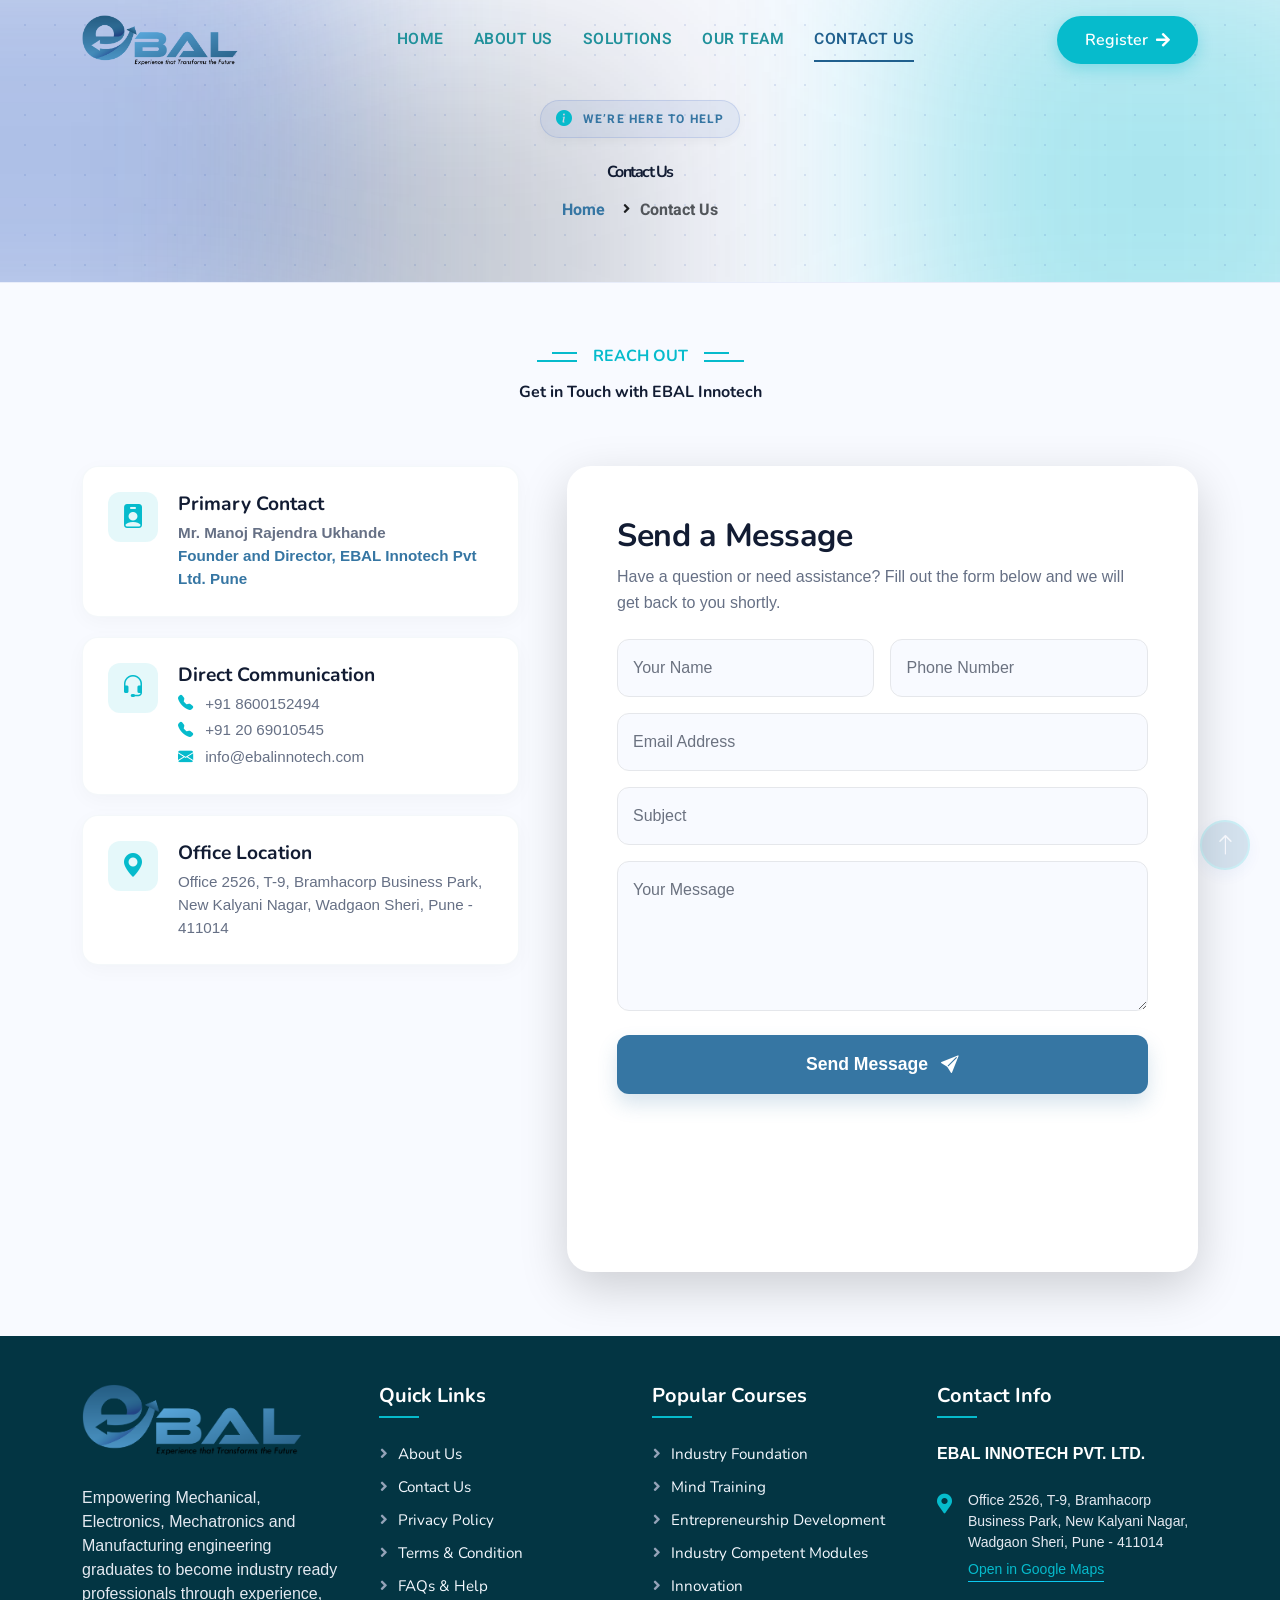
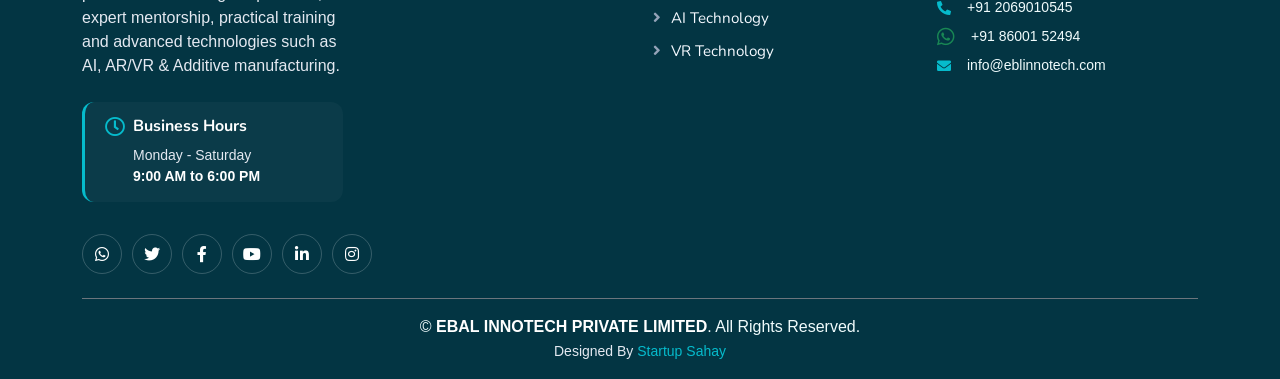
<file: contactus.html>
<!doctype html>
<html lang="en">
  <head>
    <meta charset="utf-8" />
    <title>EBAL Innotech</title>
    <link
      rel="icon"
      type="image/png"
      sizes="60x60"
      href="./img/faviconlogo.jpeg"
    />
    <meta content="width=device-width, initial-scale=1.0" name="viewport" />
    <meta content="" name="keywords" />
    <meta content="" name="description" />

    <!-- Favicon -->
    <link href="img/favicon.ico" rel="icon" />

    <!-- Google Web Fonts -->
    <link rel="preconnect" href="https://fonts.googleapis.com" />
    <link rel="preconnect" href="https://fonts.gstatic.com" crossorigin />
    <link
      href="https://fonts.googleapis.com/css2?family=Heebo:wght@400;500;600&family=Nunito:wght@600;700;800&display=swap"
      rel="stylesheet"
    />

    <!-- Icon Font Stylesheet -->
    <link
      href="https://cdnjs.cloudflare.com/ajax/libs/font-awesome/5.10.0/css/all.min.css"
      rel="stylesheet"
    />
    <link
      href="https://cdn.jsdelivr.net/npm/bootstrap-icons@1.4.1/font/bootstrap-icons.css"
      rel="stylesheet"
    />

    <!-- Libraries Stylesheet -->
    <link href="lib/animate/animate.min.css" rel="stylesheet" />
    <link href="lib/owlcarousel/assets/owl.carousel.min.css" rel="stylesheet" />

    <!-- Customized Bootstrap Stylesheet -->
    <link href="css/bootstrap.min.css" rel="stylesheet" />

    <!-- Template Stylesheet -->
    <link href="css/style.css" rel="stylesheet" />
    <link href="css/course.css" rel="stylesheet" />
    <style>
      /* =========================================
   EBAL CONTACT US PAGE (Safely Scoped)
   ========================================= */

      .ebal-contact-page {
        background-color: #f8faff; /* Very soft background to contrast white cards */
        font-family: "Segoe UI", Roboto, "Helvetica Neue", sans-serif;
        overflow-x: hidden;
      }
      .py-5 {
        padding-top: 2rem !important;
        padding-bottom: 2rem !important;
      }

      /* Color Overrides */
      .ebal-contact-page .text-primary-cyan {
        color: var(--primary-cyan, #06bbcc) !important;
      }
      .ebal-contact-page .text-primary-blue {
        color: var(--primary-blue, #3676a3) !important;
      }
      .ebal-contact-page .text-dark-blue {
        color: #121c33 !important;
      }

      /* Double Line Heading */
      .ebal-contact-page .ebal-double-line-heading {
        display: flex;
        align-items: center;
      }
      .ebal-contact-page .ebal-double-line-heading .line {
        position: relative;
        width: 40px;
        height: 10px;
      }
      .ebal-contact-page .ebal-double-line-heading .left-line,
      .ebal-contact-page .ebal-double-line-heading .right-line {
        border-top: 2px solid var(--primary-cyan, #06bbcc);
        border-bottom: 2px solid var(--primary-cyan, #06bbcc);
      }
      .ebal-contact-page .ebal-double-line-heading .left-line::before,
      .ebal-contact-page .ebal-double-line-heading .right-line::before {
        content: "";
        position: absolute;
        top: -2px;
        width: 15px;
        height: 4px;
        background-color: #f8faff;
      }
      .ebal-contact-page .ebal-double-line-heading .left-line::before {
        left: 0;
      }
      .ebal-contact-page .ebal-double-line-heading .right-line::before {
        right: 0;
      }

      /* --- LEFT SIDE: CONTACT INFO CARDS --- */
      .contact-info-card {
        display: flex;
        align-items: flex-start;
        background-color: #ffffff;
        padding: 25px;
        border-radius: 16px;
        margin-bottom: 20px;
        box-shadow: 0 5px 20px rgba(0, 0, 0, 0.03);
        border: 1px solid rgba(54, 118, 163, 0.05);
        transition:
          transform 0.3s ease,
          box-shadow 0.3s ease;
      }

      .contact-info-card:hover {
        transform: translateX(5px);
        box-shadow: 0 10px 25px rgba(54, 118, 163, 0.08);
      }

      .contact-info-card .ci-icon {
        width: 50px;
        height: 50px;
        background-color: rgba(6, 187, 204, 0.1);
        color: var(--primary-cyan, #06bbcc);
        border-radius: 12px;
        display: flex;
        justify-content: center;
        align-items: center;
        font-size: 1.5rem;
        margin-right: 20px;
        flex-shrink: 0;
      }

      /* Map Wrapper */
      .contact-map-wrapper {
        border-radius: 16px;
        overflow: hidden; /* Ensures the iframe respects the rounded corners */
        border: 4px solid #ffffff;
        background-color: #ffffff;
      }

      /* --- RIGHT SIDE: CONTACT FORM --- */
      .contact-form-wrapper {
        background-color: #ffffff;
        padding: 50px;
        border-radius: 24px;
        height: 100%;
      }

      /* Form Input Styling */
      .ebal-form-floating > .form-control {
        background-color: #f8faff;
        border: 1px solid #e5e7eb;
        border-radius: 12px;
        color: #121c33;
        transition: all 0.3s ease;
      }

      .ebal-form-floating > .form-control:focus {
        background-color: #ffffff;
        border-color: var(--primary-cyan, #06bbcc);
        box-shadow: 0 0 0 4px rgba(6, 187, 204, 0.15); /* Glowing cyan ring */
      }

      /* Label adjustments for floating inputs */
      .ebal-form-floating > label {
        color: #6b7280;
        padding-left: 15px;
      }
      .ebal-form-floating > .form-control:focus ~ label,
      .ebal-form-floating > .form-control:not(:placeholder-shown) ~ label {
        color: var(--primary-blue, #3676a3);
        font-weight: 600;
      }

      /* Submit Button */
      .btn-contact-submit {
        background-color: var(--primary-blue, #3676a3);
        color: #ffffff;
        border: none;
        border-radius: 12px;
        font-size: 1.1rem;
        font-weight: 700;
        transition: all 0.3s ease;
        box-shadow: 0 10px 20px rgba(54, 118, 163, 0.2);
      }

      .btn-contact-submit:hover {
        background-color: var(--primary-cyan, #06bbcc);
        color: #ffffff;
        transform: translateY(-3px);
        box-shadow: 0 15px 25px rgba(6, 187, 204, 0.3);
      }
      /* --- FIX FOR OVERSIZED CONTACT TYPOGRAPHY --- */

      /* Left Side: Contact Info Card Headings */
      .contact-info-card .ci-text h5 {
        font-size: 1.2rem !important; /* Scales down the massive headings */
        letter-spacing: 0;
        margin-bottom: 6px !important;
      }

      /* Left Side: Contact Info Paragraphs */
      .contact-info-card .ci-text p {
        font-size: 0.95rem !important;
        line-height: 1.5;
      }

      /* Right Side: Form Main Heading */
      .contact-form-wrapper h3 {
        font-size: 2rem !important; /* Prevents the heading from being too gigantic */
        letter-spacing: -0.5px;
      }

      /* Right Side: Form Subtitle */
      .contact-form-wrapper p.text-muted {
        font-size: 1rem !important;
        line-height: 1.6;
      }
      /* =========================================
   RESPONSIVE ADJUSTMENTS
   ========================================= */

      @media (max-width: 1199px) {
        .contact-form-wrapper {
          padding: 40px 30px;
        }
      }

      @media (max-width: 991.98px) {
        .ebal-contact-page .display-6 {
          font-size: 2.5rem;
        }
        .contact-form-wrapper {
          margin-top: 20px;
        }
      }

      @media (max-width: 767.98px) {
        .ebal-contact-page .display-6 {
          font-size: 2rem;
        }
        .contact-form-wrapper {
          padding: 30px 20px;
          border-radius: 16px;
        }
        .contact-info-card {
          flex-direction: column;
          text-align: center;
          align-items: center;
        }
        .contact-info-card .ci-icon {
          margin-right: 0;
          margin-bottom: 15px;
        }
      }
      .mt-5 {
        margin-top: 0rem !important;
      }
    </style>
  </head>

  <body>
    <!-- Spinner Start -->
    <div
      id="spinner"
      class="show bg-white position-fixed translate-middle w-100 vh-100 top-50 start-50 d-flex align-items-center justify-content-center"
    >
      <div
        class="spinner-border text-primary"
        style="width: 3rem; height: 3rem"
        role="status"
      >
        <span class="sr-only">Loading...</span>
      </div>
    </div>
    <!-- Spinner End -->

    <!-- Navbar Start -->
    <nav class="navbar navbar-expand-lg ebal-navbar fixed-top">
      <div class="container">
        <a href="index" class="navbar-brand d-flex align-items-center">
          <img
            src="img/EBAL INNOTECH FINAL_LOGO.png"
            alt="EBAL Logo"
            style="height: 50px"
          />
        </a>

        <button
          type="button"
          class="navbar-toggler"
          data-bs-toggle="collapse"
          data-bs-target="#navbarCollapse"
        >
          <span class="navbar-toggler-icon"></span>
        </button>

        <div class="collapse navbar-collapse" id="navbarCollapse">
          <div class="navbar-nav mx-auto">
            <a href="index" class="nav-item nav-link">Home</a>
            <a href="about" class="nav-item nav-link">About Us</a>
            <div class="nav-item dropdown">
              <a href="solution" class="nav-link">Solutions</a>
              <!-- <div class="dropdown-menu fade-down m-0">
                        <a href="training.html" class="dropdown-item">Industrial Training</a>
                        <a href="tech.html" class="dropdown-item">Advanced Tech</a>
                        <a href="mentorship.html" class="dropdown-item">Mentorship</a>
                    </div> -->
            </div>
            <a href="team" class="nav-item nav-link">Our Team</a>
            <a href="contactus" class="nav-item nav-link active"
              >Contact Us</a
            >
          </div>

          <div
            class="mt-4 mt-lg-0 mb-3 mb-lg-0 d-flex justify-content-center justify-content-lg-end"
          >
            <a
              href="https://experts.ebalinnotech.com/l/eecb7ab9f0"
              class="btn btn-nav-action rounded-pill"
            >
              Register <i class="fa fa-arrow-right ms-2"></i>
            </a>
          </div>
        </div>
      </div>
    </nav>
    <!-- Navbar End -->

    <!-- Header Start -->
    <div class="ebal-inner-header">
      <div class="tech-orb orb-primary"></div>
      <div class="tech-orb orb-cyan"></div>
      <div class="tech-orb orb-accent"></div>

      <div class="grid-overlay"></div>

      <div class="container position-relative z-index-2">
        <div class="row justify-content-center">
          <div class="col-lg-10 text-center">
            <div class="mb-4" style="margin-top: 40px">
              <span class="ebal-badge-clean">
                <i class="bi bi-info-circle-fill"></i> We’re here to help
              </span>
            </div>

            <h1
              class="display-3 fw-bold text-dark-blue animated slideInDown mb-3"
            >
              Contact Us
            </h1>

            <nav aria-label="breadcrumb">
              <ol
                class="breadcrumb justify-content-center bg-transparent p-0 m-0 animated slideInUp"
              >
                <li class="breadcrumb-item">
                  <a
                    class="text-primary-blue text-decoration-none fw-bold"
                    href="index"
                    >Home</a
                  >
                </li>
                <li
                  class="breadcrumb-item text-black fw-bold"
                  aria-current="page"
                >
                  Contact Us
                </li>
              </ol>
            </nav>
          </div>
        </div>
      </div>
    </div>
    <!-- Header End -->

    <section class="ebal-contact-page py-5">
      <div class="container py-5">
        <div class="row justify-content-center text-center mb-5 pb-3">
          <div class="col-lg-8 wow fadeInUp" data-wow-delay="0.1s">
            <div class="ebal-double-line-heading justify-content-center mb-3">
              <span class="line left-line"></span>
              <h6
                class="text-primary-cyan px-3 mb-0 text-uppercase fw-bold letter-spacing-1"
              >
                Reach Out
              </h6>
              <span class="line right-line"></span>
            </div>
            <h2 class="display-6 fw-bold text-dark-blue mb-0">
              Get in Touch with EBAL Innotech
            </h2>
          </div>
        </div>

        <div class="row g-5">
          <div class="col-lg-5 wow fadeInLeft" data-wow-delay="0.3s">
            <div class="contact-info-card">
              <div class="ci-icon">
                <i class="bi bi-person-badge-fill"></i>
              </div>
              <div class="ci-text">
                <h5 class="fw-bold text-dark-blue mb-1">Primary Contact</h5>
                <p class="mb-0 text-muted fw-medium">
                  Mr. Manoj Rajendra Ukhande
                </p>
                <p class="mb-0 small text-primary-blue fw-bold">
                  Founder and Director, EBAL Innotech Pvt Ltd. Pune 

                </p>
              </div>
            </div>

            <div class="contact-info-card">
              <div class="ci-icon">
                <i class="bi bi-headset"></i>
              </div>
              <div class="ci-text">
                <h5 class="fw-bold text-dark-blue mb-1">
                  Direct Communication
                </h5>

                <p class="mb-1 text-muted">
                  <i class="bi bi-telephone-fill text-primary-cyan me-2"></i>
                  +91 8600152494
                </p>
                <p class="mb-1 text-muted">
                  <i class="bi bi-telephone-fill text-primary-cyan me-2"></i>
                  +91 20 69010545
                </p>
                <p class="mb-0 text-muted">
                  <i class="bi bi-envelope-fill text-primary-cyan me-2"></i>
                  info@ebalinnotech.com
                </p>
              </div>
            </div>

            <div class="contact-info-card">
              <div class="ci-icon">
                <i class="bi bi-geo-alt-fill"></i>
              </div>
              <div class="ci-text">
                <h5 class="fw-bold text-dark-blue mb-1">Office Location</h5>
                <p class="mb-0 text-muted">
                  Office 2526, T-9, Bramhacorp Business Park, New Kalyani Nagar,
                  Wadgaon Sheri, Pune - 411014
                </p>
              </div>
            </div>

            <iframe
              src="https://maps.google.com/maps?q=Bramhacorp%20Business%20Park,%20Wadgaon%20Sheri,%20Pune&t=&z=15&ie=UTF8&iwloc=&output=embed"
              width="100%"
              height="280"
              style="border: 0"
              allowfullscreen=""
              loading="lazy"
              referrerpolicy="no-referrer-when-downgrade"
            >
            </iframe>
          </div>

          <div class="col-lg-7 wow fadeInRight" data-wow-delay="0.5s">
            <div class="contact-form-wrapper shadow-lg">
              <h3 class="fw-bold text-dark-blue mb-2">Send a Message</h3>
              <p class="text-muted mb-4">
                Have a question or need assistance? Fill out the form below and
                we will get back to you shortly.
              </p>

              <form>
                <div class="row g-3">
                  <div class="col-md-6">
                    <div class="form-floating ebal-form-floating">
                      <input
                        type="text"
                        class="form-control"
                        id="contactName"
                        placeholder="Your Name"
                        required
                      />
                      <label for="contactName">Your Name</label>
                    </div>
                  </div>

                  <div class="col-md-6">
                    <div class="form-floating ebal-form-floating">
                      <input
                        type="tel"
                        class="form-control"
                        id="contactPhone"
                        placeholder="Phone Number"
                        required
                      />
                      <label for="contactPhone">Phone Number</label>
                    </div>
                  </div>

                  <div class="col-12">
                    <div class="form-floating ebal-form-floating">
                      <input
                        type="email"
                        class="form-control"
                        id="contactEmail"
                        placeholder="Email Address"
                        required
                      />
                      <label for="contactEmail">Email Address</label>
                    </div>
                  </div>

                  <div class="col-12">
                    <div class="form-floating ebal-form-floating">
                      <input
                        type="text"
                        class="form-control"
                        id="contactSubject"
                        placeholder="Subject"
                        required
                      />
                      <label for="contactSubject">Subject</label>
                    </div>
                  </div>

                  <div class="col-12">
                    <div class="form-floating ebal-form-floating">
                      <textarea
                        class="form-control"
                        placeholder="Leave a message here"
                        id="contactMessage"
                        style="height: 150px"
                        required
                      ></textarea>
                      <label for="contactMessage">Your Message</label>
                    </div>
                  </div>

                  <div class="col-12 mt-4">
                    <button class="btn-contact-submit w-100 py-3" type="submit">
                      Send Message <i class="bi bi-send-fill ms-2"></i>
                    </button>
                  </div>
                </div>
              </form>
            </div>
          </div>
        </div>
      </div>
    </section>

    <!-- Footer Start -->
         <div
      class="container-fluid ebal-footer text-light pt-4 mt-5 wow fadeIn"
      data-wow-delay="0.1s"
    >
      <div class="container py-4">
        <div class="row g-4 justify-content-between">
          <div class="col-lg-3 col-md-6">
            <a href="#" class="d-inline-block mb-4">
              <img
                src="./img/EBAL INNOTECH FINAL_LOGO.png"
                alt="EBAL Innotech Logo"
                class="footer-brand-logo"
              />
            </a>
            <p class="mb-4 text-light-muted lh-base">
              Empowering Mechanical, Electronics, Mechatronics and Manufacturing engineering graduates to become industry ready professionals through experience, expert mentorship, practical training and advanced technologies such as AI, AR/VR & Additive manufacturing.
            </p>

            <div class="footer-working-hours mb-4">
              <h6 class="text-white mb-2 d-flex align-items-center">
                <i class="far fa-clock text-primary-cyan me-2 fs-5"></i>
                Business Hours
              </h6>
              <p class="mb-0 text-light-muted ms-4 ps-1 small">
                Monday - Saturday
              </p>
              <p class="mb-0 fw-bold text-white ms-4 ps-1 small">
                9:00 AM to 6:00 PM
              </p>
            </div>

            <div class="d-flex pt-2">
             <a
  class="btn btn-outline-light btn-social"
  href="https://wa.me/918600152494?text=Hello!%20I%20am%20interested%20in%20learning%20more%20about%20your%20courses,%20training%20programs,%20and%20career%20guidance%20services.%20Please%20share%20the%20details."
  target="_blank"
>
  <i class="fab fa-whatsapp"></i>
</a>
              <a
                class="btn btn-outline-light btn-social"
                href="https://x.com/EBAL_INNOTECH"
                ><i class="fab fa-twitter"></i
              ></a>
              <a
                class="btn btn-outline-light btn-social"
                href="https://www.facebook.com/share/1BfwyjobmN/"
                ><i class="fab fa-facebook-f"></i
              ></a>
              <a
                class="btn btn-outline-light btn-social"
                href="https://youtube.com/@ebal_innotech_pvt_ltd"
                ><i class="fab fa-youtube"></i
              ></a>
              <a
                class="btn btn-outline-light btn-social"
                href="https://www.linkedin.com/company/ebalinnotech-pvt-ltd/"
                ><i class="fab fa-linkedin-in"></i
              ></a>
              <a
  class="btn btn-outline-light btn-social"
  href="https://www.instagram.com/ebalinnotechpvtltd?igsh=MXM1bjJ3bnVsdGYxNA=="
  target="_blank"
>
  <i class="fab fa-instagram"></i>
</a>
            </div>
          </div>

          <div class="col-lg-3 col-md-6 ps-lg-4">
            <h5 class="text-white mb-4 footer-heading">Quick Links</h5>
            <a class="btn btn-link" href="about">About Us</a>
            <a class="btn btn-link" href="contactus">Contact Us</a>
            <a class="btn btn-link" href="privacy">Privacy Policy</a>
            <a class="btn btn-link" href="terms">Terms & Condition</a>
            <a class="btn btn-link" href="help">FAQs & Help</a>
          </div>

          <div class="col-lg-3 col-md-6">
            <h5 class="text-white mb-4 footer-heading">Popular Courses</h5>
            <a class="btn btn-link" href="solution">Industry foundation </a>
            <a class="btn btn-link" href="solution">Mind training</a>
            <a class="btn btn-link" href="solution">Entrepreneurship development </a>
            <a class="btn btn-link" href="solution">Industry competent modules</a>
            <a class="btn btn-link" href="solution">Innovation</a>
            <a class="btn btn-link" href="solution">AI Technology</a>
            <a class="btn btn-link" href="solution">VR Technology</a>
          </div>

          <div class="col-lg-3 col-md-6">
            <h5 class="text-white mb-4 footer-heading">Contact Info</h5>

            <div class="mb-4">
              <p class="mb-0 fw-bold text-white fs-6">
                EBAL INNOTECH PVT. LTD.
              </p>
              <!-- <p class="small text-primary-cyan mb-0">Director, EBAL Innotech Pvt. Ltd.</p> -->
            </div>

            <div class="d-flex mb-3">
              <i
                class="fa fa-map-marker-alt mt-1 me-3 text-primary-cyan fs-5"
              ></i>
              <div>
                <p class="mb-1 text-light-muted small">
                  Office 2526, T-9, Bramhacorp Business Park, New Kalyani Nagar,
                  Wadgaon Sheri, Pune - 411014
                </p>
                <a
                  href="https://maps.app.goo.gl/3JgLbVy4usqV2DMDA"
                  target="_blank"
                  class="text-primary-cyan small border-bottom border-info text-decoration-none pb-1"
                  >Open in Google Maps</a
                >
              </div>
            </div>

            <p class="mb-2 d-flex align-items-center small">
              <i class="fa fa-phone-alt me-3 text-primary-cyan"></i> +91
              2069010545
            </p>
            <p class="mb-2 d-flex align-items-center small">
              <i class="fab fa-whatsapp me-3 text-success fs-5"></i>
              <a
                href="https://wa.me/918600152494"
                target="_blank"
                class="text-decoration-none text-light"
              >
                +91 86001 52494
              </a>
            </p>
            <p class="mb-2 d-flex align-items-center small">
              <i class="fa fa-envelope me-3 text-primary-cyan"></i>
              <a
                href="mailto:info@eblinnotech.com"
                class="text-decoration-none text-light"
              >
                info@eblinnotech.com
              </a>
            </p>
          </div>
        </div>
      </div>

      <div class="container">
        <div class="copyright border-top border-secondary pt-3 pb-3">
          <div class="row align-items-center">
            <div class="col-12 text-center">
              &copy;
              <a class="text-white fw-bold text-decoration-none" href="#"
                >EBAL INNOTECH PRIVATE LIMITED</a
              >. All Rights Reserved. <br /><span class="small text-light-muted"
                >Designed By
                <a
                  class="text-primary-cyan text-decoration-none"
                  href="https://www.startupsahay.com/"
                  target="_blank"
                  >Startup Sahay</a
                ></span
              >
            </div>
          </div>
        </div>
      </div>
    </div>
    <!-- Footer End -->

    <!-- Back to Top -->
    <a href="#" class="btn btn-lg btn-primary btn-lg-square back-to-top"
      ><i class="bi bi-arrow-up"></i
    ></a>

    <!-- JavaScript Libraries -->
    <script src="https://code.jquery.com/jquery-3.4.1.min.js"></script>
    <script src="https://cdn.jsdelivr.net/npm/bootstrap@5.0.0/dist/js/bootstrap.bundle.min.js"></script>
    <script src="lib/wow/wow.min.js"></script>
    <script src="lib/easing/easing.min.js"></script>
    <script src="lib/waypoints/waypoints.min.js"></script>
    <script src="lib/owlcarousel/owl.carousel.min.js"></script>

    <!-- Template Javascript -->
    <script src="js/main.js"></script>
  </body>
</html>
</file>
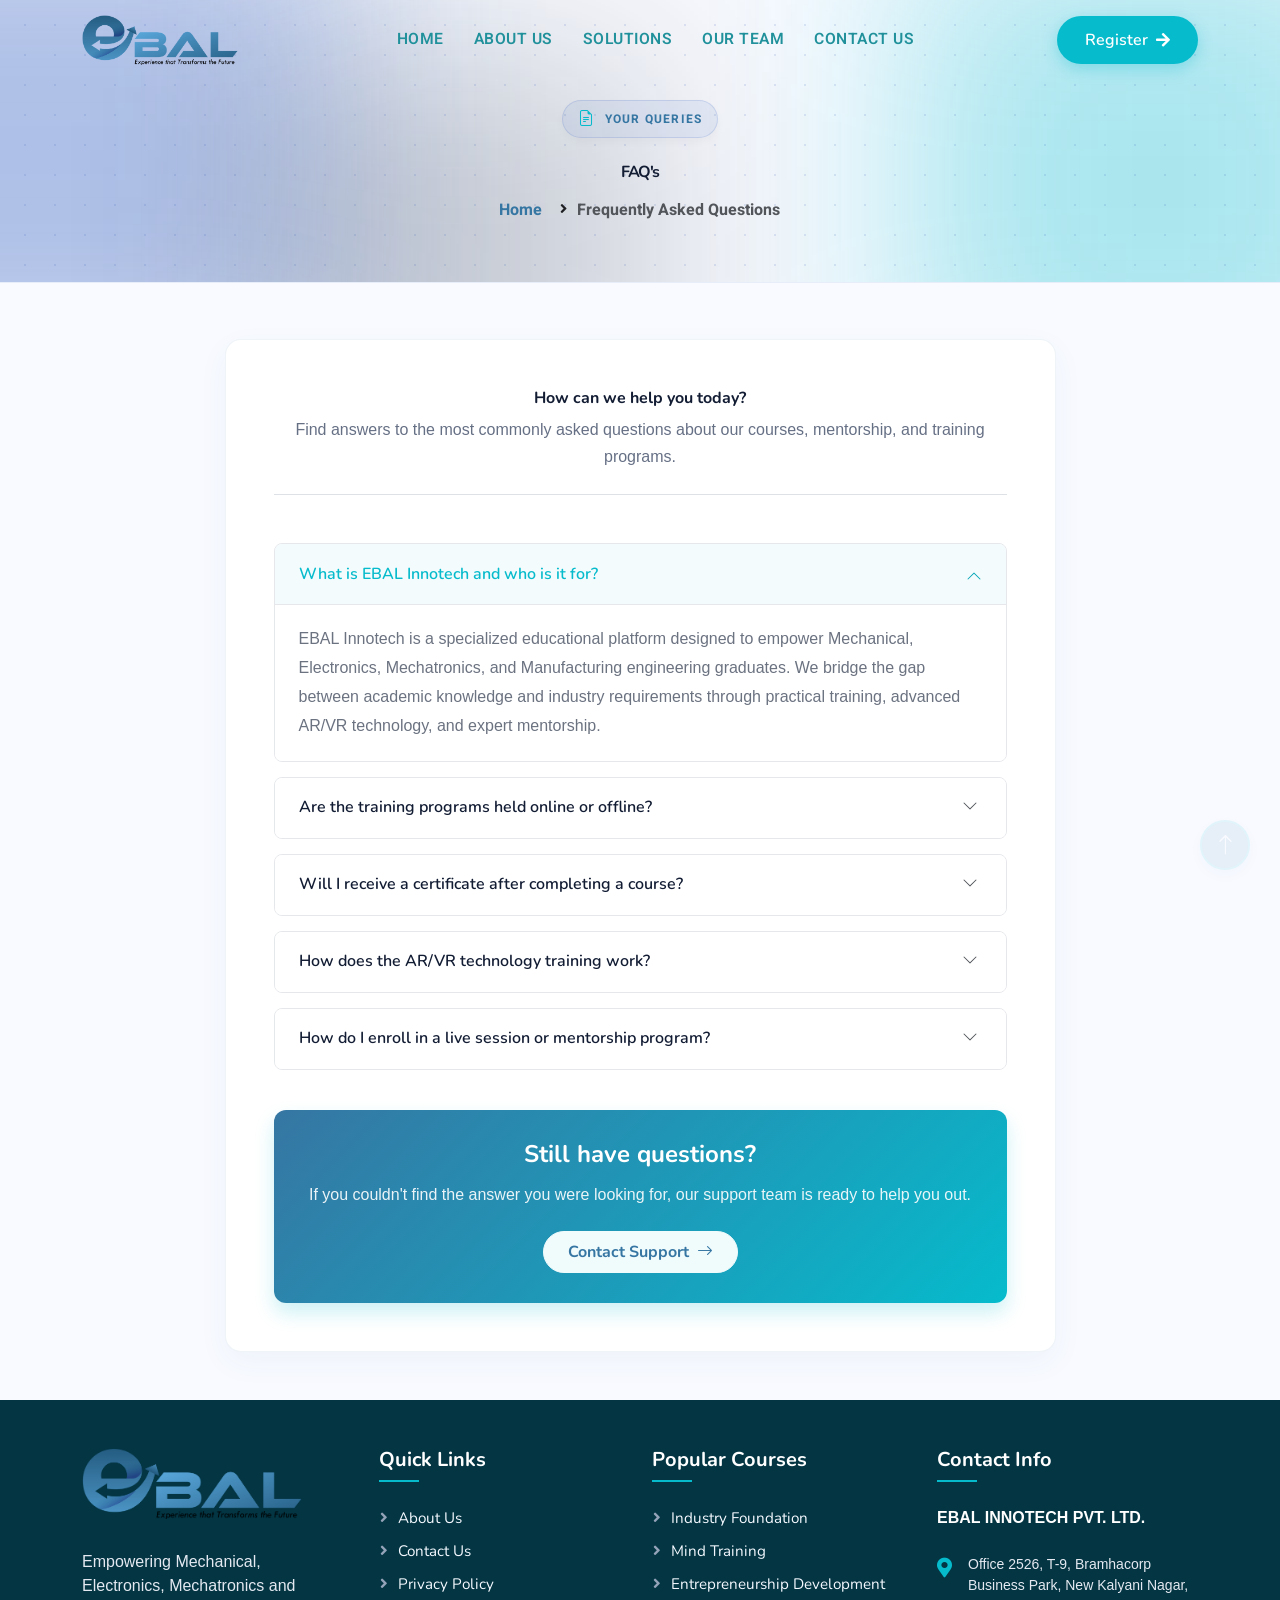
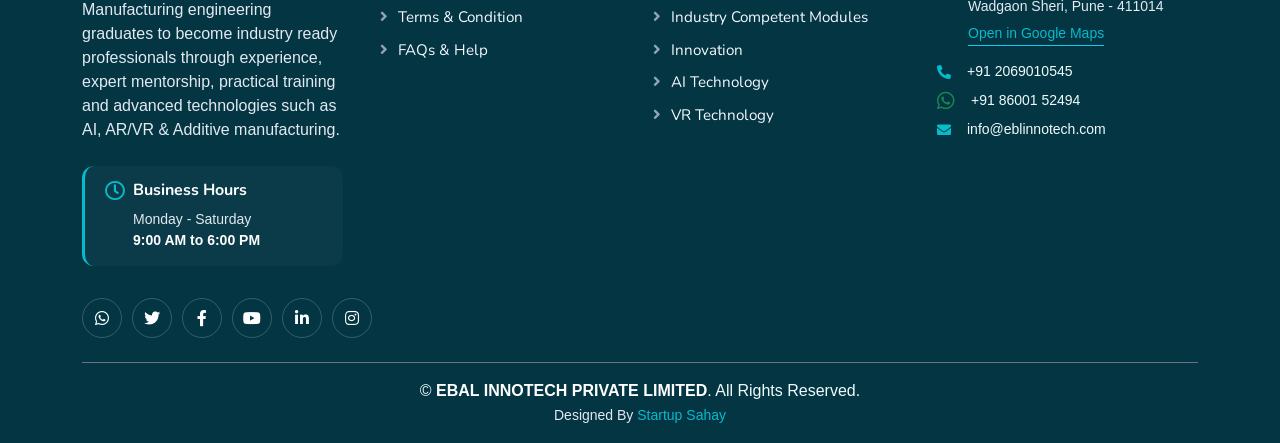
<file: help.html>
<!doctype html>
<html lang="en">
  <head>
    <meta charset="utf-8" />
    <title>FAQ & HELP - EBAL Innotech</title>
    <link rel="icon" type="image/png" sizes="60x60" href="./img/faviconlogo.jpeg" />
    <meta content="width=device-width, initial-scale=1.0" name="viewport" />
    <meta content="EBAL Innotech Terms and Conditions" name="keywords" />
    <meta content="Terms and Conditions for EBAL Innotech educational services and website." name="description" />

    <!-- Google Web Fonts -->
    <link rel="preconnect" href="https://fonts.googleapis.com" />
    <link rel="preconnect" href="https://fonts.gstatic.com" crossorigin />
    <link href="https://fonts.googleapis.com/css2?family=Heebo:wght@400;500;600&family=Nunito:wght@600;700;800&display=swap" rel="stylesheet" />

    <!-- Icon Font Stylesheet -->
    <link href="https://cdnjs.cloudflare.com/ajax/libs/font-awesome/5.10.0/css/all.min.css" rel="stylesheet" />
    <link href="https://cdn.jsdelivr.net/npm/bootstrap-icons@1.4.1/font/bootstrap-icons.css" rel="stylesheet" />

    <!-- Libraries Stylesheet -->
    <link href="lib/animate/animate.min.css" rel="stylesheet" />
    <link href="lib/owlcarousel/assets/owl.carousel.min.css" rel="stylesheet" />

    <!-- Customized Bootstrap Stylesheet -->
    <link href="css/bootstrap.min.css" rel="stylesheet" />

    <!-- Template Stylesheet -->
    <link href="css/style.css" rel="stylesheet" />
    <link href="css/course.css" rel="stylesheet" />
    
    <style>
        /* =========================================
   EBAL FAQ & HELP PAGE CSS
========================================= */
.ebal-faq-page {
  background-color: #f8faff;
  font-family: "Segoe UI", Roboto, "Helvetica Neue", sans-serif;
}

.faq-container {
  background-color: #ffffff;
  border-radius: 16px;
  box-shadow: 0 10px 30px rgba(54, 118, 163, 0.05);
  border: 1px solid rgba(54, 118, 163, 0.08);
}

/* Custom Accordion Styling */
.ebal-accordion .accordion-item {
  border: 1px solid #e5e7eb;
  border-radius: 8px !important;
  margin-bottom: 15px;
  overflow: hidden;
  background-color: #ffffff;
}

.ebal-accordion .accordion-button {
  font-weight: 600;
  color: #121c33;
  background-color: #ffffff;
  padding: 1.25rem 1.5rem;
  box-shadow: none !important;
}

.ebal-accordion .accordion-button:not(.collapsed) {
  color: #06bbcc;
  background-color: #f4fbfc;
}

.ebal-accordion .accordion-button::after {
  background-size: 1rem;
}

.ebal-accordion .accordion-body {
  color: #6b7280;
  line-height: 1.8;
  padding: 1.25rem 1.5rem;
  background-color: #ffffff;
  border-top: 1px solid #e5e7eb;
}

/* Help Support Box */
.help-contact-box {
  background: linear-gradient(135deg, #3676a3 0%, #06bbcc 100%);
  border-radius: 12px;
  color: white;
  padding: 30px;
  text-align: center;
  margin-top: 40px;
  box-shadow: 0 10px 20px rgba(6, 187, 204, 0.2);
}

.help-contact-box h4 {
  color: white;
  font-weight: 700;
  margin-bottom: 15px;
}

.text-primary-cyan { color: #06bbcc !important; }
.text-primary-blue { color: #3676a3 !important; }
.text-dark-blue { color: #121c33 !important; }
.mt-5 {
    margin-top: 0rem !important;
}
    </style>
  </head>

  <body>
    <!-- Spinner Start -->
    <div id="spinner" class="show bg-white position-fixed translate-middle w-100 vh-100 top-50 start-50 d-flex align-items-center justify-content-center">
      <div class="spinner-border text-primary" style="width: 3rem; height: 3rem" role="status">
        <span class="sr-only">Loading...</span>
      </div>
    </div>
    <!-- Spinner End -->

    <!-- Navbar Start -->
    <nav class="navbar navbar-expand-lg ebal-navbar fixed-top">
      <div class="container">
        <a href="./" class="navbar-brand d-flex align-items-center">
          <img src="img/EBAL INNOTECH FINAL_LOGO.png" alt="EBAL Logo" style="height: 50px" />
        </a>

        <button type="button" class="navbar-toggler" data-bs-toggle="collapse" data-bs-target="#navbarCollapse">
          <span class="navbar-toggler-icon"></span>
        </button>

        <div class="collapse navbar-collapse" id="navbarCollapse">
          <div class="navbar-nav mx-auto">
            <a href="./" class="nav-item nav-link">Home</a>
            <a href="about" class="nav-item nav-link">About Us</a>
            <a href="solution" class="nav-item nav-link">Solutions</a>
            <a href="team" class="nav-item nav-link">Our Team</a>
            <a href="contactus" class="nav-item nav-link">Contact Us</a>
          </div>

          <div class="mt-4 mt-lg-0 mb-3 mb-lg-0 d-flex justify-content-center justify-content-lg-end">
            <a href="https://experts.ebalinnotech.com/l/eecb7ab9f0" class="btn btn-nav-action rounded-pill">
              Register <i class="fa fa-arrow-right ms-2"></i>
            </a>
          </div>
        </div>
      </div>
    </nav>
    <!-- Navbar End -->

    <!-- Header Start -->
    <div class="ebal-inner-header">
      <div class="tech-orb orb-primary"></div>
      <div class="tech-orb orb-cyan"></div>
      <div class="tech-orb orb-accent"></div>
      <div class="grid-overlay"></div>

      <div class="container position-relative z-index-2">
        <div class="row justify-content-center">
          <div class="col-lg-10 text-center">
            <div class="mb-4" style="margin-top: 40px">
              <span class="ebal-badge-clean">
                <i class="bi bi-file-earmark-text"></i> Your Queries
              </span>
            </div>
            <h1 class="display-3 fw-bold text-dark-blue animated slideInDown mb-3">
              FAQ's
            </h1>
            <nav aria-label="breadcrumb">
              <ol class="breadcrumb justify-content-center bg-transparent p-0 m-0 animated slideInUp">
                <li class="breadcrumb-item">
                  <a class="text-primary-blue text-decoration-none fw-bold" href="./">Home</a>
                </li>
                <li class="breadcrumb-item text-black fw-bold" aria-current="page">
                  Frequently Asked Questions
                </li>
              </ol>
            </nav>
          </div>
        </div>
      </div>
    </div>
    <!-- Header End -->

    <!-- Terms Content Start -->
    <section class="ebal-faq-page py-5">
  <div class="container py-4">
    <div class="row justify-content-center">
      <div class="col-lg-9">
        
        <div class="faq-container p-4 p-md-5 wow fadeInUp" data-wow-delay="0.1s">
          
          <div class="text-center border-bottom pb-4 mb-5">
              <h3 class="fw-bold text-dark-blue mb-2">How can we help you today?</h3>
              <p class="text-muted mb-0">Find answers to the most commonly asked questions about our courses, mentorship, and training programs.</p>
          </div>

          <div class="accordion ebal-accordion" id="faqAccordion">
            
            <div class="accordion-item">
              <h2 class="accordion-header" id="headingOne">
                <button class="accordion-button" type="button" data-bs-toggle="collapse" data-bs-target="#collapseOne" aria-expanded="true" aria-controls="collapseOne">
                  What is EBAL Innotech and who is it for?
                </button>
              </h2>
              <div id="collapseOne" class="accordion-collapse collapse show" aria-labelledby="headingOne" data-bs-parent="#faqAccordion">
                <div class="accordion-body">
                  EBAL Innotech is a specialized educational platform designed to empower Mechanical, Electronics, Mechatronics, and Manufacturing engineering graduates. We bridge the gap between academic knowledge and industry requirements through practical training, advanced AR/VR technology, and expert mentorship.
                </div>
              </div>
            </div>

            <div class="accordion-item">
              <h2 class="accordion-header" id="headingTwo">
                <button class="accordion-button collapsed" type="button" data-bs-toggle="collapse" data-bs-target="#collapseTwo" aria-expanded="false" aria-controls="collapseTwo">
                  Are the training programs held online or offline?
                </button>
              </h2>
              <div id="collapseTwo" class="accordion-collapse collapse" aria-labelledby="headingTwo" data-bs-parent="#faqAccordion">
                <div class="accordion-body">
                  We offer a flexible hybrid learning model. Many of our core interactive sessions and mentorship programs are conducted live online, while our specialized AR/VR and hands-on industry competent modules may include in-person practical sessions at our training facilities.
                </div>
              </div>
            </div>

            <div class="accordion-item">
              <h2 class="accordion-header" id="headingThree">
                <button class="accordion-button collapsed" type="button" data-bs-toggle="collapse" data-bs-target="#collapseThree" aria-expanded="false" aria-controls="collapseThree">
                  Will I receive a certificate after completing a course?
                </button>
              </h2>
              <div id="collapseThree" class="accordion-collapse collapse" aria-labelledby="headingThree" data-bs-parent="#faqAccordion">
                <div class="accordion-body">
                  Yes! Upon successful completion of any of our core modules (such as Industry Foundation, VAVE, or Innovation), you will receive an industry-recognized certificate that you can add to your resume and professional profiles to showcase your new skills to employers.
                </div>
              </div>
            </div>

            <div class="accordion-item">
              <h2 class="accordion-header" id="headingFour">
                <button class="accordion-button collapsed" type="button" data-bs-toggle="collapse" data-bs-target="#collapseFour" aria-expanded="false" aria-controls="collapseFour">
                  How does the AR/VR technology training work?
                </button>
              </h2>
              <div id="collapseFour" class="accordion-collapse collapse" aria-labelledby="headingFour" data-bs-parent="#faqAccordion">
                <div class="accordion-body">
                  Our AR/VR modules provide an immersive learning environment where you can interact with virtual machinery and complex engineering systems safely. Once enrolled in a relevant course, you will be provided with specific instructions and platform access details to utilize these advanced training tools.
                </div>
              </div>
            </div>

            <div class="accordion-item">
              <h2 class="accordion-header" id="headingFive">
                <button class="accordion-button collapsed" type="button" data-bs-toggle="collapse" data-bs-target="#collapseFive" aria-expanded="false" aria-controls="collapseFive">
                  How do I enroll in a live session or mentorship program?
                </button>
              </h2>
              <div id="collapseFive" class="accordion-collapse collapse" aria-labelledby="headingFive" data-bs-parent="#faqAccordion">
                <div class="accordion-body">
                  Enrolling is simple. You can click on the "Register" button in our top navigation bar, which will direct you to our dedicated enrollment portal (TagMango). From there, you can view available batches, select your desired course, and complete the secure registration process.
                </div>
              </div>
            </div>

          </div>
          <div class="help-contact-box wow fadeInUp" data-wow-delay="0.3s">
            <h4>Still have questions?</h4>
            <p class="mb-4" style="color: rgba(255, 255, 255, 0.9);">If you couldn't find the answer you were looking for, our support team is ready to help you out.</p>
            <a href="contactus" class="btn btn-light rounded-pill py-2 px-4 fw-bold text-primary-blue">
              Contact Support <i class="bi bi-arrow-right ms-2"></i>
            </a>
          </div>

        </div>
      </div>
    </div>
  </div>
</section>
    <!-- Terms Content End -->

    <!-- Footer Start -->
   <div
      class="container-fluid ebal-footer text-light pt-4 mt-5 wow fadeIn"
      data-wow-delay="0.1s"
    >
      <div class="container py-4">
        <div class="row g-4 justify-content-between">
          <div class="col-lg-3 col-md-6">
            <a href="#" class="d-inline-block mb-4">
              <img
                src="./img/EBAL INNOTECH FINAL_LOGO.png"
                alt="EBAL Innotech Logo"
                class="footer-brand-logo"
              />
            </a>
            <p class="mb-4 text-light-muted lh-base">
              Empowering Mechanical, Electronics, Mechatronics and Manufacturing engineering graduates to become industry ready professionals through experience, expert mentorship, practical training and advanced technologies such as AI, AR/VR & Additive manufacturing.
            </p>

            <div class="footer-working-hours mb-4">
              <h6 class="text-white mb-2 d-flex align-items-center">
                <i class="far fa-clock text-primary-cyan me-2 fs-5"></i>
                Business Hours
              </h6>
              <p class="mb-0 text-light-muted ms-4 ps-1 small">
                Monday - Saturday
              </p>
              <p class="mb-0 fw-bold text-white ms-4 ps-1 small">
                9:00 AM to 6:00 PM
              </p>
            </div>

            <div class="d-flex pt-2">
             <a
  class="btn btn-outline-light btn-social"
  href="https://wa.me/918600152494?text=Hello!%20I%20am%20interested%20in%20learning%20more%20about%20your%20courses,%20training%20programs,%20and%20career%20guidance%20services.%20Please%20share%20the%20details."
  target="_blank"
>
  <i class="fab fa-whatsapp"></i>
</a>
              <a
                class="btn btn-outline-light btn-social"
                href="https://x.com/EBAL_INNOTECH"
                ><i class="fab fa-twitter"></i
              ></a>
              <a
                class="btn btn-outline-light btn-social"
                href="https://www.facebook.com/share/1BfwyjobmN/"
                ><i class="fab fa-facebook-f"></i
              ></a>
              <a
                class="btn btn-outline-light btn-social"
                href="https://youtube.com/@ebal_innotech_pvt_ltd"
                ><i class="fab fa-youtube"></i
              ></a>
              <a
                class="btn btn-outline-light btn-social"
                href="https://www.linkedin.com/company/ebalinnotech-pvt-ltd/"
                ><i class="fab fa-linkedin-in"></i
              ></a>
              <a
  class="btn btn-outline-light btn-social"
  href="https://www.instagram.com/ebalinnotechpvtltd?igsh=MXM1bjJ3bnVsdGYxNA=="
  target="_blank"
>
  <i class="fab fa-instagram"></i>
</a>
            </div>
          </div>

          <div class="col-lg-3 col-md-6 ps-lg-4">
            <h5 class="text-white mb-4 footer-heading">Quick Links</h5>
            <a class="btn btn-link" href="about">About Us</a>
            <a class="btn btn-link" href="contactus">Contact Us</a>
            <a class="btn btn-link" href="privacy">Privacy Policy</a>
            <a class="btn btn-link" href="terms">Terms & Condition</a>
            <a class="btn btn-link" href="help">FAQs & Help</a>
          </div>

          <div class="col-lg-3 col-md-6">
            <h5 class="text-white mb-4 footer-heading">Popular Courses</h5>
            <a class="btn btn-link" href="solution">Industry foundation </a>
            <a class="btn btn-link" href="solution">Mind training</a>
            <a class="btn btn-link" href="solution">Entrepreneurship development </a>
            <a class="btn btn-link" href="solution">Industry competent modules</a>
            <a class="btn btn-link" href="solution">Innovation</a>
            <a class="btn btn-link" href="solution">AI Technology</a>
            <a class="btn btn-link" href="solution">VR Technology</a>
          </div>

          <div class="col-lg-3 col-md-6">
            <h5 class="text-white mb-4 footer-heading">Contact Info</h5>

            <div class="mb-4">
              <p class="mb-0 fw-bold text-white fs-6">
                EBAL INNOTECH PVT. LTD.
              </p>
              <!-- <p class="small text-primary-cyan mb-0">Director, EBAL Innotech Pvt. Ltd.</p> -->
            </div>

            <div class="d-flex mb-3">
              <i
                class="fa fa-map-marker-alt mt-1 me-3 text-primary-cyan fs-5"
              ></i>
              <div>
                <p class="mb-1 text-light-muted small">
                  Office 2526, T-9, Bramhacorp Business Park, New Kalyani Nagar,
                  Wadgaon Sheri, Pune - 411014
                </p>
                <a
                  href="https://maps.app.goo.gl/3JgLbVy4usqV2DMDA"
                  target="_blank"
                  class="text-primary-cyan small border-bottom border-info text-decoration-none pb-1"
                  >Open in Google Maps</a
                >
              </div>
            </div>

            <p class="mb-2 d-flex align-items-center small">
              <i class="fa fa-phone-alt me-3 text-primary-cyan"></i> +91
              2069010545
            </p>
            <p class="mb-2 d-flex align-items-center small">
              <i class="fab fa-whatsapp me-3 text-success fs-5"></i>
              <a
                href="https://wa.me/918600152494"
                target="_blank"
                class="text-decoration-none text-light"
              >
                +91 86001 52494
              </a>
            </p>
            <p class="mb-2 d-flex align-items-center small">
              <i class="fa fa-envelope me-3 text-primary-cyan"></i>
              <a
                href="mailto:info@eblinnotech.com"
                class="text-decoration-none text-light"
              >
                info@eblinnotech.com
              </a>
            </p>
          </div>
        </div>
      </div>

      <div class="container">
        <div class="copyright border-top border-secondary pt-3 pb-3">
          <div class="row align-items-center">
            <div class="col-12 text-center">
              &copy;
              <a class="text-white fw-bold text-decoration-none" href="#"
                >EBAL INNOTECH PRIVATE LIMITED</a
              >. All Rights Reserved. <br /><span class="small text-light-muted"
                >Designed By
                <a
                  class="text-primary-cyan text-decoration-none"
                  href="https://www.startupsahay.com/"
                  target="_blank"
                  >Startup Sahay</a
                ></span
              >
            </div>
          </div>
        </div>
      </div>
    </div>
    <!-- Footer End -->

    <!-- Back to Top -->
    <a href="#" class="btn btn-lg btn-primary btn-lg-square back-to-top"><i class="bi bi-arrow-up"></i></a>

    <!-- JavaScript Libraries -->
    <script src="https://code.jquery.com/jquery-3.4.1.min.js"></script>
    <script src="https://cdn.jsdelivr.net/npm/bootstrap@5.0.0/dist/js/bootstrap.bundle.min.js"></script>
    <script src="lib/wow/wow.min.js"></script>
    <script src="lib/easing/easing.min.js"></script>
    <script src="lib/waypoints/waypoints.min.js"></script>
    <script src="lib/owlcarousel/owl.carousel.min.js"></script>

    <!-- Template Javascript -->
    <script src="js/main.js"></script>
  </body>
</html>
</file>
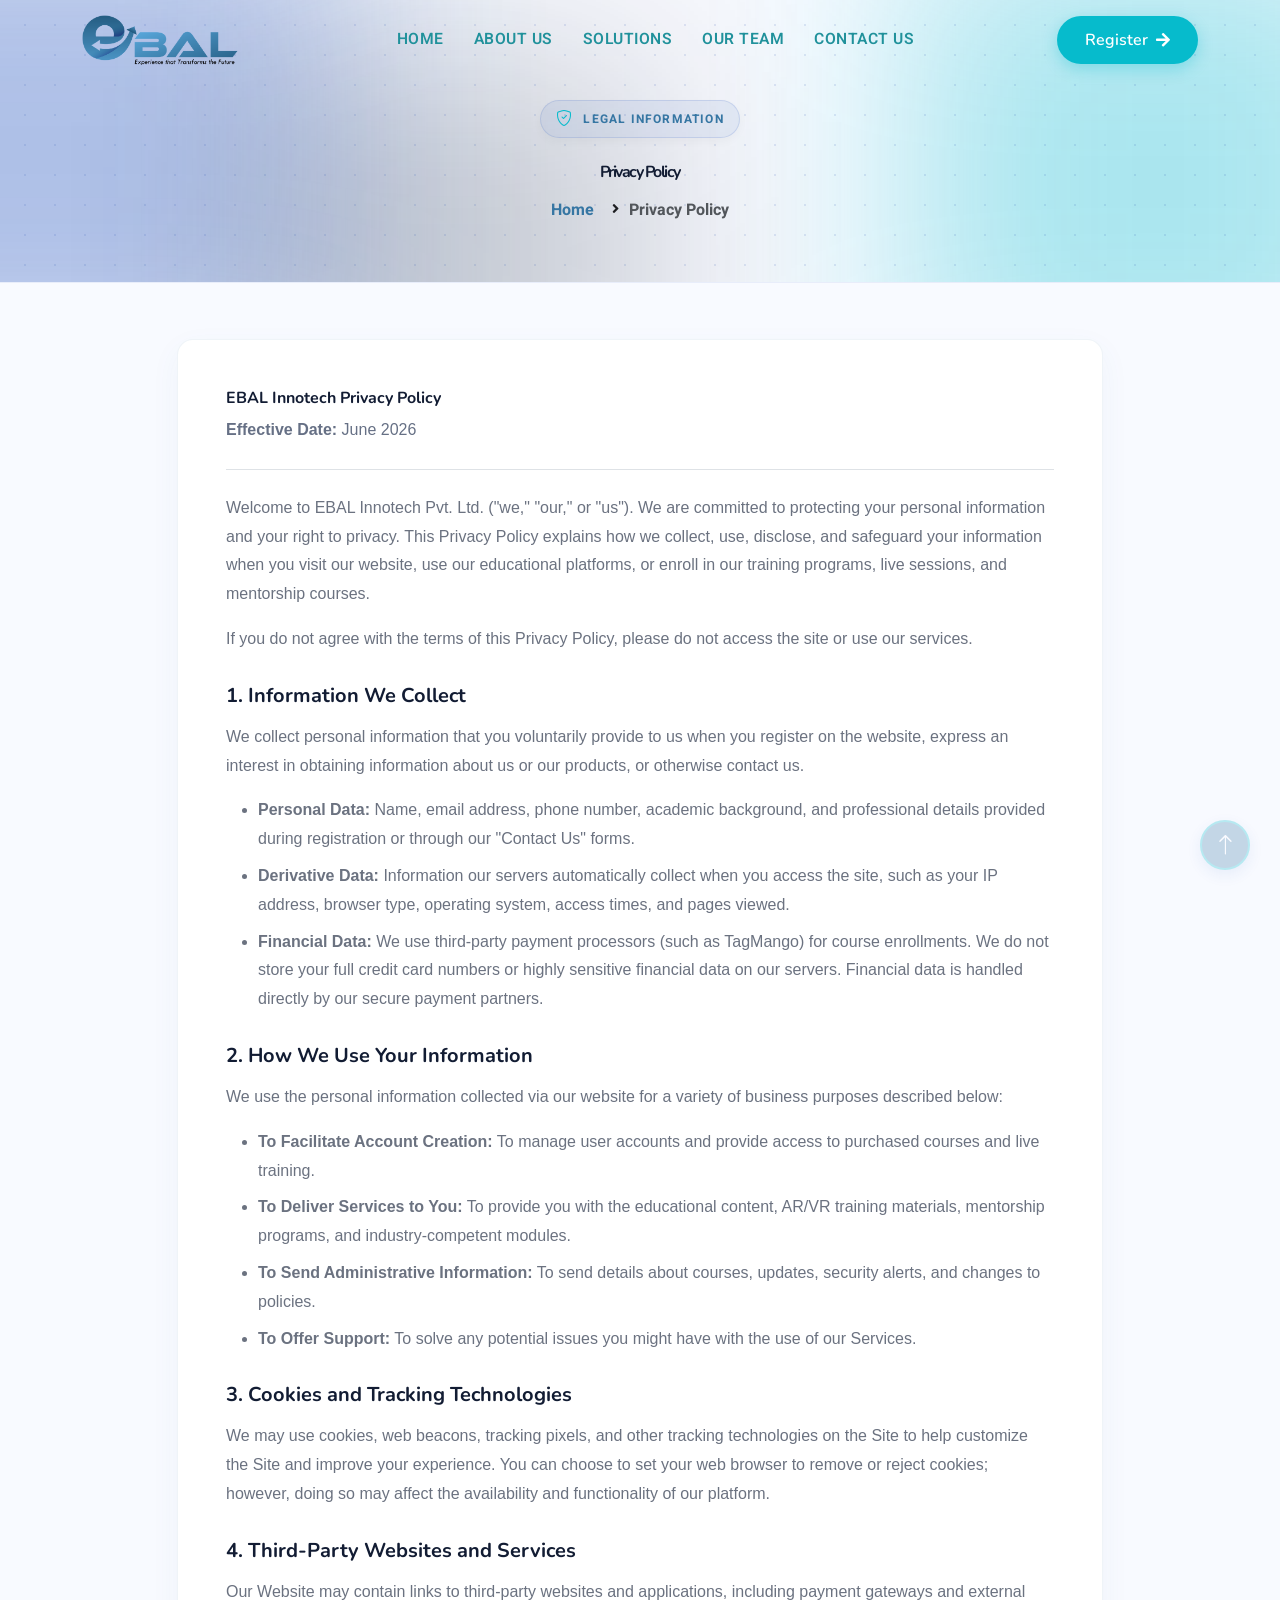
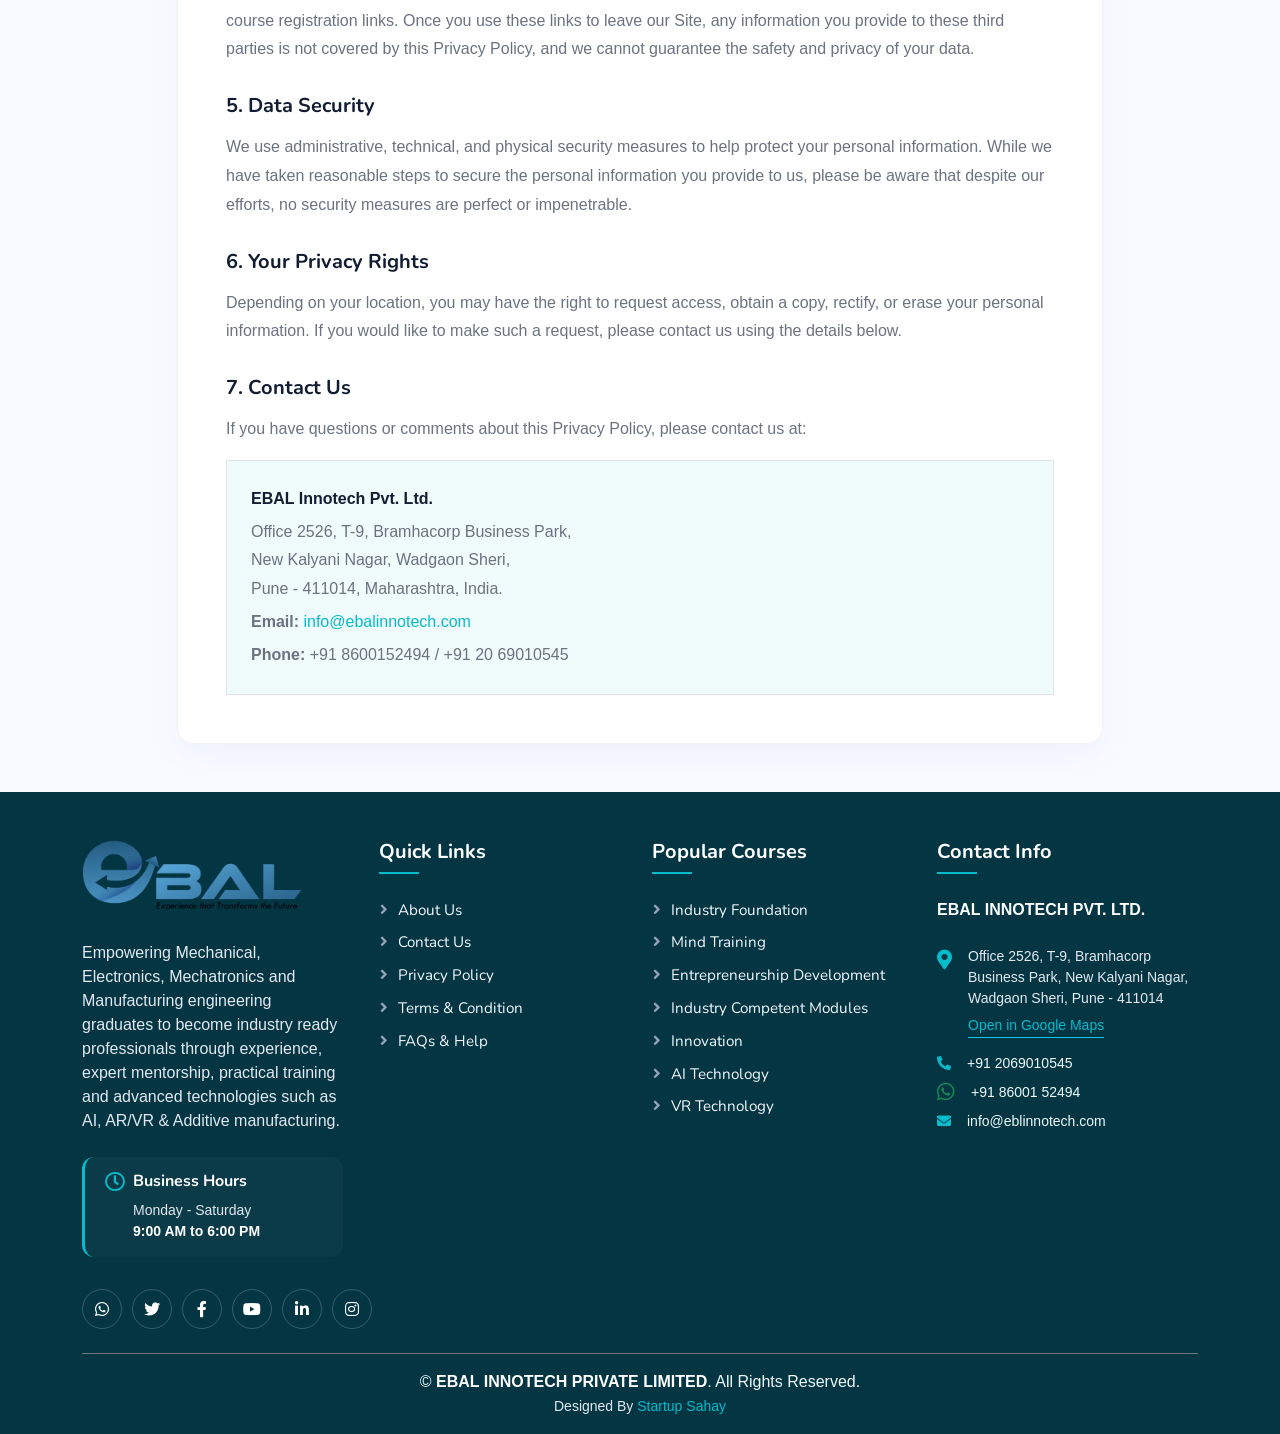
<file: privacy.html>
<!doctype html>
<html lang="en">
  <head>
    <meta charset="utf-8" />
    <title>EBAL Innotech</title>
    <link
      rel="icon"
      type="image/png"
      sizes="60x60"
      href="./img/faviconlogo.jpeg"
    />
    <meta content="width=device-width, initial-scale=1.0" name="viewport" />
    <meta content="" name="keywords" />
    <meta content="" name="description" />

    <!-- Favicon -->
    <link href="img/favicon.ico" rel="icon" />

    <!-- Google Web Fonts -->
    <link rel="preconnect" href="https://fonts.googleapis.com" />
    <link rel="preconnect" href="https://fonts.gstatic.com" crossorigin />
    <link
      href="https://fonts.googleapis.com/css2?family=Heebo:wght@400;500;600&family=Nunito:wght@600;700;800&display=swap"
      rel="stylesheet"
    />

    <!-- Icon Font Stylesheet -->
    <link
      href="https://cdnjs.cloudflare.com/ajax/libs/font-awesome/5.10.0/css/all.min.css"
      rel="stylesheet"
    />
    <link
      href="https://cdn.jsdelivr.net/npm/bootstrap-icons@1.4.1/font/bootstrap-icons.css"
      rel="stylesheet"
    />

    <!-- Libraries Stylesheet -->
    <link href="lib/animate/animate.min.css" rel="stylesheet" />
    <link href="lib/owlcarousel/assets/owl.carousel.min.css" rel="stylesheet" />

    <!-- Customized Bootstrap Stylesheet -->
    <link href="css/bootstrap.min.css" rel="stylesheet" />

    <!-- Template Stylesheet -->
    <link href="css/style.css" rel="stylesheet" />
    <link href="css/course.css" rel="stylesheet" />
   <style>
      /* =========================================
         EBAL PRIVACY POLICY PAGE CSS
      ========================================= */
      .ebal-policy-page {
        background-color: #f8faff;
        font-family: "Segoe UI", Roboto, "Helvetica Neue", sans-serif;
      }
      
      .policy-container {
        background-color: #ffffff;
        border-radius: 16px;
        box-shadow: 0 10px 30px rgba(54, 118, 163, 0.05);
        border: 1px solid rgba(54, 118, 163, 0.08);
      }

      .policy-container h4 {
        color: #121c33;
        font-weight: 700;
        margin-top: 30px;
        margin-bottom: 15px;
        font-size: 1.25rem;
      }

      .policy-container p, .policy-container li {
        color: #6b7280;
        line-height: 1.8;
        font-size: 1rem;
      }

      .policy-container ul {
        margin-bottom: 20px;
      }

      .policy-container li {
        margin-bottom: 8px;
      }
      
      .text-primary-cyan { color: #06bbcc !important; }
      .text-primary-blue { color: #3676a3 !important; }
      .text-dark-blue { color: #121c33 !important; }
      .mt-5 {
    margin-top: 0rem !important;
}
    </style>
  </head>

  <body>
    <!-- Spinner Start -->
    <div
      id="spinner"
      class="show bg-white position-fixed translate-middle w-100 vh-100 top-50 start-50 d-flex align-items-center justify-content-center"
    >
      <div
        class="spinner-border text-primary"
        style="width: 3rem; height: 3rem"
        role="status"
      >
        <span class="sr-only">Loading...</span>
      </div>
    </div>
    <!-- Spinner End -->

    <!-- Navbar Start -->
    <nav class="navbar navbar-expand-lg ebal-navbar fixed-top">
      <div class="container">
        <a href="index" class="navbar-brand d-flex align-items-center">
          <img
            src="img/EBAL INNOTECH FINAL_LOGO.png"
            alt="EBAL Logo"
            style="height: 50px"
          />
        </a>

        <button
          type="button"
          class="navbar-toggler"
          data-bs-toggle="collapse"
          data-bs-target="#navbarCollapse"
        >
          <span class="navbar-toggler-icon"></span>
        </button>

        <div class="collapse navbar-collapse" id="navbarCollapse">
          <div class="navbar-nav mx-auto">
            <a href="index" class="nav-item nav-link">Home</a>
            <a href="about" class="nav-item nav-link">About Us</a>
            <div class="nav-item dropdown">
              <a href="solution" class="nav-link">Solutions</a>
              <!-- <div class="dropdown-menu fade-down m-0">
                        <a href="training.html" class="dropdown-item">Industrial Training</a>
                        <a href="tech.html" class="dropdown-item">Advanced Tech</a>
                        <a href="mentorship.html" class="dropdown-item">Mentorship</a>
                    </div> -->
            </div>
            <a href="team" class="nav-item nav-link">Our Team</a>
            <a href="contactus" class="nav-item nav-link"
              >Contact Us</a
            >
          </div>

          <div
            class="mt-4 mt-lg-0 mb-3 mb-lg-0 d-flex justify-content-center justify-content-lg-end"
          >
            <a
              href="https://experts.ebalinnotech.com/l/eecb7ab9f0"
              class="btn btn-nav-action rounded-pill"
            >
              Register <i class="fa fa-arrow-right ms-2"></i>
            </a>
          </div>
        </div>
      </div>
    </nav>
    <!-- Navbar End -->

    <!-- Header Start -->
    <div class="ebal-inner-header">
      <div class="tech-orb orb-primary"></div>
      <div class="tech-orb orb-cyan"></div>
      <div class="tech-orb orb-accent"></div>
      <div class="grid-overlay"></div>

      <div class="container position-relative z-index-2">
        <div class="row justify-content-center">
          <div class="col-lg-10 text-center">
            <div class="mb-4" style="margin-top: 40px">
              <span class="ebal-badge-clean">
                <i class="bi bi-shield-check"></i> Legal Information
              </span>
            </div>
            <h1 class="display-3 fw-bold text-dark-blue animated slideInDown mb-3">
              Privacy Policy
            </h1>
            <nav aria-label="breadcrumb">
              <ol class="breadcrumb justify-content-center bg-transparent p-0 m-0 animated slideInUp">
                <li class="breadcrumb-item">
                  <a class="text-primary-blue text-decoration-none fw-bold" href="./">Home</a>
                </li>
                <li class="breadcrumb-item text-black fw-bold" aria-current="page">
                  Privacy Policy
                </li>
              </ol>
            </nav>
          </div>
        </div>
      </div>
    </div>
    <section class="ebal-policy-page py-5">
      <div class="container py-4">
        <div class="row justify-content-center">
          <div class="col-lg-10">
            
            <div class="policy-container p-4 p-md-5 wow fadeInUp" data-wow-delay="0.1s">
              
              <div class="border-bottom pb-4 mb-4">
                  <h3 class="fw-bold text-dark-blue mb-2">EBAL Innotech Privacy Policy</h3>
                  <p class="text-muted mb-0"><strong>Effective Date:</strong> June 2026</p>
              </div>

              <p>Welcome to EBAL Innotech Pvt. Ltd. ("we," "our," or "us"). We are committed to protecting your personal information and your right to privacy. This Privacy Policy explains how we collect, use, disclose, and safeguard your information when you visit our website, use our educational platforms, or enroll in our training programs, live sessions, and mentorship courses.</p>
              
              <p>If you do not agree with the terms of this Privacy Policy, please do not access the site or use our services.</p>

              <h4>1. Information We Collect</h4>
              <p>We collect personal information that you voluntarily provide to us when you register on the website, express an interest in obtaining information about us or our products, or otherwise contact us.</p>
              <ul>
                  <li><strong>Personal Data:</strong> Name, email address, phone number, academic background, and professional details provided during registration or through our "Contact Us" forms.</li>
                  <li><strong>Derivative Data:</strong> Information our servers automatically collect when you access the site, such as your IP address, browser type, operating system, access times, and pages viewed.</li>
                  <li><strong>Financial Data:</strong> We use third-party payment processors (such as TagMango) for course enrollments. We do not store your full credit card numbers or highly sensitive financial data on our servers. Financial data is handled directly by our secure payment partners.</li>
              </ul>

              <h4>2. How We Use Your Information</h4>
              <p>We use the personal information collected via our website for a variety of business purposes described below:</p>
              <ul>
                  <li><strong>To Facilitate Account Creation:</strong> To manage user accounts and provide access to purchased courses and live training.</li>
                  <li><strong>To Deliver Services to You:</strong> To provide you with the educational content, AR/VR training materials, mentorship programs, and industry-competent modules.</li>
                  <li><strong>To Send Administrative Information:</strong> To send details about courses, updates, security alerts, and changes to policies.</li>
                  <li><strong>To Offer Support:</strong> To solve any potential issues you might have with the use of our Services.</li>
              </ul>

              <h4>3. Cookies and Tracking Technologies</h4>
              <p>We may use cookies, web beacons, tracking pixels, and other tracking technologies on the Site to help customize the Site and improve your experience. You can choose to set your web browser to remove or reject cookies; however, doing so may affect the availability and functionality of our platform.</p>

              <h4>4. Third-Party Websites and Services</h4>
              <p>Our Website may contain links to third-party websites and applications, including payment gateways and external course registration links. Once you use these links to leave our Site, any information you provide to these third parties is not covered by this Privacy Policy, and we cannot guarantee the safety and privacy of your data.</p>

              <h4>5. Data Security</h4>
              <p>We use administrative, technical, and physical security measures to help protect your personal information. While we have taken reasonable steps to secure the personal information you provide to us, please be aware that despite our efforts, no security measures are perfect or impenetrable.</p>

              <h4>6. Your Privacy Rights</h4>
              <p>Depending on your location, you may have the right to request access, obtain a copy, rectify, or erase your personal information. If you would like to make such a request, please contact us using the details below.</p>

              <h4>7. Contact Us</h4>
              <p>If you have questions or comments about this Privacy Policy, please contact us at:</p>
              <div class="bg-light p-4 rounded mt-3 border">
                  <p class="mb-1"><strong class="text-dark-blue">EBAL Innotech Pvt. Ltd.</strong></p>
                  <p class="mb-1">Office 2526, T-9, Bramhacorp Business Park,<br>New Kalyani Nagar, Wadgaon Sheri,<br>Pune - 411014, Maharashtra, India.</p>
                  <p class="mb-1"><strong>Email:</strong> <a href="mailto:info@ebalinnotech.com" class="text-primary-cyan">info@ebalinnotech.com</a></p>
                  <p class="mb-0"><strong>Phone:</strong> +91 8600152494 / +91 20 69010545</p>
              </div>

            </div>
          </div>
        </div>
      </div>
    </section>



    <!-- Footer Start -->
         <div
      class="container-fluid ebal-footer text-light pt-4 mt-5 wow fadeIn"
      data-wow-delay="0.1s"
    >
      <div class="container py-4">
        <div class="row g-4 justify-content-between">
          <div class="col-lg-3 col-md-6">
            <a href="#" class="d-inline-block mb-4">
              <img
                src="./img/EBAL INNOTECH FINAL_LOGO.png"
                alt="EBAL Innotech Logo"
                class="footer-brand-logo"
              />
            </a>
            <p class="mb-4 text-light-muted lh-base">
              Empowering Mechanical, Electronics, Mechatronics and Manufacturing engineering graduates to become industry ready professionals through experience, expert mentorship, practical training and advanced technologies such as AI, AR/VR & Additive manufacturing.
            </p>

            <div class="footer-working-hours mb-4">
              <h6 class="text-white mb-2 d-flex align-items-center">
                <i class="far fa-clock text-primary-cyan me-2 fs-5"></i>
                Business Hours
              </h6>
              <p class="mb-0 text-light-muted ms-4 ps-1 small">
                Monday - Saturday
              </p>
              <p class="mb-0 fw-bold text-white ms-4 ps-1 small">
                9:00 AM to 6:00 PM
              </p>
            </div>

            <div class="d-flex pt-2">
             <a
  class="btn btn-outline-light btn-social"
  href="https://wa.me/918600152494?text=Hello!%20I%20am%20interested%20in%20learning%20more%20about%20your%20courses,%20training%20programs,%20and%20career%20guidance%20services.%20Please%20share%20the%20details."
  target="_blank"
>
  <i class="fab fa-whatsapp"></i>
</a>
              <a
                class="btn btn-outline-light btn-social"
                href="https://x.com/EBAL_INNOTECH"
                ><i class="fab fa-twitter"></i
              ></a>
              <a
                class="btn btn-outline-light btn-social"
                href="https://www.facebook.com/share/1BfwyjobmN/"
                ><i class="fab fa-facebook-f"></i
              ></a>
              <a
                class="btn btn-outline-light btn-social"
                href="https://youtube.com/@ebal_innotech_pvt_ltd"
                ><i class="fab fa-youtube"></i
              ></a>
              <a
                class="btn btn-outline-light btn-social"
                href="https://www.linkedin.com/company/ebalinnotech-pvt-ltd/"
                ><i class="fab fa-linkedin-in"></i
              ></a>
              <a
  class="btn btn-outline-light btn-social"
  href="https://www.instagram.com/ebalinnotechpvtltd?igsh=MXM1bjJ3bnVsdGYxNA=="
  target="_blank"
>
  <i class="fab fa-instagram"></i>
</a>
            </div>
          </div>

          <div class="col-lg-3 col-md-6 ps-lg-4">
            <h5 class="text-white mb-4 footer-heading">Quick Links</h5>
            <a class="btn btn-link" href="about">About Us</a>
            <a class="btn btn-link" href="contactus">Contact Us</a>
            <a class="btn btn-link" href="privacy">Privacy Policy</a>
            <a class="btn btn-link" href="terms">Terms & Condition</a>
            <a class="btn btn-link" href="help">FAQs & Help</a>
          </div>

          <div class="col-lg-3 col-md-6">
            <h5 class="text-white mb-4 footer-heading">Popular Courses</h5>
            <a class="btn btn-link" href="solution">Industry foundation </a>
            <a class="btn btn-link" href="solution">Mind training</a>
            <a class="btn btn-link" href="solution">Entrepreneurship development </a>
            <a class="btn btn-link" href="solution">Industry competent modules</a>
            <a class="btn btn-link" href="solution">Innovation</a>
            <a class="btn btn-link" href="solution">AI Technology</a>
            <a class="btn btn-link" href="solution">VR Technology</a>
          </div>

          <div class="col-lg-3 col-md-6">
            <h5 class="text-white mb-4 footer-heading">Contact Info</h5>

            <div class="mb-4">
              <p class="mb-0 fw-bold text-white fs-6">
                EBAL INNOTECH PVT. LTD.
              </p>
              <!-- <p class="small text-primary-cyan mb-0">Director, EBAL Innotech Pvt. Ltd.</p> -->
            </div>

            <div class="d-flex mb-3">
              <i
                class="fa fa-map-marker-alt mt-1 me-3 text-primary-cyan fs-5"
              ></i>
              <div>
                <p class="mb-1 text-light-muted small">
                  Office 2526, T-9, Bramhacorp Business Park, New Kalyani Nagar,
                  Wadgaon Sheri, Pune - 411014
                </p>
                <a
                  href="https://maps.app.goo.gl/3JgLbVy4usqV2DMDA"
                  target="_blank"
                  class="text-primary-cyan small border-bottom border-info text-decoration-none pb-1"
                  >Open in Google Maps</a
                >
              </div>
            </div>

            <p class="mb-2 d-flex align-items-center small">
              <i class="fa fa-phone-alt me-3 text-primary-cyan"></i> +91
              2069010545
            </p>
            <p class="mb-2 d-flex align-items-center small">
              <i class="fab fa-whatsapp me-3 text-success fs-5"></i>
              <a
                href="https://wa.me/918600152494"
                target="_blank"
                class="text-decoration-none text-light"
              >
                +91 86001 52494
              </a>
            </p>
            <p class="mb-2 d-flex align-items-center small">
              <i class="fa fa-envelope me-3 text-primary-cyan"></i>
              <a
                href="mailto:info@eblinnotech.com"
                class="text-decoration-none text-light"
              >
                info@eblinnotech.com
              </a>
            </p>
          </div>
        </div>
      </div>

      <div class="container">
        <div class="copyright border-top border-secondary pt-3 pb-3">
          <div class="row align-items-center">
            <div class="col-12 text-center">
              &copy;
              <a class="text-white fw-bold text-decoration-none" href="#"
                >EBAL INNOTECH PRIVATE LIMITED</a
              >. All Rights Reserved. <br /><span class="small text-light-muted"
                >Designed By
                <a
                  class="text-primary-cyan text-decoration-none"
                  href="https://www.startupsahay.com/"
                  target="_blank"
                  >Startup Sahay</a
                ></span
              >
            </div>
          </div>
        </div>
      </div>
    </div>
    <!-- Footer End -->

    <!-- Back to Top -->
    <a href="#" class="btn btn-lg btn-primary btn-lg-square back-to-top"
      ><i class="bi bi-arrow-up"></i
    ></a>

    <!-- JavaScript Libraries -->
    <script src="https://code.jquery.com/jquery-3.4.1.min.js"></script>
    <script src="https://cdn.jsdelivr.net/npm/bootstrap@5.0.0/dist/js/bootstrap.bundle.min.js"></script>
    <script src="lib/wow/wow.min.js"></script>
    <script src="lib/easing/easing.min.js"></script>
    <script src="lib/waypoints/waypoints.min.js"></script>
    <script src="lib/owlcarousel/owl.carousel.min.js"></script>

    <!-- Template Javascript -->
    <script src="js/main.js"></script>
  </body>
</html>
</file>
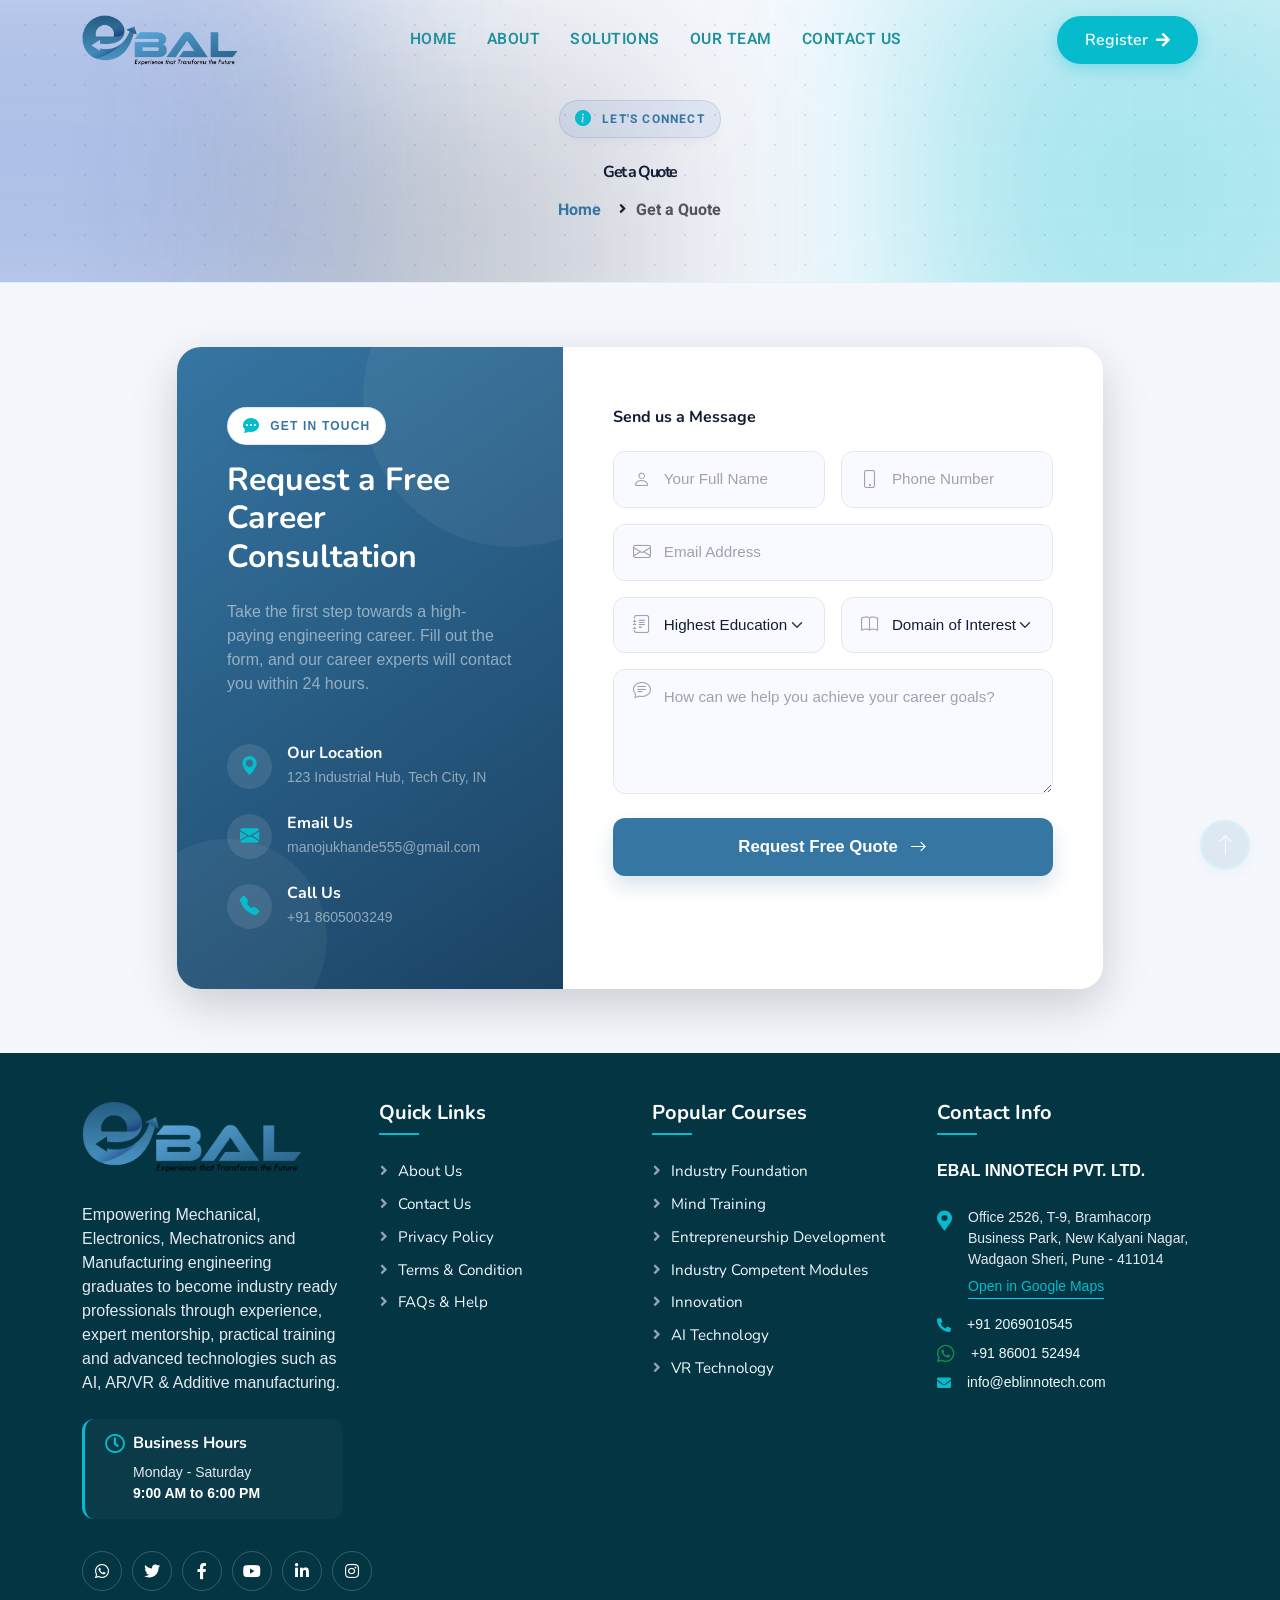
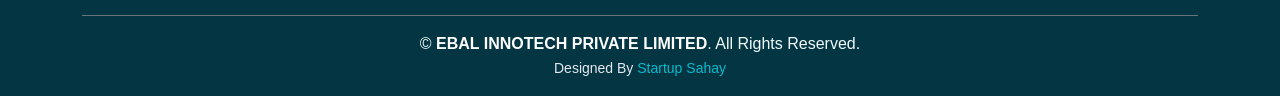
<file: quote.html>
<!doctype html>
<html lang="en">
  <head>
    <meta charset="utf-8" />
    <title>EBAL Innotech</title>
    <link
      rel="icon"
      type="image/png"
      sizes="60x60"
      href="./img/faviconlogo.jpeg"
    />
    <meta content="width=device-width, initial-scale=1.0" name="viewport" />
    <meta content="" name="keywords" />
    <meta content="" name="description" />

    <!-- Favicon -->
    <link href="img/favicon.ico" rel="icon" />

    <!-- Google Web Fonts -->
    <link rel="preconnect" href="https://fonts.googleapis.com" />
    <link rel="preconnect" href="https://fonts.gstatic.com" crossorigin />
    <link
      href="https://fonts.googleapis.com/css2?family=Heebo:wght@400;500;600&family=Nunito:wght@600;700;800&display=swap"
      rel="stylesheet"
    />

    <!-- Icon Font Stylesheet -->
    <link
      href="https://cdnjs.cloudflare.com/ajax/libs/font-awesome/5.10.0/css/all.min.css"
      rel="stylesheet"
    />
    <link
      href="https://cdn.jsdelivr.net/npm/bootstrap-icons@1.4.1/font/bootstrap-icons.css"
      rel="stylesheet"
    />

    <!-- Libraries Stylesheet -->
    <link href="lib/animate/animate.min.css" rel="stylesheet" />
    <link href="lib/owlcarousel/assets/owl.carousel.min.css" rel="stylesheet" />

    <!-- Customized Bootstrap Stylesheet -->
    <link href="css/bootstrap.min.css" rel="stylesheet" />

    <!-- Template Stylesheet -->
    <link href="css/style.css" rel="stylesheet" />
    <link href="css/course.css" rel="stylesheet" />
    <style>
      /* =========================================
   EBAL GET A QUOTE FORM (Safely Scoped)
   ========================================= */

      .ebal-quote-section {
        background-color: #f4f7fc; /* Soft background to highlight the main card */
        font-family: "Segoe UI", Roboto, "Helvetica Neue", sans-serif;
        overflow: hidden;
      }

      /* Color Overrides */
      .ebal-quote-section .text-dark-blue {
        color: #121c33 !important;
      }

      /* --- MAIN CARD WRAPPER --- */
      .quote-main-card {
        background-color: #ffffff;
        border-radius: 24px;
        overflow: hidden;
        box-shadow: 0 20px 50px rgba(18, 28, 51, 0.08);
      }

      /* --- LEFT SIDE: INFO PANEL --- */
      .quote-info-side {
        background: linear-gradient(
          145deg,
          var(--primary-blue, #3676a3) 0%,
          #1a4263 100%
        );
        padding: 60px 50px;
        position: relative;
        overflow: hidden;
        display: flex;
        flex-direction: column;
        justify-content: center;
      }

      .quote-info-content {
        position: relative;
        z-index: 2;
      }

      /* Background Abstract Shapes */
      .quote-shape {
        position: absolute;
        border-radius: 50%;
        background: rgba(255, 255, 255, 0.05);
        z-index: 1;
      }
      .quote-shape.shape-1 {
        width: 300px;
        height: 300px;
        top: -100px;
        right: -100px;
      }
      .quote-shape.shape-2 {
        width: 200px;
        height: 200px;
        bottom: -50px;
        left: -50px;
      }

      /* Contact Details List */
      .contact-detail-item {
        display: flex;
        align-items: flex-start;
        margin-bottom: 25px;
      }
      .contact-detail-item .cd-icon {
        width: 45px;
        height: 45px;
        background-color: rgba(255, 255, 255, 0.1);
        color: var(--primary-cyan, #06bbcc);
        border-radius: 50%;
        display: flex;
        justify-content: center;
        align-items: center;
        font-size: 1.2rem;
        margin-right: 15px;
        flex-shrink: 0;
      }

      /* --- RIGHT SIDE: FORM PANEL --- */
      .quote-form-side {
        padding: 60px 50px;
        background-color: #ffffff;
      }

      /* Interactive Input Groups */
      .quote-input-group {
        position: relative;
      }

      /* Icon inside the input */
      .quote-input-group .input-icon {
        position: absolute;
        top: 50%;
        left: 20px;
        transform: translateY(-50%);
        color: #9ca3af;
        font-size: 1.1rem;
        z-index: 4;
        transition: color 0.3s ease;
      }

      /* Input Fields Styling */
      .quote-input {
        background-color: #f8faff !important;
        border: 1px solid #e5e7eb !important;
        border-radius: 12px !important;
        padding: 16px 20px 16px 50px !important; /* Extra left padding for the icon */
        font-size: 0.95rem;
        color: #121c33;
        transition: all 0.3s ease !important;
        box-shadow: none !important;
      }

      .quote-input::placeholder {
        color: #9ca3af;
      }

      /* --- FOCUS ANIMATIONS (The Magic) --- */
      .quote-input:focus {
        border-color: var(--primary-cyan, #06bbcc) !important;
        background-color: #ffffff !important;
        box-shadow: 0 0 0 4px rgba(6, 187, 204, 0.15) !important; /* Glowing cyan ring */
      }

      /* Changes icon color when input is focused */
      .quote-input:focus + .input-icon,
      .quote-input-group:focus-within .input-icon {
        color: var(--primary-cyan, #06bbcc);
      }

      /* Special fix for Select Dropdown arrow */
      select.quote-input {
        appearance: none;
        background-image: url("data:image/svg+xml,%3csvg xmlns='http://www.w3.org/2000/svg' viewBox='0 0 16 16'%3e%3cpath fill='none' stroke='%23343a40' stroke-linecap='round' stroke-linejoin='round' stroke-width='2' d='m2 5 6 6 6-6'/%3e%3c/svg%3e") !important;
        background-repeat: no-repeat !important;
        background-position: right 1.2rem center !important;
        background-size: 16px 12px !important;
      }

      /* Submit Button */
      .btn-quote-submit {
        background-color: var(--primary-blue, #3676a3);
        color: #ffffff;
        border: none;
        padding: 16px 30px;
        border-radius: 12px;
        font-size: 1.05rem;
        font-weight: 700;
        transition: all 0.3s ease;
        box-shadow: 0 10px 20px rgba(54, 118, 163, 0.2);
      }

      .btn-quote-submit:hover {
        background-color: var(--primary-cyan, #06bbcc);
        color: #ffffff;
        transform: translateY(-3px);
        box-shadow: 0 15px 25px rgba(6, 187, 204, 0.3);
      }
      .mt-5 {
        margin-top: 0rem !important;
      }

      /* =========================================
   RESPONSIVE ADJUSTMENTS
   ========================================= */

      @media (max-width: 1199px) {
        .quote-info-side,
        .quote-form-side {
          padding: 50px 40px;
        }
      }

      @media (max-width: 991.98px) {
        /* Stacks the form properly on tablets */
        .quote-info-side {
          padding: 50px 30px;
        }
        .quote-form-side {
          padding: 50px 30px;
        }
        .quote-shape.shape-1 {
          width: 200px;
          height: 200px;
        }
      }

      @media (max-width: 767.98px) {
        .ebal-quote-section {
          padding-top: 2rem !important;
          padding-bottom: 2rem !important;
        }
        .quote-main-card {
          border-radius: 16px;
        }
        .quote-info-side {
          padding: 40px 20px;
        }
        .quote-form-side {
          padding: 40px 20px;
        }

        .quote-input {
          padding: 14px 15px 14px 45px !important;
        }
        .quote-input-group .input-icon {
          left: 15px;
        }
      }
      .py-5 {
        padding-top: 2rem !important;
        padding-bottom: 2rem !important;
      }
    </style>
  </head>

  <body>
    <!-- Spinner Start -->
    <div
      id="spinner"
      class="show bg-white position-fixed translate-middle w-100 vh-100 top-50 start-50 d-flex align-items-center justify-content-center"
    >
      <div
        class="spinner-border text-primary"
        style="width: 3rem; height: 3rem"
        role="status"
      >
        <span class="sr-only">Loading...</span>
      </div>
    </div>
    <!-- Spinner End -->

    <!-- Navbar Start -->
    <nav class="navbar navbar-expand-lg ebal-navbar fixed-top">
      <div class="container">
        <a href="index.html" class="navbar-brand d-flex align-items-center">
          <img
            src="img/EBAL INNOTECH FINAL_LOGO.png"
            alt="EBAL Logo"
            style="height: 50px"
          />
        </a>

        <button
          type="button"
          class="navbar-toggler"
          data-bs-toggle="collapse"
          data-bs-target="#navbarCollapse"
        >
          <span class="navbar-toggler-icon"></span>
        </button>

        <div class="collapse navbar-collapse" id="navbarCollapse">
          <div class="navbar-nav mx-auto">
            <a href="index.html" class="nav-item nav-link">Home</a>
            <a href="about.html" class="nav-item nav-link">About</a>
           
            <div class="nav-item dropdown">
              <a href="solution.html" class="nav-link">Solutions</a>
              <!-- <div class="dropdown-menu fade-down m-0">
                        <a href="training.html" class="dropdown-item">Industrial Training</a>
                        <a href="tech.html" class="dropdown-item">Advanced Tech</a>
                        <a href="mentorship.html" class="dropdown-item">Mentorship</a>
                    </div> -->
            </div>
             <a href="./team.html" class="nav-item nav-link">Our Team</a>
            <a href="contactus.html" class="nav-item nav-link">Contact Us</a>
          </div>

          <div
            class="mt-4 mt-lg-0 mb-3 mb-lg-0 d-flex justify-content-center justify-content-lg-end"
          >
            <a
              href="https://experts.ebalinnotech.com/l/eecb7ab9f0"
              class="btn btn-nav-action rounded-pill"
            >
              Register <i class="fa fa-arrow-right ms-2"></i>
            </a>
          </div>
        </div>
      </div>
    </nav>
    <!-- Navbar End -->

    <!-- Header Start -->
    <div class="ebal-inner-header">
      <div class="tech-orb orb-primary"></div>
      <div class="tech-orb orb-cyan"></div>
      <div class="tech-orb orb-accent"></div>

      <div class="grid-overlay"></div>

      <div class="container position-relative z-index-2">
        <div class="row justify-content-center">
          <div class="col-lg-10 text-center">
            <div class="mb-4" style="margin-top: 40px">
              <span class="ebal-badge-clean">
                <i class="bi bi-info-circle-fill"></i> Let's Connect
              </span>
            </div>

            <h1
              class="display-3 fw-bold text-dark-blue animated slideInDown mb-3"
            >
              Get a Quote
            </h1>

            <nav aria-label="breadcrumb">
              <ol
                class="breadcrumb justify-content-center bg-transparent p-0 m-0 animated slideInUp"
              >
                <li class="breadcrumb-item">
                  <a
                    class="text-primary-blue text-decoration-none fw-bold"
                    href="index.html"
                    >Home</a
                  >
                </li>
                <li
                  class="breadcrumb-item text-black fw-bold"
                  aria-current="page"
                >
                  Get a Quote
                </li>
              </ol>
            </nav>
          </div>
        </div>
      </div>
    </div>
    <!-- Header End -->

    <section class="ebal-quote-section py-5">
      <div class="container py-5">
        <div class="row justify-content-center">
          <div class="col-xl-10">
            <div
              class="quote-main-card shadow-lg wow fadeInUp"
              data-wow-delay="0.1s"
            >
              <div class="row g-0">
                <div class="col-lg-5 quote-info-side">
                  <div class="quote-info-content">
                    <div
                      class="ebal-badge-clean bg-white mb-3"
                      style="color: var(--primary-blue, #3676a3)"
                    >
                      <i class="bi bi-chat-dots-fill"></i> Get In Touch
                    </div>
                    <h2 class="text-white fw-bold mb-4">
                      Request a Free Career Consultation
                    </h2>
                    <p class="text-white-50 mb-5">
                      Take the first step towards a high-paying engineering
                      career. Fill out the form, and our career experts will
                      contact you within 24 hours.
                    </p>

                    <div class="contact-detail-item">
                      <div class="cd-icon">
                        <i class="bi bi-geo-alt-fill"></i>
                      </div>
                      <div class="cd-text">
                        <h6 class="text-white mb-1">Our Location</h6>
                        <p class="text-white-50 mb-0 small">
                          123 Industrial Hub, Tech City, IN
                        </p>
                      </div>
                    </div>

                    <div class="contact-detail-item">
                      <div class="cd-icon">
                        <i class="bi bi-envelope-fill"></i>
                      </div>
                      <div class="cd-text">
                        <h6 class="text-white mb-1">Email Us</h6>
                        <p class="text-white-50 mb-0 small">
                          manojukhande555@gmail.com
                        </p>
                      </div>
                    </div>

                    <div class="contact-detail-item mb-0">
                      <div class="cd-icon">
                        <i class="bi bi-telephone-fill"></i>
                      </div>
                      <div class="cd-text">
                        <h6 class="text-white mb-1">Call Us</h6>
                        <p class="text-white-50 mb-0 small">+91 8605003249</p>
                      </div>
                    </div>
                  </div>

                  <div class="quote-shape shape-1"></div>
                  <div class="quote-shape shape-2"></div>
                </div>

                <div class="col-lg-7 quote-form-side">
                  <h3 class="fw-bold text-dark-blue mb-4">Send us a Message</h3>

                  <form>
                    <div class="row g-3">
                      <div class="col-md-6">
                        <div class="quote-input-group">
                          <i class="bi bi-person input-icon"></i>
                          <input
                            type="text"
                            class="form-control quote-input"
                            placeholder="Your Full Name"
                            required
                          />
                        </div>
                      </div>

                      <div class="col-md-6">
                        <div class="quote-input-group">
                          <i class="bi bi-phone input-icon"></i>
                          <input
                            type="tel"
                            class="form-control quote-input"
                            placeholder="Phone Number"
                            required
                          />
                        </div>
                      </div>

                      <div class="col-12">
                        <div class="quote-input-group">
                          <i class="bi bi-envelope input-icon"></i>
                          <input
                            type="email"
                            class="form-control quote-input"
                            placeholder="Email Address"
                            required
                          />
                        </div>
                      </div>

                      <div class="col-md-6">
                        <div class="quote-input-group">
                          <i class="bi bi-journal-text input-icon"></i>
                          <select class="form-select quote-input" required>
                            <option value="" selected disabled>
                              Highest Education
                            </option>
                            <option value="Higher Secondary">
                              Higher Secondary
                            </option>
                            <option value="Undergraduation">
                              Undergraduation
                            </option>
                            <option value="Graduate">Graduate</option>
                            <option value="Master">Master</option>
                          </select>
                        </div>
                      </div>

                      <div class="col-md-6">
                        <div class="quote-input-group">
                          <i class="bi bi-book input-icon"></i>
                          <select class="form-select quote-input" required>
                            <option value="" selected disabled>
                              Domain of Interest
                            </option>
                            <option value="AI">AI Technology</option>
                            <option value="AR/VR">AR/VR Technology</option>
                            <option value="ME">Mechanical</option>
                            <option value="EC">
                              Electronics & Communication
                            </option>
                            <option value="Entrepreneur Mechanical">
                              Entrepreneur Mechanical
                            </option>
                            <option value="Mechatronics & Manufacturing">
                              Mechatronics & Manufacturing
                            </option>
                          </select>
                        </div>
                      </div>

                      <div class="col-12">
                        <div class="quote-input-group">
                          <i
                            class="bi bi-chat-text input-icon"
                            style="top: 20px"
                          ></i>
                          <textarea
                            class="form-control quote-input"
                            rows="4"
                            placeholder="How can we help you achieve your career goals?"
                            required
                            style="padding-top: 16px"
                          ></textarea>
                        </div>
                      </div>

                      <div class="col-12 mt-4">
                        <button class="btn-quote-submit w-100" type="submit">
                          Request Free Quote
                          <i class="bi bi-arrow-right ms-2"></i>
                        </button>
                      </div>
                    </div>
                  </form>
                </div>
              </div>
            </div>
          </div>
        </div>
      </div>
    </section>
    <!-- Footer Start -->
  <div
      class="container-fluid ebal-footer text-light pt-4 mt-5 wow fadeIn"
      data-wow-delay="0.1s"
    >
      <div class="container py-4">
        <div class="row g-4 justify-content-between">
          <div class="col-lg-3 col-md-6">
            <a href="#" class="d-inline-block mb-4">
              <img
                src="./img/EBAL INNOTECH FINAL_LOGO.png"
                alt="EBAL Innotech Logo"
                class="footer-brand-logo"
              />
            </a>
            <p class="mb-4 text-light-muted lh-base">
              Empowering Mechanical, Electronics, Mechatronics and Manufacturing engineering graduates to become industry ready professionals through experience, expert mentorship, practical training and advanced technologies such as AI, AR/VR & Additive manufacturing.
            </p>

            <div class="footer-working-hours mb-4">
              <h6 class="text-white mb-2 d-flex align-items-center">
                <i class="far fa-clock text-primary-cyan me-2 fs-5"></i>
                Business Hours
              </h6>
              <p class="mb-0 text-light-muted ms-4 ps-1 small">
                Monday - Saturday
              </p>
              <p class="mb-0 fw-bold text-white ms-4 ps-1 small">
                9:00 AM to 6:00 PM
              </p>
            </div>

            <div class="d-flex pt-2">
             <a
  class="btn btn-outline-light btn-social"
  href="https://wa.me/918600152494?text=Hello!%20I%20am%20interested%20in%20learning%20more%20about%20your%20courses,%20training%20programs,%20and%20career%20guidance%20services.%20Please%20share%20the%20details."
  target="_blank"
>
  <i class="fab fa-whatsapp"></i>
</a>
              <a
                class="btn btn-outline-light btn-social"
                href="https://x.com/EBAL_INNOTECH"
                ><i class="fab fa-twitter"></i
              ></a>
              <a
                class="btn btn-outline-light btn-social"
                href="https://www.facebook.com/share/1BfwyjobmN/"
                ><i class="fab fa-facebook-f"></i
              ></a>
              <a
                class="btn btn-outline-light btn-social"
                href="https://youtube.com/@ebal_innotech_pvt_ltd"
                ><i class="fab fa-youtube"></i
              ></a>
              <a
                class="btn btn-outline-light btn-social"
                href="https://www.linkedin.com/company/ebalinnotech-pvt-ltd/"
                ><i class="fab fa-linkedin-in"></i
              ></a>
              <a
  class="btn btn-outline-light btn-social"
  href="https://www.instagram.com/ebalinnotechpvtltd?igsh=MXM1bjJ3bnVsdGYxNA=="
  target="_blank"
>
  <i class="fab fa-instagram"></i>
</a>
            </div>
          </div>

          <div class="col-lg-3 col-md-6 ps-lg-4">
            <h5 class="text-white mb-4 footer-heading">Quick Links</h5>
            <a class="btn btn-link" href="about">About Us</a>
            <a class="btn btn-link" href="contactus">Contact Us</a>
            <a class="btn btn-link" href="privacy">Privacy Policy</a>
            <a class="btn btn-link" href="terms">Terms & Condition</a>
            <a class="btn btn-link" href="help">FAQs & Help</a>
          </div>

          <div class="col-lg-3 col-md-6">
            <h5 class="text-white mb-4 footer-heading">Popular Courses</h5>
            <a class="btn btn-link" href="solution">Industry foundation </a>
            <a class="btn btn-link" href="solution">Mind training</a>
            <a class="btn btn-link" href="solution">Entrepreneurship development </a>
            <a class="btn btn-link" href="solution">Industry competent modules</a>
            <a class="btn btn-link" href="solution">Innovation</a>
            <a class="btn btn-link" href="solution">AI Technology</a>
            <a class="btn btn-link" href="solution">VR Technology</a>
          </div>

          <div class="col-lg-3 col-md-6">
            <h5 class="text-white mb-4 footer-heading">Contact Info</h5>

            <div class="mb-4">
              <p class="mb-0 fw-bold text-white fs-6">
                EBAL INNOTECH PVT. LTD.
              </p>
              <!-- <p class="small text-primary-cyan mb-0">Director, EBAL Innotech Pvt. Ltd.</p> -->
            </div>

            <div class="d-flex mb-3">
              <i
                class="fa fa-map-marker-alt mt-1 me-3 text-primary-cyan fs-5"
              ></i>
              <div>
                <p class="mb-1 text-light-muted small">
                  Office 2526, T-9, Bramhacorp Business Park, New Kalyani Nagar,
                  Wadgaon Sheri, Pune - 411014
                </p>
                <a
                  href="https://maps.app.goo.gl/3JgLbVy4usqV2DMDA"
                  target="_blank"
                  class="text-primary-cyan small border-bottom border-info text-decoration-none pb-1"
                  >Open in Google Maps</a
                >
              </div>
            </div>

            <p class="mb-2 d-flex align-items-center small">
              <i class="fa fa-phone-alt me-3 text-primary-cyan"></i> +91
              2069010545
            </p>
            <p class="mb-2 d-flex align-items-center small">
              <i class="fab fa-whatsapp me-3 text-success fs-5"></i>
              <a
                href="https://wa.me/918600152494"
                target="_blank"
                class="text-decoration-none text-light"
              >
                +91 86001 52494
              </a>
            </p>
            <p class="mb-2 d-flex align-items-center small">
              <i class="fa fa-envelope me-3 text-primary-cyan"></i>
              <a
                href="mailto:info@eblinnotech.com"
                class="text-decoration-none text-light"
              >
                info@eblinnotech.com
              </a>
            </p>
          </div>
        </div>
      </div>

      <div class="container">
        <div class="copyright border-top border-secondary pt-3 pb-3">
          <div class="row align-items-center">
            <div class="col-12 text-center">
              &copy;
              <a class="text-white fw-bold text-decoration-none" href="#"
                >EBAL INNOTECH PRIVATE LIMITED</a
              >. All Rights Reserved. <br /><span class="small text-light-muted"
                >Designed By
                <a
                  class="text-primary-cyan text-decoration-none"
                  href="https://www.startupsahay.com/"
                  target="_blank"
                  >Startup Sahay</a
                ></span
              >
            </div>
          </div>
        </div>
      </div>
    </div>
    <!-- Footer End -->

    <!-- Back to Top -->
    <a href="#" class="btn btn-lg btn-primary btn-lg-square back-to-top"
      ><i class="bi bi-arrow-up"></i
    ></a>

    <!-- JavaScript Libraries -->
    <script src="https://code.jquery.com/jquery-3.4.1.min.js"></script>
    <script src="https://cdn.jsdelivr.net/npm/bootstrap@5.0.0/dist/js/bootstrap.bundle.min.js"></script>
    <script src="lib/wow/wow.min.js"></script>
    <script src="lib/easing/easing.min.js"></script>
    <script src="lib/waypoints/waypoints.min.js"></script>
    <script src="lib/owlcarousel/owl.carousel.min.js"></script>

    <!-- Template Javascript -->
    <script src="js/main.js"></script>
  </body>
</html>
</file>
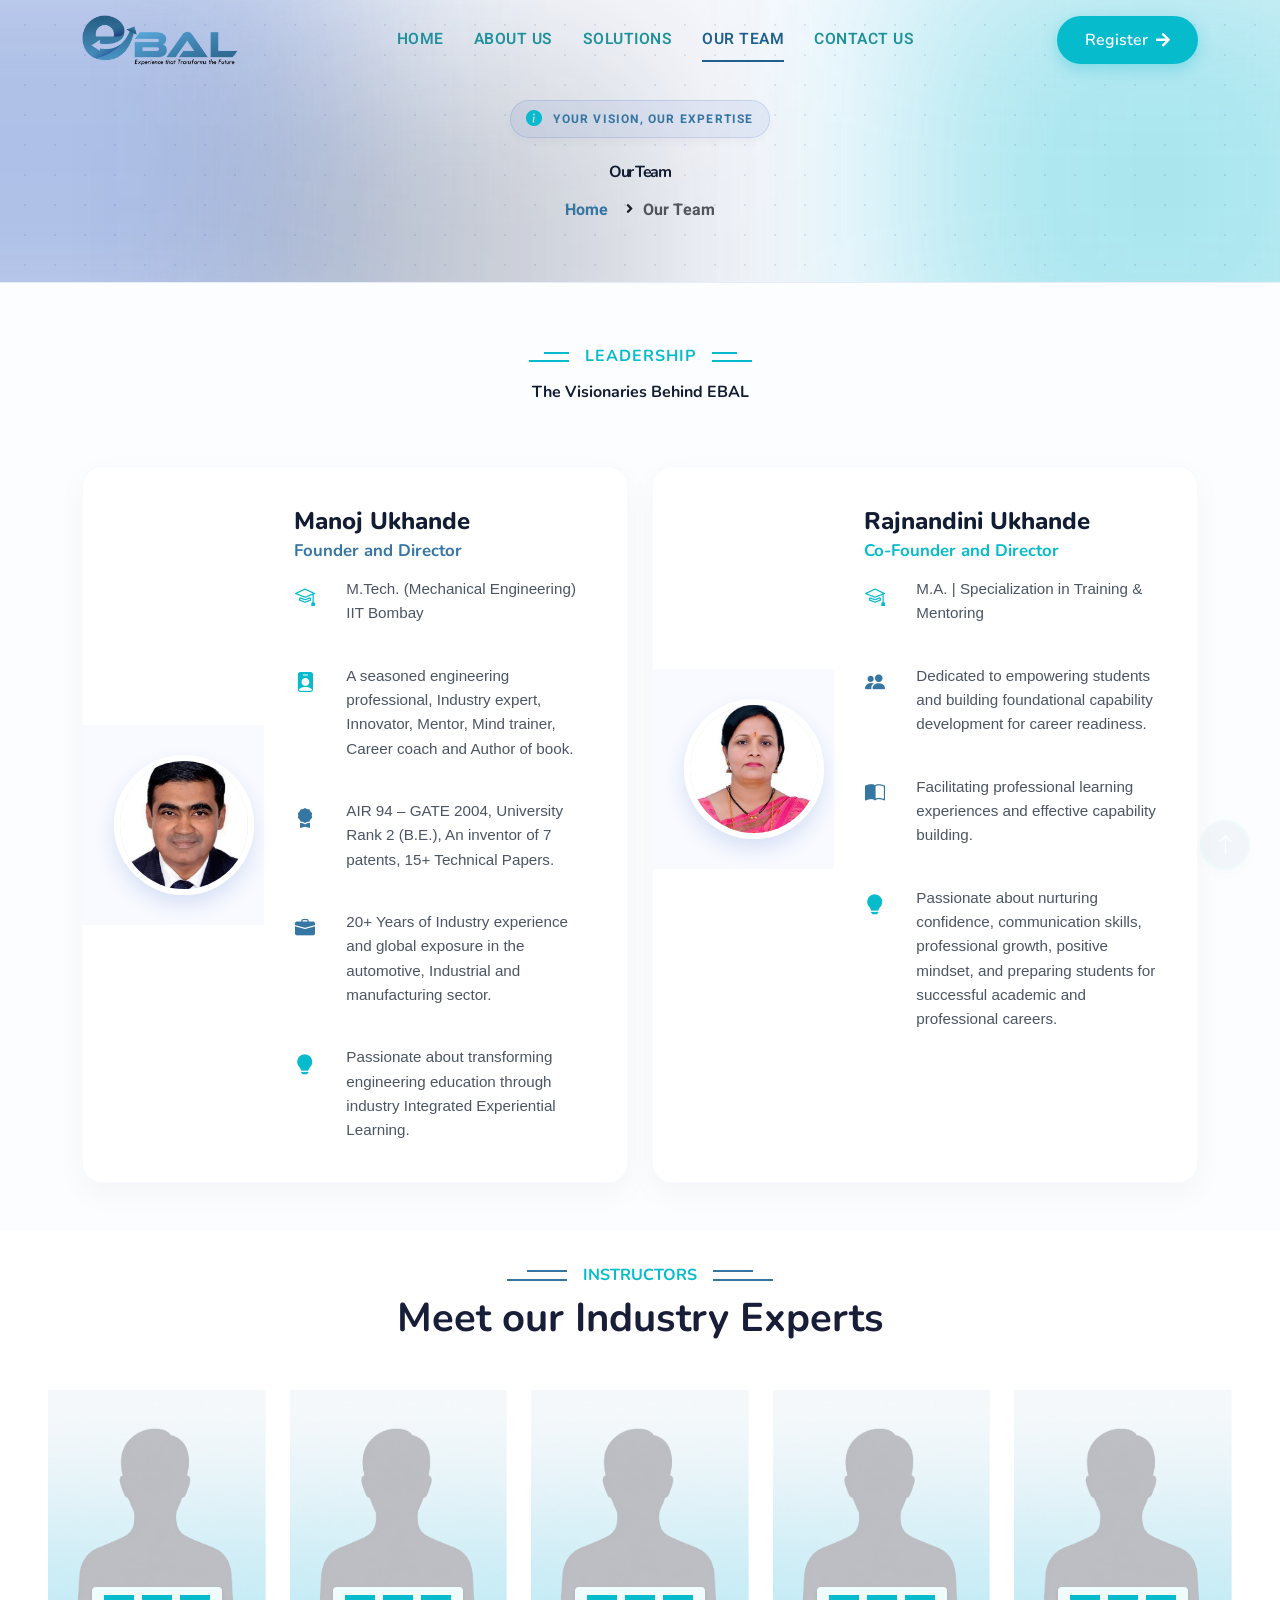
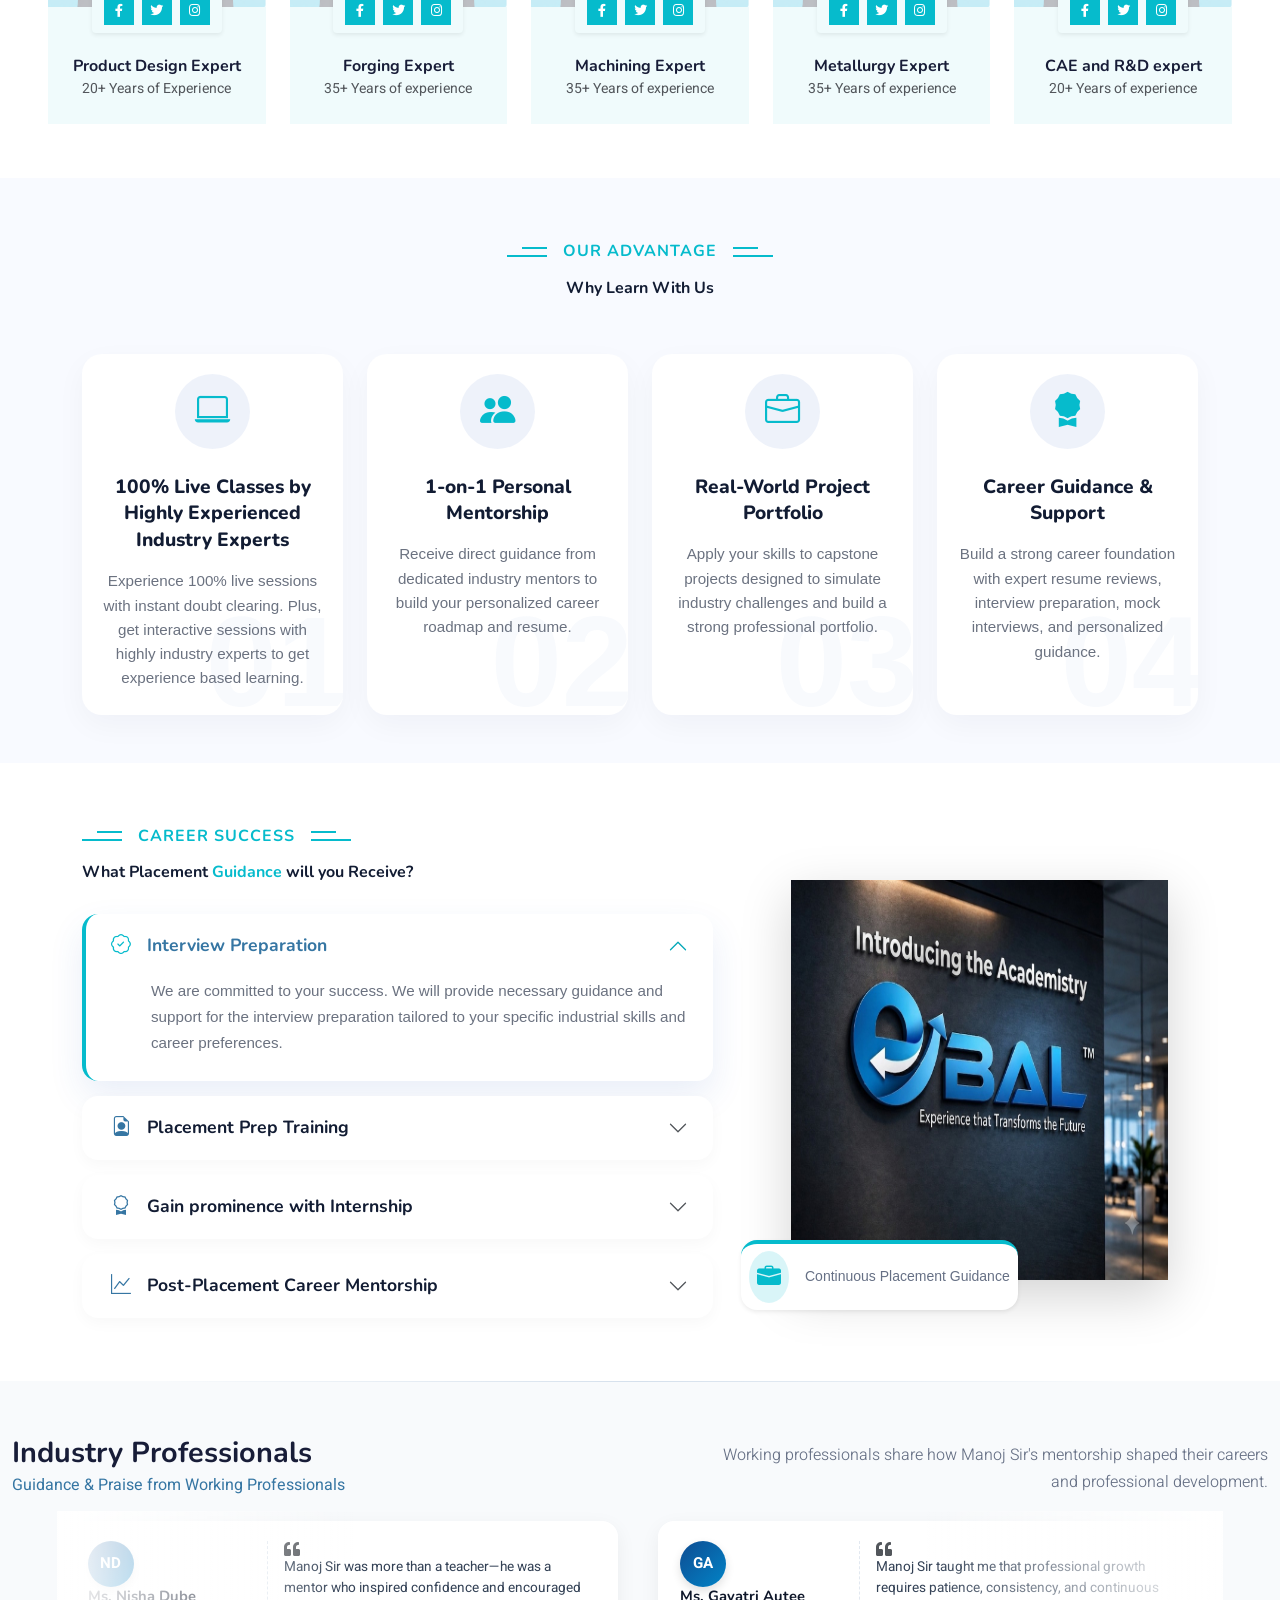
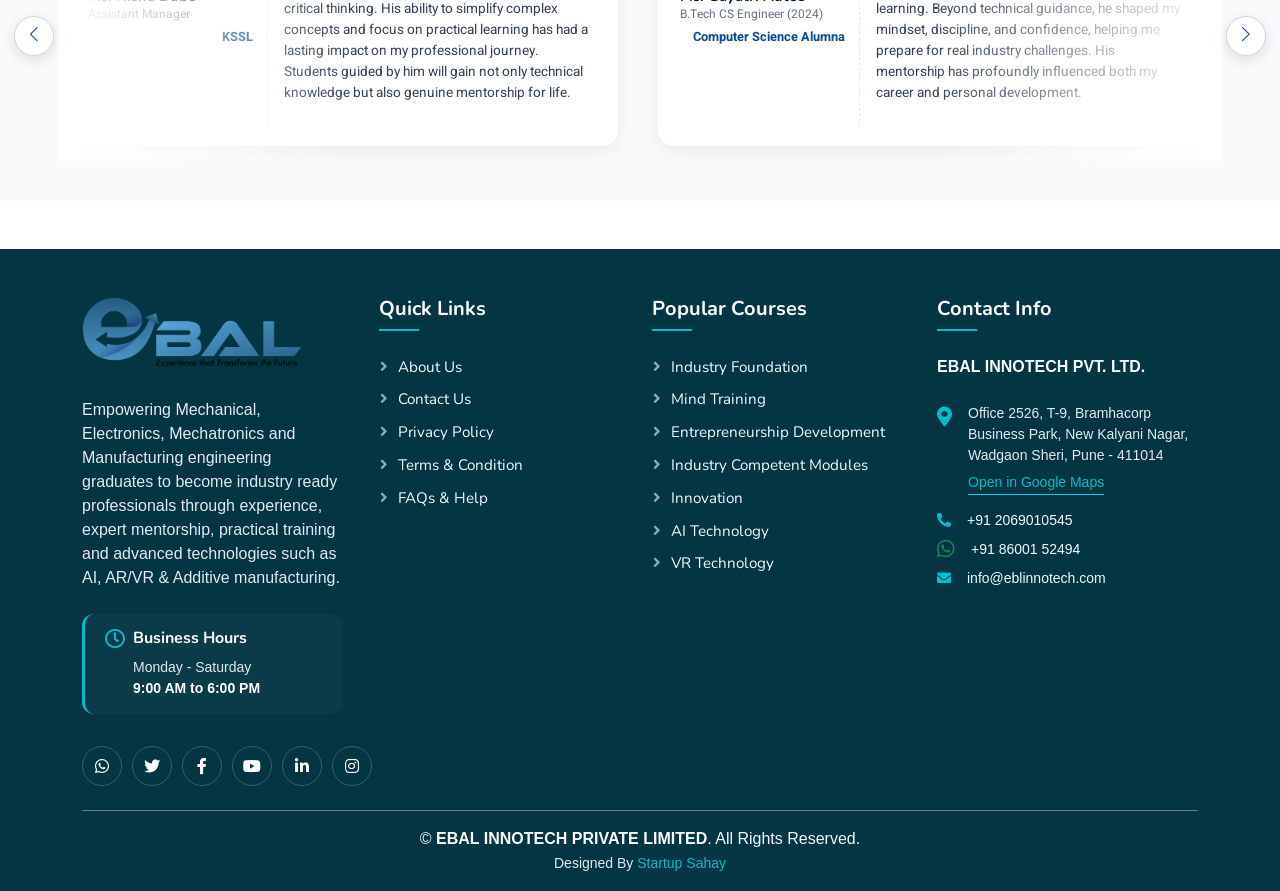
<file: team.html>
<!doctype html>
<html lang="en">
  <head>
    <meta charset="utf-8" />
    <title>EBAL Innotech</title>
    <link
      rel="icon"
      type="image/png"
      sizes="60x60"
      href="./img/faviconlogo.jpeg"
    />
    <meta content="width=device-width, initial-scale=1.0" name="viewport" />
    <meta content="" name="keywords" />
    <meta content="" name="description" />

    <!-- Favicon -->
    <link href="img/favicon.ico" rel="icon" />

    <!-- Google Web Fonts -->
    <link rel="preconnect" href="https://fonts.googleapis.com" />
    <link rel="preconnect" href="https://fonts.gstatic.com" crossorigin />
    <link
      href="https://fonts.googleapis.com/css2?family=Heebo:wght@400;500;600&family=Nunito:wght@600;700;800&display=swap"
      rel="stylesheet"
    />

    <!-- Icon Font Stylesheet -->
    <link
      href="https://cdnjs.cloudflare.com/ajax/libs/font-awesome/5.10.0/css/all.min.css"
      rel="stylesheet"
    />
    <link
      href="https://cdn.jsdelivr.net/npm/bootstrap-icons@1.4.1/font/bootstrap-icons.css"
      rel="stylesheet"
    />

    <!-- Libraries Stylesheet -->
    <link href="lib/animate/animate.min.css" rel="stylesheet" />
    <link href="lib/owlcarousel/assets/owl.carousel.min.css" rel="stylesheet" />

    <!-- Customized Bootstrap Stylesheet -->
    <link href="css/bootstrap.min.css" rel="stylesheet" />

    <!-- Template Stylesheet -->
    <link href="css/style.css" rel="stylesheet" />
    <link href="css/course.css" rel="stylesheet" />
    <link href="css/about.css" rel="stylesheet" />

     <style>
    .founder-info-list {
      display: flex;
      flex-direction: column;
      gap: 20px;
      margin-bottom: 0;
      padding-left: 0;
    }

    .founder-info-list li {
      display: flex;
      align-items: flex-start;
      gap: 16px;
    }

    .founder-info-list li i {
      width: 24px;
      min-width: 24px;
      font-size: 20px;
      margin-top: 3px;
      display: inline-block;
      text-align: center;
    }

    .founder-info-list li span {
      line-height: 1.6;
      flex: 1;
    }

    .team-item .social-icon-wrapper {
      max-width: 90%;
      margin: 0 auto;
      border-radius: 4px;
    }

    .team-item .social-icon-wrapper .btn-sm-square {
      width: 30px !important;
      height: 30px !important;
      font-size: 13px !important;
      margin: 0 4px !important;
      padding: 0 !important;
      display: inline-flex !important;
      align-items: center;
      justify-content: center;
    }
  </style>
  </head>

  <body>
    <!-- Spinner Start -->
    <div
      id="spinner"
      class="show bg-white position-fixed translate-middle w-100 vh-100 top-50 start-50 d-flex align-items-center justify-content-center"
    >
      <div
        class="spinner-border text-primary"
        style="width: 3rem; height: 3rem"
        role="status"
      >
        <span class="sr-only">Loading...</span>
      </div>
    </div>
    <!-- Spinner End -->

    <!-- Navbar Start -->
    <nav class="navbar navbar-expand-lg ebal-navbar fixed-top">
      <div class="container">
        <a href="index" class="navbar-brand d-flex align-items-center">
          <img
            src="img/EBAL INNOTECH FINAL_LOGO.png"
            alt="EBAL Logo"
            style="height: 50px"
          />
        </a>

        <button
          type="button"
          class="navbar-toggler"
          data-bs-toggle="collapse"
          data-bs-target="#navbarCollapse"
        >
          <span class="navbar-toggler-icon"></span>
        </button>

        <div class="collapse navbar-collapse" id="navbarCollapse">
          <div class="navbar-nav mx-auto">
            <a href="index" class="nav-item nav-link">Home</a>
            <a href="about" class="nav-item nav-link">About Us</a>
            <div class="nav-item dropdown">
              <a href="solution" class="nav-link">Solutions</a>
              <!-- <div class="dropdown-menu fade-down m-0">
                        <a href="training.html" class="dropdown-item">Industrial Training</a>
                        <a href="tech.html" class="dropdown-item">Advanced Tech</a>
                        <a href="mentorship.html" class="dropdown-item">Mentorship</a>
                    </div> -->
            </div>
             <a href="team" class="nav-item nav-link active">Our Team</a>
            <a href="contactus" class="nav-item nav-link">Contact Us</a>
          </div>

          <div
            class="mt-4 mt-lg-0 mb-3 mb-lg-0 d-flex justify-content-center justify-content-lg-end"
          >
            <a
              href="https://experts.ebalinnotech.com/l/eecb7ab9f0"
              class="btn btn-nav-action rounded-pill"
            >
              Register <i class="fa fa-arrow-right ms-2"></i>
            </a>
          </div>
        </div>
      </div>
    </nav>
    <!-- Navbar End -->

    <!-- Header Start -->
    <div class="ebal-inner-header">
      <div class="tech-orb orb-primary"></div>
      <div class="tech-orb orb-cyan"></div>
      <div class="tech-orb orb-accent"></div>

      <div class="grid-overlay"></div>

      <div class="container position-relative z-index-2">
        <div class="row justify-content-center">
          <div class="col-lg-10 text-center">
            <div class="mb-4" style="margin-top: 40px">
              <span class="ebal-badge-clean">
                <i class="bi bi-info-circle-fill"></i> Your Vision, Our Expertise
              </span>
            </div>

            <h1
              class="display-3 fw-bold text-dark-blue animated slideInDown mb-3"
            >
             Our Team
            </h1>

            <nav aria-label="breadcrumb">
              <ol
                class="breadcrumb justify-content-center bg-transparent p-0 m-0 animated slideInUp"
              >
                <li class="breadcrumb-item">
                  <a
                    class="text-primary-blue text-decoration-none fw-bold"
                    href="/index"
                    >Home</a
                  >
                </li>
                <li
                  class="breadcrumb-item text-black fw-bold"
                  aria-current="page"
                >
                  Our Team
                </li>
              </ol>
            </nav>
          </div>
        </div>
      </div>
    </div>
    <!-- Header End -->

 <section id="ebal-founders-section" class="ebal-founders-section py-5">
    <div class="container py-5">
      <div class="row justify-content-center mb-5 pb-3">
        <div class="col-lg-8 text-center wow fadeInUp" data-wow-delay="0.1s">
          <div class="ebal-double-line-heading justify-content-center mb-3">
            <span class="line left-line"></span>
            <h6 class="text-primary-cyan px-3 mb-0 text-uppercase fw-bold letter-spacing-1">
              Leadership
            </h6>
            <span class="line right-line"></span>
          </div>
          <h2 class="display-6 fw-bold text-dark-blue mb-0">
            The Visionaries Behind EBAL
          </h2>
        </div>
      </div>

      <div class="row g-4 justify-content-center">
        <div class="col-lg-6 col-md-10 wow fadeInUp" data-wow-delay="0.2s">
          <div class="ebal-founders-card">
            <div class="row g-0 align-items-center">
              <div class="col-4 founder-profile-side">
                <div class="founder-img-wrapper">
                  <img src="./img/manojebal.jpg" alt="Manoj Rajendra Ukhande" />
                </div>
              </div>

              <div class="col-8 founder-details-side">
                <h3 class="founder-name">Manoj Ukhande</h3>
                <h5 class="founder-role text-primary-blue">Founder and Director</h5>

                <ul class="founder-info-list mt-3">
                  <li>
                    <i class="bi bi-mortarboard text-primary-cyan"></i>
                    <span>
                      M.Tech. (Mechanical Engineering) IIT Bombay
                    </span>
                  </li>
                  <li>
                    <i class="bi bi-person-badge-fill text-primary-cyan"></i>
                    <span>
                      A seasoned engineering professional, Industry expert, Innovator, Mentor, Mind trainer, Career
                      coach and Author of book.
                    </span>
                  </li>

                  <li>
                    <i class="bi bi-award-fill text-primary-blue"></i>
                    <span>
                      AIR 94 – GATE 2004, University Rank 2 (B.E.), An inventor of 7 patents, 15+ Technical Papers.
                    </span>
                  </li>

                  <li>
                    <i class="bi bi-briefcase-fill text-primary-blue"></i>
                    <span>
                      20+ Years of Industry experience and global exposure in the automotive, Industrial and
                      manufacturing sector.
                    </span>
                  </li>

                  <li>
                    <i class="bi bi-lightbulb-fill text-primary-cyan"></i>
                    <span>
                      Passionate about transforming engineering education through industry Integrated Experiential
                      Learning.
                    </span>
                  </li>
                </ul>
              </div>
            </div>
          </div>
        </div>

        <div class="col-lg-6 col-md-10 wow fadeInUp" data-wow-delay="0.4s">
          <div class="ebal-founders-card">
            <div class="row g-0 align-items-center">
              <div class="col-4 founder-profile-side">
                <div class="founder-img-wrapper">
                  <img src="./img/ebalfounder2.jpg" alt="Rajnandini Ukhande" />
                </div>
              </div>

              <div class="col-8 founder-details-side">
                <h3 class="founder-name">Rajnandini Ukhande</h3>
                <h5 class="founder-role text-primary-cyan">Co-Founder and Director</h5>

                <ul class="founder-info-list mt-3">
                  <li>
                    <i class="bi bi-mortarboard text-primary-cyan"></i>
                    <span>
                      M.A. | Specialization in Training & Mentoring
                    </span>
                  </li>

                  <li>
                    <i class="bi bi-people-fill text-primary-blue"></i>
                    <span>
                      Dedicated to empowering students and building foundational
                      capability development for career readiness.
                    </span>
                  </li>

                  <li>
                    <i class="bi bi-book-half text-primary-blue"></i>
                    <span>
                      Facilitating professional learning experiences and effective
                      capability building.
                    </span>
                  </li>

                  <li>
                    <i class="bi bi-lightbulb-fill text-primary-cyan"></i>
                    <span>
                      Passionate about nurturing confidence, communication skills,
                      professional growth, positive mindset, and preparing students
                      for successful academic and professional careers.
                    </span>
                  </li>
                </ul>
              </div>
            </div>
          </div>
        </div>
      </div>
    </div>
  </section>
    <!-- Team Start -->
   <div class="container-fluid px-4 px-xl-5 py-5">
  <div class="text-center wow fadeInUp" data-wow-delay="0.1s">
    <h6 class="section-title bg-white text-center text-primary px-3">
      Instructors
    </h6>
    <h1 class="mb-5">Meet our Industry Experts</h1>
  </div>
  
  <div class="row g-4 row-cols-1 row-cols-sm-2 row-cols-md-3 row-cols-lg-5 justify-content-center">
      
    <div class="col wow fadeInUp" data-wow-delay="0.1s">
      <div class="team-item bg-light h-100 d-flex flex-column">
        <div class="overflow-hidden">
          <img class="img-fluid w-100" src="img/picebal.png" alt="" style="aspect-ratio: 1/1; object-fit: cover;" />
        </div>
        <div class="position-relative d-flex justify-content-center" style="margin-top: -20px">
          <div class="bg-light d-flex justify-content-center pt-2 pb-2 px-2 social-icon-wrapper shadow-sm">
            <a class="btn btn-sm-square btn-primary" href=""><i class="fab fa-facebook-f"></i></a>
            <a class="btn btn-sm-square btn-primary" href=""><i class="fab fa-twitter"></i></a>
            <a class="btn btn-sm-square btn-primary" href=""><i class="fab fa-instagram"></i></a>
          </div>
        </div>
        <div class="text-center p-4 flex-grow-1">
          <h5 class="mb-0 fs-6 fw-bold">Product Design Expert</h5>
          <small>20+ Years of Experience</small>
        </div>
      </div>
    </div>

    <div class="col wow fadeInUp" data-wow-delay="0.3s">
      <div class="team-item bg-light h-100 d-flex flex-column">
        <div class="overflow-hidden">
          <img class="img-fluid w-100" src="img/picebal.png" alt="" style="aspect-ratio: 1/1; object-fit: cover;" />
        </div>
        <div class="position-relative d-flex justify-content-center" style="margin-top: -20px">
          <div class="bg-light d-flex justify-content-center pt-2 pb-2 px-2 social-icon-wrapper shadow-sm">
            <a class="btn btn-sm-square btn-primary" href=""><i class="fab fa-facebook-f"></i></a>
            <a class="btn btn-sm-square btn-primary" href=""><i class="fab fa-twitter"></i></a>
            <a class="btn btn-sm-square btn-primary" href=""><i class="fab fa-instagram"></i></a>
          </div>
        </div>
        <div class="text-center p-4 flex-grow-1">
          <h5 class="mb-0 fs-6 fw-bold">Forging Expert</h5>
          <small>35+ Years of experience</small>
        </div>
      </div>
    </div>

    <div class="col wow fadeInUp" data-wow-delay="0.5s">
      <div class="team-item bg-light h-100 d-flex flex-column">
        <div class="overflow-hidden">
          <img class="img-fluid w-100" src="img/picebal.png" alt="" style="aspect-ratio: 1/1; object-fit: cover;" />
        </div>
        <div class="position-relative d-flex justify-content-center" style="margin-top: -20px">
          <div class="bg-light d-flex justify-content-center pt-2 pb-2 px-2 social-icon-wrapper shadow-sm">
            <a class="btn btn-sm-square btn-primary" href=""><i class="fab fa-facebook-f"></i></a>
            <a class="btn btn-sm-square btn-primary" href=""><i class="fab fa-twitter"></i></a>
            <a class="btn btn-sm-square btn-primary" href=""><i class="fab fa-instagram"></i></a>
          </div>
        </div>
        <div class="text-center p-4 flex-grow-1">
          <h5 class="mb-0 fs-6 fw-bold">Machining Expert</h5>
          <small>35+ Years of experience</small>
        </div>
      </div>
    </div>

    <div class="col wow fadeInUp" data-wow-delay="0.7s">
      <div class="team-item bg-light h-100 d-flex flex-column">
        <div class="overflow-hidden">
          <img class="img-fluid w-100" src="img/picebal.png" alt="" style="aspect-ratio: 1/1; object-fit: cover;" />
        </div>
        <div class="position-relative d-flex justify-content-center" style="margin-top: -20px">
          <div class="bg-light d-flex justify-content-center pt-2 pb-2 px-2 social-icon-wrapper shadow-sm">
            <a class="btn btn-sm-square btn-primary" href=""><i class="fab fa-facebook-f"></i></a>
            <a class="btn btn-sm-square btn-primary" href=""><i class="fab fa-twitter"></i></a>
            <a class="btn btn-sm-square btn-primary" href=""><i class="fab fa-instagram"></i></a>
          </div>
        </div>
        <div class="text-center p-4 flex-grow-1">
          <h5 class="mb-0 fs-6 fw-bold">Metallurgy Expert</h5>
          <small>35+ Years of experience</small>
        </div>
      </div>
    </div>

    <div class="col wow fadeInUp" data-wow-delay="0.9s">
      <div class="team-item bg-light h-100 d-flex flex-column">
        <div class="overflow-hidden">
          <img class="img-fluid w-100" src="./img/picebal.png" alt="" style="aspect-ratio: 1/1; object-fit: cover;" /> 
        </div>
        <div class="position-relative d-flex justify-content-center" style="margin-top: -20px">
          <div class="bg-light d-flex justify-content-center pt-2 pb-2 px-2 social-icon-wrapper shadow-sm">
            <a class="btn btn-sm-square btn-primary" href=""><i class="fab fa-facebook-f"></i></a>
            <a class="btn btn-sm-square btn-primary" href=""><i class="fab fa-twitter"></i></a>
            <a class="btn btn-sm-square btn-primary" href=""><i class="fab fa-instagram"></i></a>
          </div>
        </div>
        <div class="text-center p-4 flex-grow-1">
          <h5 class="mb-0 fs-6 fw-bold">CAE and R&D expert</h5>
          <small>20+ Years of experience</small>
        </div>
      </div>
    </div>

  </div>
</div>

    <section class="ebal-value-props py-5">
      <div class="container py-5">
        <div class="row justify-content-center text-center mb-5 pb-2">
          <div class="col-lg-8 wow fadeInUp" data-wow-delay="0.1s">
            <div class="ebal-double-line-heading justify-content-center mb-3">
              <span class="line left-line"></span>
              <h6
                class="text-primary-cyan px-3 mb-0 text-uppercase fw-bold letter-spacing-1"
              >
                Our Advantage
              </h6>
              <span class="line right-line"></span>
            </div>
            <h3 class="display-6 fw-bold text-dark-blue mb-0">
              Why Learn With Us
            </h3>
          </div>
        </div>

        <div class="row g-4">
          <div class="col-xl-3 col-md-6 wow fadeInUp" data-wow-delay="0.1s">
            <div class="ebal-vp-card">
              <div class="vp-watermark">01</div>
              <div class="vp-icon-box">
                <i class="bi bi-laptop"></i>
              </div>
              <h4 class="vp-title">100% Live Classes by Highly Experienced Industry Experts</h4>
              <p class="vp-desc">
                Experience 100% live sessions with instant doubt clearing. Plus,
                get interactive sessions with highly industry experts to get experience based learning. 

              </p>
            </div>
          </div>

          <div class="col-xl-3 col-md-6 wow fadeInUp" data-wow-delay="0.3s">
            <div class="ebal-vp-card">
              <div class="vp-watermark">02</div>
              <div class="vp-icon-box">
                <i class="bi bi-people-fill"></i>
              </div>
              <h4 class="vp-title">1-on-1 Personal Mentorship</h4>
              <p class="vp-desc">
                Receive direct guidance from dedicated industry mentors to build
                your personalized career roadmap and resume.
              </p>
            </div>
          </div>

          <!-- Modified Card 3: Project-Based Learning -->
          <div class="col-xl-3 col-md-6 wow fadeInUp" data-wow-delay="0.5s">
            <div class="ebal-vp-card">
              <div class="vp-watermark">03</div>
              <div class="vp-icon-box">
                <i class="bi bi-briefcase"></i>
              </div>
              <h4 class="vp-title">Real-World Project Portfolio</h4>
              <p class="vp-desc">
                Apply your skills to capstone projects designed to simulate
                industry challenges and build a strong professional portfolio.
              </p>
            </div>
          </div>

          <div class="col-xl-3 col-md-6 wow fadeInUp" data-wow-delay="0.7s">
            <div class="ebal-vp-card">
              <div class="vp-watermark">04</div>
              <div class="vp-icon-box">
                <i class="bi bi-award-fill"></i>
              </div>
              <h4 class="vp-title">Career Guidance & Support</h4>
              <p class="vp-desc">
                Build a strong career foundation with expert resume reviews, interview preparation, mock interviews, and personalized guidance.
              </p>
            </div>
          </div>
        </div>
      </div>
    </section>

    <!-- Courses Start -->
    <!-- <div class="container-xxl py-5">
      <div class="container">
        <div
          class="text-center wow fadeInUp"
          data-wow-delay="0.1s"
          style="margin-top: 30px"
        >
          <h6 class="section-title bg-white text-center text-primary px-3">
            Courses
          </h6>
          <h1 class="mb-5">Popular Courses and Services</h1>
        </div>
        <div class="row g-4 justify-content-center">
          <div class="col-lg-4 col-md-6 wow fadeInUp" data-wow-delay="0.1s">
            <div class="course-item bg-light">
              <div class="position-relative overflow-hidden">
                <img class="img-fluid" src="img/course-1.jpg" alt="" />
            
              </div>
              <div class="text-center p-4 pb-0">
            
                <div class="mb-3">
                  <small class="fa fa-star text-primary"></small>
                  <small class="fa fa-star text-primary"></small>
                  <small class="fa fa-star text-primary"></small>
                  <small class="fa fa-star text-primary"></small>
                  <small class="fa fa-star text-primary"></small>
                  <small>(123)</small>
                </div>
                <h5 class="mb-4">Industry foundation course
</h5>
              </div>
              <div class="d-flex border-top">
                <small class="flex-fill text-center border-end py-2"
                  ><i class="fa fa-user-tie text-primary me-2"></i>John
                  Doe</small
                >
                <small class="flex-fill text-center border-end py-2"
                  ><i class="fa fa-clock text-primary me-2"></i>1.49 Hrs</small
                >
                <small class="flex-fill text-center py-2"
                  ><i class="fa fa-user text-primary me-2"></i>30
                  Students</small
                >
              </div>
            </div>
          </div>
          <div class="col-lg-4 col-md-6 wow fadeInUp" data-wow-delay="0.3s">
            <div class="course-item bg-light">
              <div class="position-relative overflow-hidden">
                <img class="img-fluid" src="img/course-2.jpg" alt="" />
            
              </div>
              <div class="text-center p-4 pb-0">
             
                <div class="mb-3">
                  <small class="fa fa-star text-primary"></small>
                  <small class="fa fa-star text-primary"></small>
                  <small class="fa fa-star text-primary"></small>
                  <small class="fa fa-star text-primary"></small>
                  <small class="fa fa-star text-primary"></small>
                  <small>(123)</small>
                </div>
                <h5 class="mb-4">Mentorship programs for career growth
</h5>
              </div>
              <div class="d-flex border-top">
                <small class="flex-fill text-center border-end py-2"
                  ><i class="fa fa-user-tie text-primary me-2"></i>John
                  Doe</small
                >
                <small class="flex-fill text-center border-end py-2"
                  ><i class="fa fa-clock text-primary me-2"></i>1.49 Hrs</small
                >
                <small class="flex-fill text-center py-2"
                  ><i class="fa fa-user text-primary me-2"></i>30
                  Students</small
                >
              </div>
            </div>
          </div>
          <div class="col-lg-4 col-md-6 wow fadeInUp" data-wow-delay="0.5s">
            <div class="course-item bg-light">
              <div class="position-relative overflow-hidden">
                <img class="img-fluid" src="img/course-3.jpg" alt="" />
              
              </div>
              <div class="text-center p-4 pb-0">
               
                <div class="mb-3">
                  <small class="fa fa-star text-primary"></small>
                  <small class="fa fa-star text-primary"></small>
                  <small class="fa fa-star text-primary"></small>
                  <small class="fa fa-star text-primary"></small>
                  <small class="fa fa-star text-primary"></small>
                  <small>(123)</small>
                </div>
                <h5 class="mb-4">Industry Consulting Projects</h5>
              </div>
              <div class="d-flex border-top">
                <small class="flex-fill text-center border-end py-2"
                  ><i class="fa fa-user-tie text-primary me-2"></i>John
                  Doe</small
                >
                <small class="flex-fill text-center border-end py-2"
                  ><i class="fa fa-clock text-primary me-2"></i>1.49 Hrs</small
                >
                <small class="flex-fill text-center py-2"
                  ><i class="fa fa-user text-primary me-2"></i>30
                  Students</small
                >
              </div>
            </div>
          </div>
        </div>
      </div>
    </div> -->
    <!-- Courses End -->

    <section class="ebal-placement-faq py-5">
      <div class="container py-5">
        <div class="row g-5 align-items-center">
          <div class="col-lg-7 wow fadeInLeft" data-wow-delay="0.1s">
            <div class="ebal-double-line-heading justify-content-start mb-3">
              <span class="line left-line"></span>
              <h6
                class="text-primary-cyan px-3 mb-0 text-uppercase fw-bold letter-spacing-1"
              >
                Career Success
              </h6>
              <span class="line right-line"></span>
            </div>

            <h2 class="display-6 fw-bold text-dark-blue mb-4 pb-2">
              What Placement <span class="text-primary-cyan">Guidance</span> will
              you Receive?
            </h2>

            <div
              class="accordion ebal-custom-accordion"
              id="placementFaqAccordion"
            >
              <div class="accordion-item">
                <h2 class="accordion-header" id="headingOne">
                  <button
                    class="accordion-button"
                    type="button"
                    data-bs-toggle="collapse"
                    data-bs-target="#collapseOne"
                    aria-expanded="true"
                    aria-controls="collapseOne"
                  >
                    <i
                      class="bi bi-patch-check text-primary-blue me-3 fs-5"
                    ></i>
                    Interview Preparation
                  </button>
                </h2>
                <div
                  id="collapseOne"
                  class="accordion-collapse collapse show"
                  aria-labelledby="headingOne"
                  data-bs-parent="#placementFaqAccordion"
                >
                  <div class="accordion-body">
                   We are committed to your success. We will provide necessary guidance and support for the interview preparation tailored to your specific industrial skills and career preferences.
                  </div>
                </div>
              </div>

              <div class="accordion-item">
                <h2 class="accordion-header" id="headingTwo">
                  <button
                    class="accordion-button collapsed"
                    type="button"
                    data-bs-toggle="collapse"
                    data-bs-target="#collapseTwo"
                    aria-expanded="false"
                    aria-controls="collapseTwo"
                  >
                    <i
                      class="bi bi-file-earmark-person text-primary-blue me-3 fs-5"
                    ></i>
                    Placement Prep Training
                  </button>
                </h2>
                <div
                  id="collapseTwo"
                  class="accordion-collapse collapse"
                  aria-labelledby="headingTwo"
                  data-bs-parent="#placementFaqAccordion"
                >
                  <div class="accordion-body">
                    Our comprehensive training program covers all aspects of job
                    hunting. This includes rigorous resume building, LinkedIn
                    profile optimization, mock interview techniques, and
                    technical aptitude prep, ensuring you're fully prepared to
                    pursue your dream job.
                  </div>
                </div>
              </div>

              <div class="accordion-item">
                <h2 class="accordion-header" id="headingThree">
                  <button
                    class="accordion-button collapsed"
                    type="button"
                    data-bs-toggle="collapse"
                    data-bs-target="#collapseThree"
                    aria-expanded="false"
                    aria-controls="collapseThree"
                  >
                    <i class="bi bi-award text-primary-blue me-3 fs-5"></i> Gain
                    prominence with Internship
                  </button>
                </h2>
                <div
                  id="collapseThree"
                  class="accordion-collapse collapse"
                  aria-labelledby="headingThree"
                  data-bs-parent="#placementFaqAccordion"
                >
                  <div class="accordion-body">
                  We will provide necessary guidance and support to explore internship opportunities for students

                  </div>
                </div>
              </div>

              <!-- <div class="accordion-item">
                <h2 class="accordion-header" id="headingFour">
                  <button
                    class="accordion-button collapsed"
                    type="button"
                    data-bs-toggle="collapse"
                    data-bs-target="#collapseFour"
                    aria-expanded="false"
                    aria-controls="collapseFour"
                  >
                    <i class="bi bi-building text-primary-blue me-3 fs-5"></i>
                    Direct Access to Top Hiring Partners
                  </button>
                </h2>
                <div
                  id="collapseFour"
                  class="accordion-collapse collapse"
                  aria-labelledby="headingFour"
                  data-bs-parent="#placementFaqAccordion"
                >
                  <div class="accordion-body">
                    We bypass the standard application process. Our dedicated
                    placement cell has active tie-ups with over
                    <strong
                      >50+ top-tier industrial and engineering companies</strong
                    >
                    who exclusively hire practically trained graduates directly
                    from our talent pool.
                  </div>
                </div>
              </div> -->

              <div class="accordion-item">
                <h2 class="accordion-header" id="headingFive">
                  <button
                    class="accordion-button collapsed"
                    type="button"
                    data-bs-toggle="collapse"
                    data-bs-target="#collapseFive"
                    aria-expanded="false"
                    aria-controls="collapseFive"
                  >
                    <i class="bi bi-graph-up text-primary-blue me-3 fs-5"></i>
                    Post-Placement Career Mentorship
                  </button>
                </h2>
                <div
                  id="collapseFive"
                  class="accordion-collapse collapse"
                  aria-labelledby="headingFive"
                  data-bs-parent="#placementFaqAccordion"
                >
                  <div class="accordion-body">
                    Our support doesn’t end on your first day of work. We
                    provide ongoing, lifetime career guidance and advanced
                    technical mentorship to help you secure fast-track
                    promotions and navigate complex industrial challenges in
                    your new role.
                  </div>
                </div>
              </div>
            </div>
          </div>

          <div class="col-lg-5 wow fadeInRight" data-wow-delay="0.3s">
            <div class="faq-img-wrapper text-center">
              <img
                src="./img/ebalimgwebsite.jpeg"
                alt="Placement Support"
                class="img-fluid rounded-4 shadow-lg floating-img-slow"
                style="height: 400px"
              />

              <div class="floating-success-badge shadow-sm">
                <div class="d-flex align-items-center">
                  <div
                    class="flex-shrink-0 bg-light-cyan text-primary-cyan rounded-circle p-2 me-3"
                  >
                    <i class="bi bi-briefcase-fill fs-4"></i>
                  </div>
                  <div class="text-start">
                    <!-- <h6 class="fw-bold text-dark-blue mb-0"></h6> -->
                    <small class="text-muted">Continuous Placement Guidance</small>
                  </div>
                </div>
              </div>
            </div>
          </div>
        </div>
      </div>
    </section>


     <!-- Industry Professionals Testimonials Start -->
  <section class="ebal-industry-testimonials-section" aria-labelledby="industry-professionals-heading">
    <div class="container">
      <div class="testimonial-heading-row d-md-flex align-items-end justify-content-between mb-4">
        <div>
          <h2 id="industry-professionals-heading" class="display-6 fw-bold text-dark mb-1">Industry Professionals</h2>
          <p class="text-primary-blue fw-semibold mb-0 fs-6">Guidance &amp; Praise from Working Professionals</p>
        </div>
        <div class="mt-2 mt-md-0 text-md-end ms-auto max-w-550">
          <p class="text-muted lead fs-6 mb-0 text-md-end">Working professionals share how Manoj Sir's mentorship shaped
            their careers and professional development.</p>
        </div>
      </div>

      <div class="testimonial-nav-container">
        <button type="button" class="testimonial-nav-arrow ind-arrow-prev"
          aria-label="Previous industry professional testimonial"><i class="bi bi-chevron-left"></i></button>
        <button type="button" class="testimonial-nav-arrow ind-arrow-next"
          aria-label="Next industry professional testimonial"><i class="bi bi-chevron-right"></i></button>

        <div class="owl-carousel testimonial-carousel testimonial-carousel-industry">

          <!-- Card 1: Ms. Nisha Dube -->
          <article class="expert-testimonial-card industry-card">
            <div class="card-left-col">
              <div>
                <div class="author-avatar industry-avatar">ND</div>
                <div class="author-meta">
                  <h4>Ms. Nisha Dube</h4>
                  <p class="author-role">Assistant Manager</p>
                </div>
                <div class="author-org-name ms-auto text-end">KSSL</div>
              </div>
            </div>
            <div class="card-right-col">
              <i class="fa fa-quote-left quote-icon-watermark"></i>
              <div class="testimonial-full-quote">
                Manoj Sir was more than a teacher—he was a mentor who inspired confidence and encouraged critical
                thinking. His ability to simplify complex concepts and focus on practical learning has had a lasting
                impact on my professional journey. Students guided by him will gain not only technical knowledge but
                also genuine mentorship for life.
              </div>
            </div>
          </article>

          <!-- Card 2: Ms. Gayatri Autee -->
          <article class="expert-testimonial-card industry-card">
            <div class="card-left-col">
              <div>
                <div class="author-avatar industry-avatar">GA</div>
                <div class="author-meta">
                  <h4>Ms. Gayatri Autee</h4>
                  <p class="author-role">B.Tech CS Engineer (2024)</p>
                </div>
                <div class="author-org-name ms-auto text-end">Computer Science Alumna</div>
              </div>
            </div>
            <div class="card-right-col">
              <i class="fa fa-quote-left quote-icon-watermark"></i>
              <div class="testimonial-full-quote">
                Manoj Sir taught me that professional growth requires patience, consistency, and continuous learning.
                Beyond technical guidance, he shaped my mindset, discipline, and confidence, helping me prepare for real
                industry challenges. His mentorship has profoundly influenced both my career and personal development.
              </div>
            </div>
          </article>

          <!-- Card 3: Abhijeet Deochand Kande -->
          <article class="expert-testimonial-card industry-card">
            <div class="card-left-col">
              <div>
                <div class="author-avatar industry-avatar">AK</div>
                <div class="author-meta">
                  <h4>Abhijeet Deochand Kande</h4>
                  <p class="author-role">Machine Vision Engineer</p>
                </div>
                <div class="author-org-name ms-auto text-end">Artivus System Pvt Ltd.</div>
              </div>
            </div>
            <div class="card-right-col">
              <i class="fa fa-quote-left quote-icon-watermark"></i>
              <div class="testimonial-full-quote">
                Manoj Sir has been an incredible mentor who guided me not only in securing this opportunity but also in
                understanding how to navigate and grow in a professional corporate environment. His practical insights,
                continuous support, and valuable advice helped me develop the right professional mindset, improve my
                approach to work, and build confidence. I’m truly grateful for his mentorship and the impact he has had
                on my career journey.
              </div>
            </div>
          </article>

        </div>
      </div>
    </div>
  </section>
  <!-- Industry Professionals Testimonials End -->

    <!-- Testimonial Start -->
    <!-- <div class="container-xxl py-5 wow fadeInUp" data-wow-delay="0.1s">
      <div class="container">
        <div class="text-center">
          <h6 class="section-title bg-white text-center text-primary px-3">
            Testimonial
          </h6>
          <h1 class="mb-5">Our Students Say!</h1>
        </div>
        <div class="owl-carousel testimonial-carousel position-relative">
          <div class="testimonial-item text-center">
            <img
              class="border rounded-circle p-2 mx-auto mb-3"
              src="img/testimonial-1.jpg"
              style="width: 80px; height: 80px"
            />
            <h5 class="mb-0">Client Name</h5>
            <p>Profession</p>
            <div class="testimonial-text bg-light text-center p-4">
              <p class="mb-0">
                Tempor erat elitr rebum at clita. Diam dolor diam ipsum sit diam
                amet diam et eos. Clita erat ipsum et lorem et sit.
              </p>
            </div>
          </div>
          <div class="testimonial-item text-center">
            <img
              class="border rounded-circle p-2 mx-auto mb-3"
              src="img/testimonial-2.jpg"
              style="width: 80px; height: 80px"
            />
            <h5 class="mb-0">Client Name</h5>
            <p>Profession</p>
            <div class="testimonial-text bg-light text-center p-4">
              <p class="mb-0">
                Tempor erat elitr rebum at clita. Diam dolor diam ipsum sit diam
                amet diam et eos. Clita erat ipsum et lorem et sit.
              </p>
            </div>
          </div>
          <div class="testimonial-item text-center">
            <img
              class="border rounded-circle p-2 mx-auto mb-3"
              src="img/testimonial-3.jpg"
              style="width: 80px; height: 80px"
            />
            <h5 class="mb-0">Client Name</h5>
            <p>Profession</p>
            <div class="testimonial-text bg-light text-center p-4">
              <p class="mb-0">
                Tempor erat elitr rebum at clita. Diam dolor diam ipsum sit diam
                amet diam et eos. Clita erat ipsum et lorem et sit.
              </p>
            </div>
          </div>
          <div class="testimonial-item text-center">
            <img
              class="border rounded-circle p-2 mx-auto mb-3"
              src="img/testimonial-4.jpg"
              style="width: 80px; height: 80px"
            />
            <h5 class="mb-0">Client Name</h5>
            <p>Profession</p>
            <div class="testimonial-text bg-light text-center p-4">
              <p class="mb-0">
                Tempor erat elitr rebum at clita. Diam dolor diam ipsum sit diam
                amet diam et eos. Clita erat ipsum et lorem et sit.
              </p>
            </div>
          </div>
        </div>
      </div>
    </div> -->
    <!-- Testimonial End -->

    <!-- Footer Start -->
 <div
      class="container-fluid ebal-footer text-light pt-4 mt-5 wow fadeIn"
      data-wow-delay="0.1s"
    >
      <div class="container py-4">
        <div class="row g-4 justify-content-between">
          <div class="col-lg-3 col-md-6">
            <a href="#" class="d-inline-block mb-4">
              <img
                src="./img/EBAL INNOTECH FINAL_LOGO.png"
                alt="EBAL Innotech Logo"
                class="footer-brand-logo"
              />
            </a>
            <p class="mb-4 text-light-muted lh-base">
              Empowering Mechanical, Electronics, Mechatronics and Manufacturing engineering graduates to become industry ready professionals through experience, expert mentorship, practical training and advanced technologies such as AI, AR/VR & Additive manufacturing.
            </p>

            <div class="footer-working-hours mb-4">
              <h6 class="text-white mb-2 d-flex align-items-center">
                <i class="far fa-clock text-primary-cyan me-2 fs-5"></i>
                Business Hours
              </h6>
              <p class="mb-0 text-light-muted ms-4 ps-1 small">
                Monday - Saturday
              </p>
              <p class="mb-0 fw-bold text-white ms-4 ps-1 small">
                9:00 AM to 6:00 PM
              </p>
            </div>

            <div class="d-flex pt-2">
             <a
  class="btn btn-outline-light btn-social"
  href="https://wa.me/918600152494?text=Hello!%20I%20am%20interested%20in%20learning%20more%20about%20your%20courses,%20training%20programs,%20and%20career%20guidance%20services.%20Please%20share%20the%20details."
  target="_blank"
>
  <i class="fab fa-whatsapp"></i>
</a>
              <a
                class="btn btn-outline-light btn-social"
                href="https://x.com/EBAL_INNOTECH"
                ><i class="fab fa-twitter"></i
              ></a>
              <a
                class="btn btn-outline-light btn-social"
                href="https://www.facebook.com/share/1BfwyjobmN/"
                ><i class="fab fa-facebook-f"></i
              ></a>
              <a
                class="btn btn-outline-light btn-social"
                href="https://youtube.com/@ebal_innotech_pvt_ltd"
                ><i class="fab fa-youtube"></i
              ></a>
              <a
                class="btn btn-outline-light btn-social"
                href="https://www.linkedin.com/company/ebalinnotech-pvt-ltd/"
                ><i class="fab fa-linkedin-in"></i
              ></a>
              <a
  class="btn btn-outline-light btn-social"
  href="https://www.instagram.com/ebalinnotechpvtltd?igsh=MXM1bjJ3bnVsdGYxNA=="
  target="_blank"
>
  <i class="fab fa-instagram"></i>
</a>
            </div>
          </div>

          <div class="col-lg-3 col-md-6 ps-lg-4">
            <h5 class="text-white mb-4 footer-heading">Quick Links</h5>
            <a class="btn btn-link" href="about">About Us</a>
            <a class="btn btn-link" href="contactus">Contact Us</a>
            <a class="btn btn-link" href="privacy">Privacy Policy</a>
            <a class="btn btn-link" href="terms">Terms & Condition</a>
            <a class="btn btn-link" href="help">FAQs & Help</a>
          </div>

          <div class="col-lg-3 col-md-6">
            <h5 class="text-white mb-4 footer-heading">Popular Courses</h5>
            <a class="btn btn-link" href="solution">Industry foundation </a>
            <a class="btn btn-link" href="solution">Mind training</a>
            <a class="btn btn-link" href="solution">Entrepreneurship development </a>
            <a class="btn btn-link" href="solution">Industry competent modules</a>
            <a class="btn btn-link" href="solution">Innovation</a>
            <a class="btn btn-link" href="solution">AI Technology</a>
            <a class="btn btn-link" href="solution">VR Technology</a>
          </div>

          <div class="col-lg-3 col-md-6">
            <h5 class="text-white mb-4 footer-heading">Contact Info</h5>

            <div class="mb-4">
              <p class="mb-0 fw-bold text-white fs-6">
                EBAL INNOTECH PVT. LTD.
              </p>
              <!-- <p class="small text-primary-cyan mb-0">Director, EBAL Innotech Pvt. Ltd.</p> -->
            </div>

            <div class="d-flex mb-3">
              <i
                class="fa fa-map-marker-alt mt-1 me-3 text-primary-cyan fs-5"
              ></i>
              <div>
                <p class="mb-1 text-light-muted small">
                  Office 2526, T-9, Bramhacorp Business Park, New Kalyani Nagar,
                  Wadgaon Sheri, Pune - 411014
                </p>
                <a
                  href="https://maps.app.goo.gl/3JgLbVy4usqV2DMDA"
                  target="_blank"
                  class="text-primary-cyan small border-bottom border-info text-decoration-none pb-1"
                  >Open in Google Maps</a
                >
              </div>
            </div>

            <p class="mb-2 d-flex align-items-center small">
              <i class="fa fa-phone-alt me-3 text-primary-cyan"></i> +91
              2069010545
            </p>
            <p class="mb-2 d-flex align-items-center small">
              <i class="fab fa-whatsapp me-3 text-success fs-5"></i>
              <a
                href="https://wa.me/918600152494"
                target="_blank"
                class="text-decoration-none text-light"
              >
                +91 86001 52494
              </a>
            </p>
            <p class="mb-2 d-flex align-items-center small">
              <i class="fa fa-envelope me-3 text-primary-cyan"></i>
              <a
                href="mailto:info@eblinnotech.com"
                class="text-decoration-none text-light"
              >
                info@eblinnotech.com
              </a>
            </p>
          </div>
        </div>
      </div>

      <div class="container">
        <div class="copyright border-top border-secondary pt-3 pb-3">
          <div class="row align-items-center">
            <div class="col-12 text-center">
              &copy;
              <a class="text-white fw-bold text-decoration-none" href="#"
                >EBAL INNOTECH PRIVATE LIMITED</a
              >. All Rights Reserved. <br /><span class="small text-light-muted"
                >Designed By
                <a
                  class="text-primary-cyan text-decoration-none"
                  href="https://www.startupsahay.com/"
                  target="_blank"
                  >Startup Sahay</a
                ></span
              >
            </div>
          </div>
        </div>
      </div>
    </div>
    <!-- Footer End -->

    <!-- Back to Top -->
    <a href="#" class="btn btn-lg btn-primary btn-lg-square back-to-top"
      ><i class="bi bi-arrow-up"></i
    ></a>

    <!-- JavaScript Libraries -->
    <script src="https://code.jquery.com/jquery-3.4.1.min.js"></script>
    <script src="https://cdn.jsdelivr.net/npm/bootstrap@5.0.0/dist/js/bootstrap.bundle.min.js"></script>
    <script src="lib/wow/wow.min.js"></script>
    <script src="lib/easing/easing.min.js"></script>
    <script src="lib/waypoints/waypoints.min.js"></script>
    <script src="lib/owlcarousel/owl.carousel.min.js"></script>

    <!-- Template Javascript -->
    <script src="js/main.js"></script>
  </body>
</html>
</file>
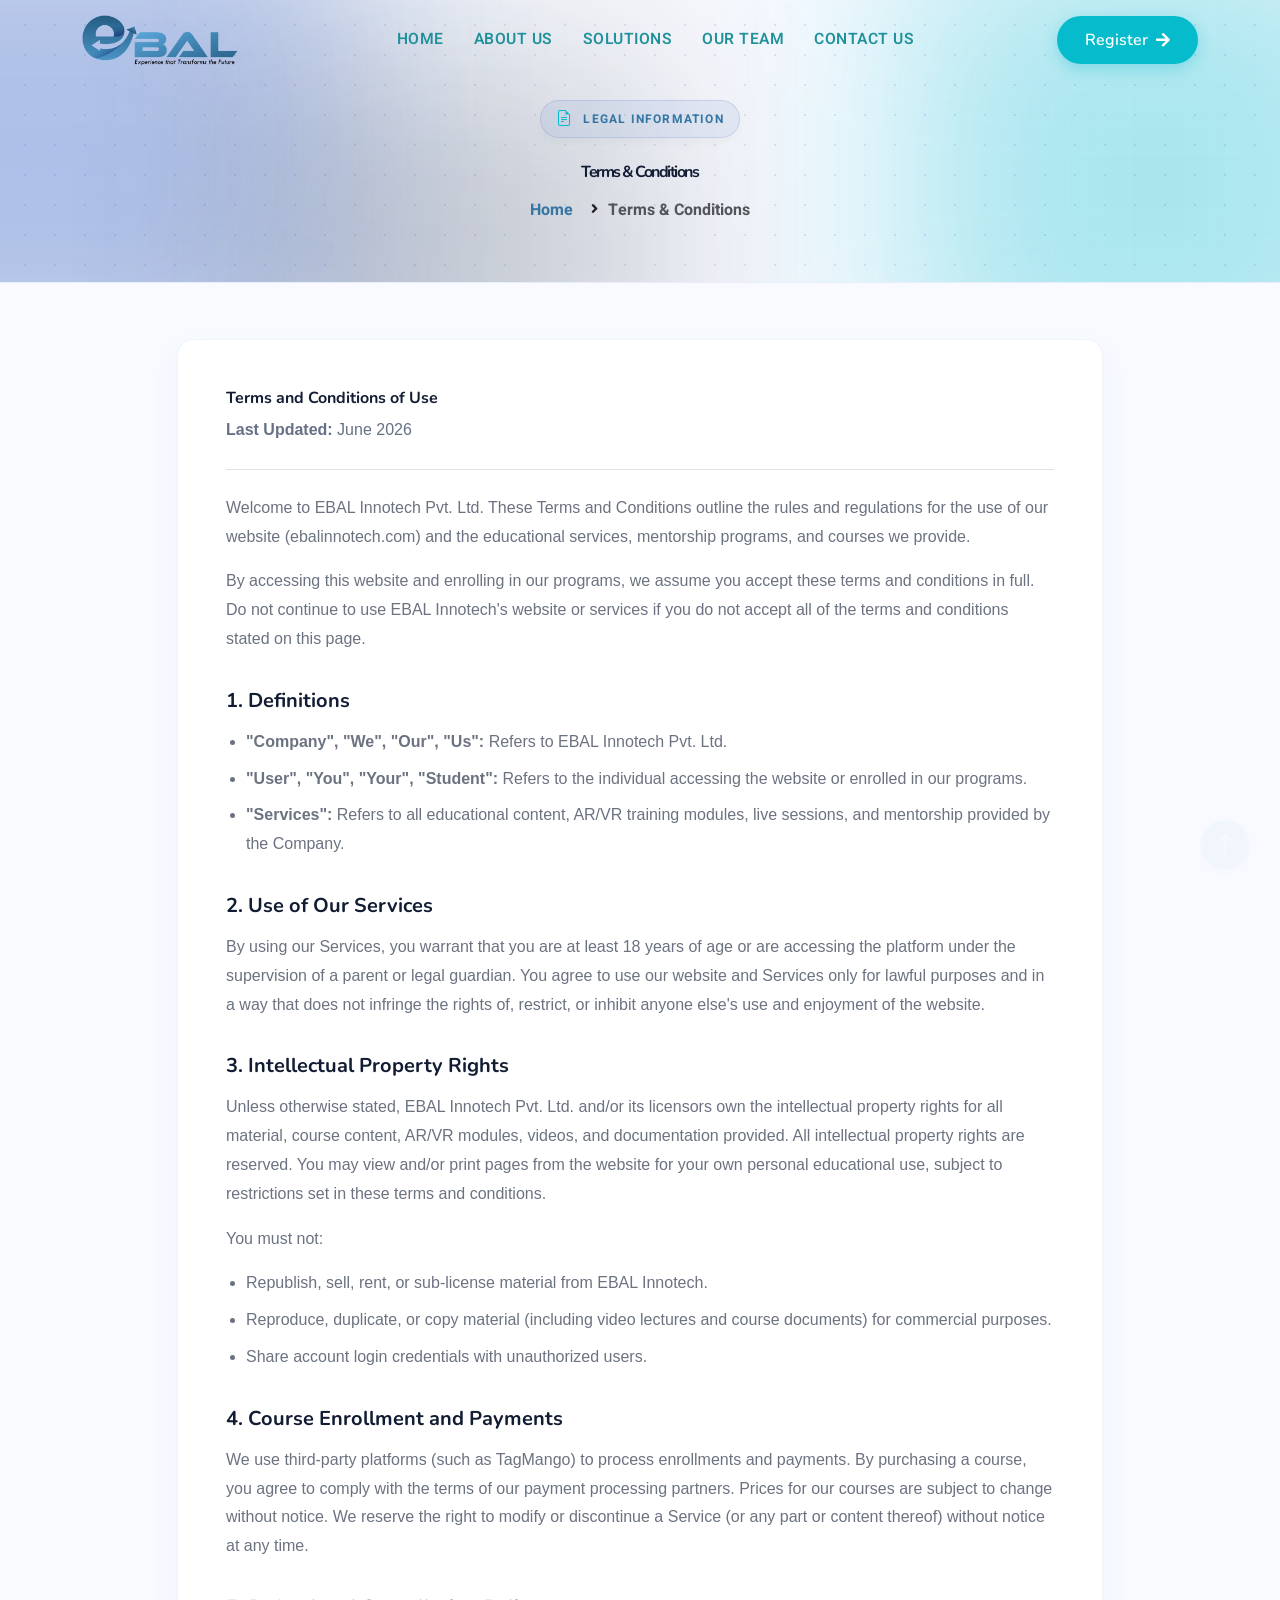
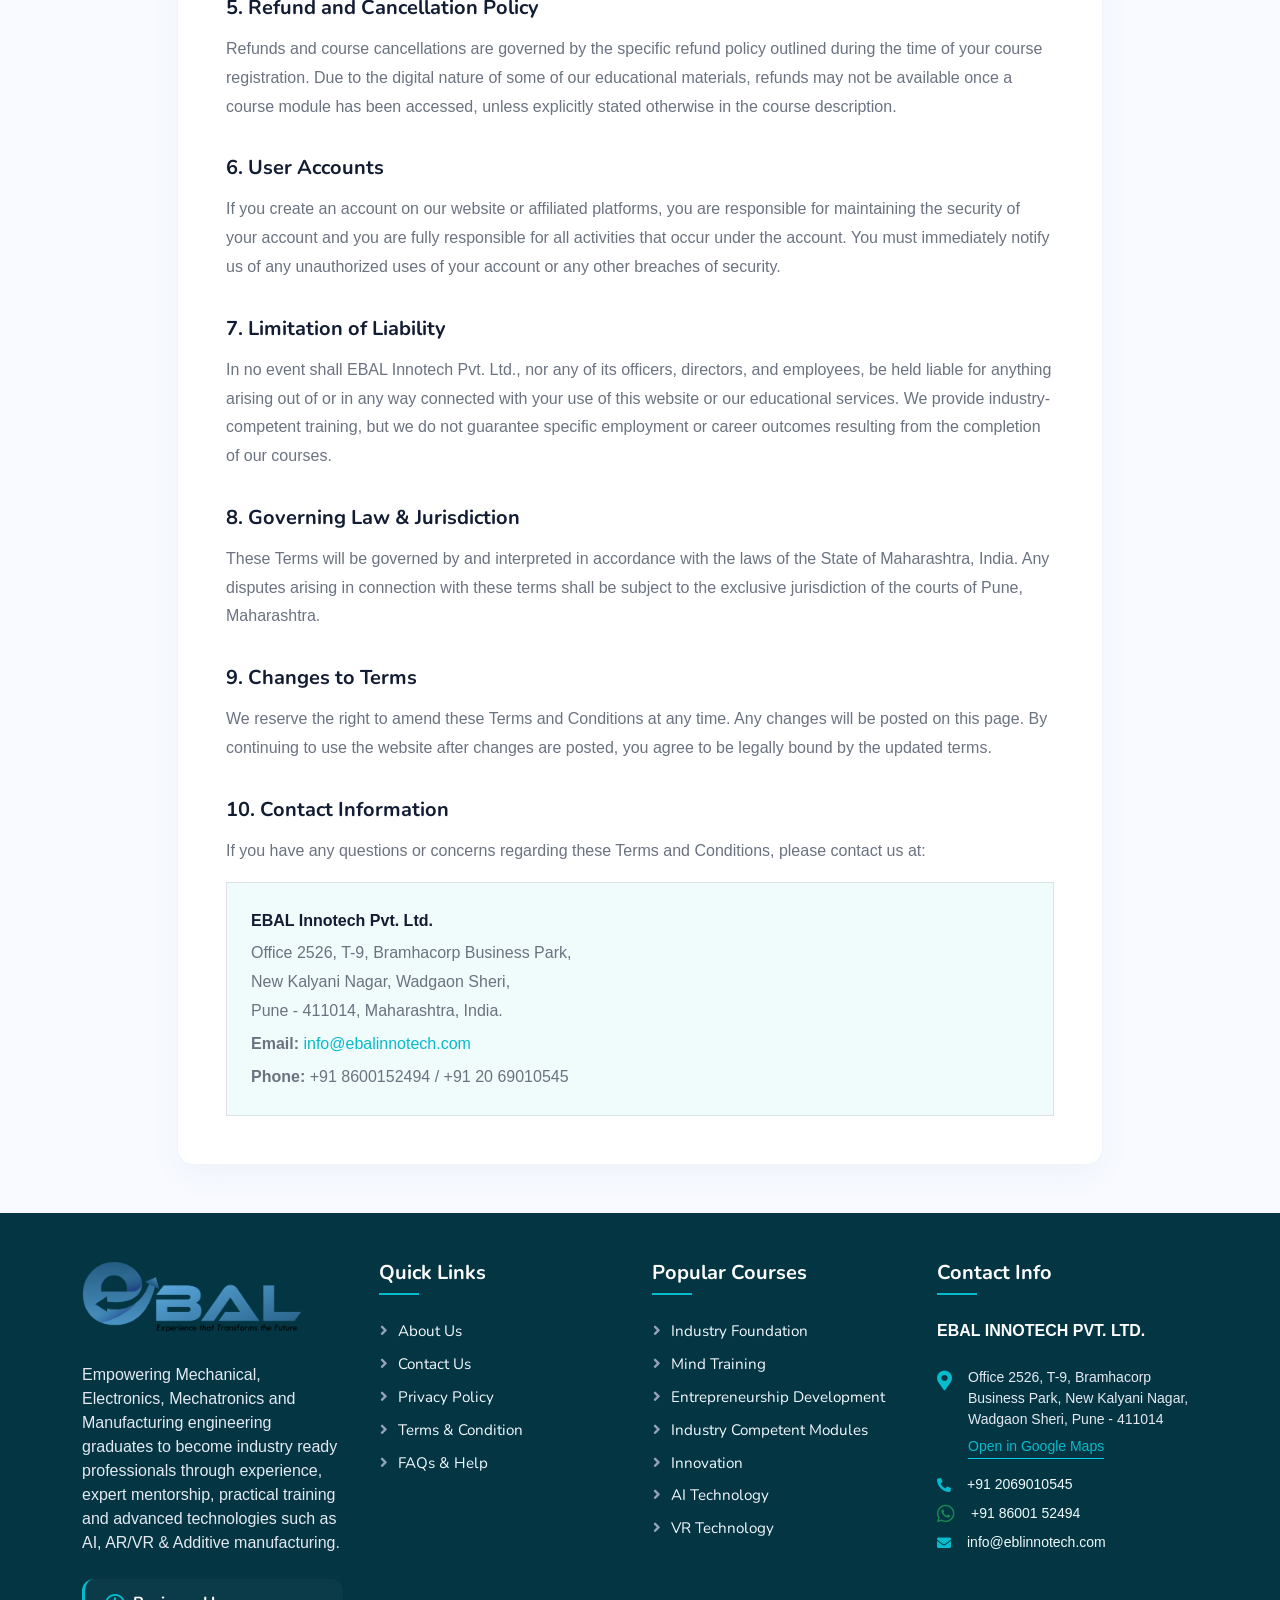
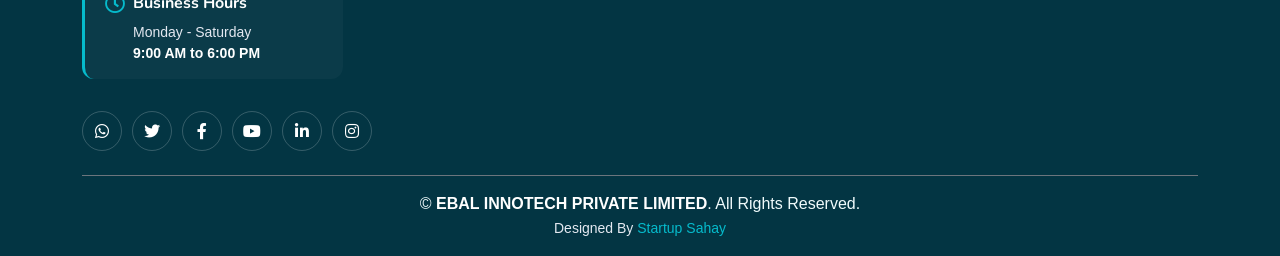
<file: terms.html>
<!doctype html>
<html lang="en">
  <head>
    <meta charset="utf-8" />
    <title>Terms & Conditions - EBAL Innotech</title>
    <link rel="icon" type="image/png" sizes="60x60" href="./img/faviconlogo.jpeg" />
    <meta content="width=device-width, initial-scale=1.0" name="viewport" />
    <meta content="EBAL Innotech Terms and Conditions" name="keywords" />
    <meta content="Terms and Conditions for EBAL Innotech educational services and website." name="description" />

    <!-- Google Web Fonts -->
    <link rel="preconnect" href="https://fonts.googleapis.com" />
    <link rel="preconnect" href="https://fonts.gstatic.com" crossorigin />
    <link href="https://fonts.googleapis.com/css2?family=Heebo:wght@400;500;600&family=Nunito:wght@600;700;800&display=swap" rel="stylesheet" />

    <!-- Icon Font Stylesheet -->
    <link href="https://cdnjs.cloudflare.com/ajax/libs/font-awesome/5.10.0/css/all.min.css" rel="stylesheet" />
    <link href="https://cdn.jsdelivr.net/npm/bootstrap-icons@1.4.1/font/bootstrap-icons.css" rel="stylesheet" />

    <!-- Libraries Stylesheet -->
    <link href="lib/animate/animate.min.css" rel="stylesheet" />
    <link href="lib/owlcarousel/assets/owl.carousel.min.css" rel="stylesheet" />

    <!-- Customized Bootstrap Stylesheet -->
    <link href="css/bootstrap.min.css" rel="stylesheet" />

    <!-- Template Stylesheet -->
    <link href="css/style.css" rel="stylesheet" />
    <link href="css/course.css" rel="stylesheet" />
    
    <style>
      /* =========================================
         EBAL POLICY/TERMS PAGE CSS
      ========================================= */
      .ebal-policy-page {
        background-color: #f8faff;
        font-family: "Segoe UI", Roboto, "Helvetica Neue", sans-serif;
      }
      
      .policy-container {
        background-color: #ffffff;
        border-radius: 16px;
        box-shadow: 0 10px 30px rgba(54, 118, 163, 0.05);
        border: 1px solid rgba(54, 118, 163, 0.08);
      }

      .policy-container h4 {
        color: #121c33;
        font-weight: 700;
        margin-top: 35px;
        margin-bottom: 15px;
        font-size: 1.25rem;
      }

      .policy-container p, .policy-container li {
        color: #6b7280;
        line-height: 1.8;
        font-size: 1rem;
      }

      .policy-container ul {
        margin-bottom: 20px;
        padding-left: 20px;
      }

      .policy-container li {
        margin-bottom: 8px;
      }
      
      .text-primary-cyan { color: #06bbcc !important; }
      .text-primary-blue { color: #3676a3 !important; }
      .text-dark-blue { color: #121c33 !important; }
      .mt-5 {
    margin-top: 0rem !important;
}
    </style>
  </head>

  <body>
    <!-- Spinner Start -->
    <div id="spinner" class="show bg-white position-fixed translate-middle w-100 vh-100 top-50 start-50 d-flex align-items-center justify-content-center">
      <div class="spinner-border text-primary" style="width: 3rem; height: 3rem" role="status">
        <span class="sr-only">Loading...</span>
      </div>
    </div>
    <!-- Spinner End -->

    <!-- Navbar Start -->
    <nav class="navbar navbar-expand-lg ebal-navbar fixed-top">
      <div class="container">
        <a href="./" class="navbar-brand d-flex align-items-center">
          <img src="img/EBAL INNOTECH FINAL_LOGO.png" alt="EBAL Logo" style="height: 50px" />
        </a>

        <button type="button" class="navbar-toggler" data-bs-toggle="collapse" data-bs-target="#navbarCollapse">
          <span class="navbar-toggler-icon"></span>
        </button>

        <div class="collapse navbar-collapse" id="navbarCollapse">
          <div class="navbar-nav mx-auto">
            <a href="./" class="nav-item nav-link">Home</a>
            <a href="about" class="nav-item nav-link">About Us</a>
            <a href="solution" class="nav-item nav-link">Solutions</a>
            <a href="team" class="nav-item nav-link">Our Team</a>
            <a href="contactus" class="nav-item nav-link">Contact Us</a>
          </div>

          <div class="mt-4 mt-lg-0 mb-3 mb-lg-0 d-flex justify-content-center justify-content-lg-end">
            <a href="https://experts.ebalinnotech.com/l/eecb7ab9f0" class="btn btn-nav-action rounded-pill">
              Register <i class="fa fa-arrow-right ms-2"></i>
            </a>
          </div>
        </div>
      </div>
    </nav>
    <!-- Navbar End -->

    <!-- Header Start -->
    <div class="ebal-inner-header">
      <div class="tech-orb orb-primary"></div>
      <div class="tech-orb orb-cyan"></div>
      <div class="tech-orb orb-accent"></div>
      <div class="grid-overlay"></div>

      <div class="container position-relative z-index-2">
        <div class="row justify-content-center">
          <div class="col-lg-10 text-center">
            <div class="mb-4" style="margin-top: 40px">
              <span class="ebal-badge-clean">
                <i class="bi bi-file-earmark-text"></i> Legal Information
              </span>
            </div>
            <h1 class="display-3 fw-bold text-dark-blue animated slideInDown mb-3">
              Terms & Conditions
            </h1>
            <nav aria-label="breadcrumb">
              <ol class="breadcrumb justify-content-center bg-transparent p-0 m-0 animated slideInUp">
                <li class="breadcrumb-item">
                  <a class="text-primary-blue text-decoration-none fw-bold" href="./">Home</a>
                </li>
                <li class="breadcrumb-item text-black fw-bold" aria-current="page">
                  Terms & Conditions
                </li>
              </ol>
            </nav>
          </div>
        </div>
      </div>
    </div>
    <!-- Header End -->

    <!-- Terms Content Start -->
    <section class="ebal-policy-page py-5">
      <div class="container py-4">
        <div class="row justify-content-center">
          <div class="col-lg-10">
            
            <div class="policy-container p-4 p-md-5 wow fadeInUp" data-wow-delay="0.1s">
              
              <div class="border-bottom pb-4 mb-4">
                  <h3 class="fw-bold text-dark-blue mb-2">Terms and Conditions of Use</h3>
                  <p class="text-muted mb-0"><strong>Last Updated:</strong> June 2026</p>
              </div>

              <p>Welcome to EBAL Innotech Pvt. Ltd. These Terms and Conditions outline the rules and regulations for the use of our website (ebalinnotech.com) and the educational services, mentorship programs, and courses we provide.</p>
              
              <p>By accessing this website and enrolling in our programs, we assume you accept these terms and conditions in full. Do not continue to use EBAL Innotech's website or services if you do not accept all of the terms and conditions stated on this page.</p>

              <h4>1. Definitions</h4>
              <ul>
                  <li><strong>"Company", "We", "Our", "Us":</strong> Refers to EBAL Innotech Pvt. Ltd.</li>
                  <li><strong>"User", "You", "Your", "Student":</strong> Refers to the individual accessing the website or enrolled in our programs.</li>
                  <li><strong>"Services":</strong> Refers to all educational content, AR/VR training modules, live sessions, and mentorship provided by the Company.</li>
              </ul>

              <h4>2. Use of Our Services</h4>
              <p>By using our Services, you warrant that you are at least 18 years of age or are accessing the platform under the supervision of a parent or legal guardian. You agree to use our website and Services only for lawful purposes and in a way that does not infringe the rights of, restrict, or inhibit anyone else's use and enjoyment of the website.</p>

              <h4>3. Intellectual Property Rights</h4>
              <p>Unless otherwise stated, EBAL Innotech Pvt. Ltd. and/or its licensors own the intellectual property rights for all material, course content, AR/VR modules, videos, and documentation provided. All intellectual property rights are reserved. You may view and/or print pages from the website for your own personal educational use, subject to restrictions set in these terms and conditions.</p>
              <p>You must not:</p>
              <ul>
                  <li>Republish, sell, rent, or sub-license material from EBAL Innotech.</li>
                  <li>Reproduce, duplicate, or copy material (including video lectures and course documents) for commercial purposes.</li>
                  <li>Share account login credentials with unauthorized users.</li>
              </ul>

              <h4>4. Course Enrollment and Payments</h4>
              <p>We use third-party platforms (such as TagMango) to process enrollments and payments. By purchasing a course, you agree to comply with the terms of our payment processing partners. Prices for our courses are subject to change without notice. We reserve the right to modify or discontinue a Service (or any part or content thereof) without notice at any time.</p>

              <h4>5. Refund and Cancellation Policy</h4>
              <p>Refunds and course cancellations are governed by the specific refund policy outlined during the time of your course registration. Due to the digital nature of some of our educational materials, refunds may not be available once a course module has been accessed, unless explicitly stated otherwise in the course description.</p>

              <h4>6. User Accounts</h4>
              <p>If you create an account on our website or affiliated platforms, you are responsible for maintaining the security of your account and you are fully responsible for all activities that occur under the account. You must immediately notify us of any unauthorized uses of your account or any other breaches of security.</p>

              <h4>7. Limitation of Liability</h4>
              <p>In no event shall EBAL Innotech Pvt. Ltd., nor any of its officers, directors, and employees, be held liable for anything arising out of or in any way connected with your use of this website or our educational services. We provide industry-competent training, but we do not guarantee specific employment or career outcomes resulting from the completion of our courses.</p>

              <h4>8. Governing Law & Jurisdiction</h4>
              <p>These Terms will be governed by and interpreted in accordance with the laws of the State of Maharashtra, India. Any disputes arising in connection with these terms shall be subject to the exclusive jurisdiction of the courts of Pune, Maharashtra.</p>

              <h4>9. Changes to Terms</h4>
              <p>We reserve the right to amend these Terms and Conditions at any time. Any changes will be posted on this page. By continuing to use the website after changes are posted, you agree to be legally bound by the updated terms.</p>

              <h4>10. Contact Information</h4>
              <p>If you have any questions or concerns regarding these Terms and Conditions, please contact us at:</p>
              <div class="bg-light p-4 rounded mt-3 border">
                  <p class="mb-1"><strong class="text-dark-blue">EBAL Innotech Pvt. Ltd.</strong></p>
                  <p class="mb-1">Office 2526, T-9, Bramhacorp Business Park,<br>New Kalyani Nagar, Wadgaon Sheri,<br>Pune - 411014, Maharashtra, India.</p>
                  <p class="mb-1"><strong>Email:</strong> <a href="mailto:info@ebalinnotech.com" class="text-primary-cyan">info@ebalinnotech.com</a></p>
                  <p class="mb-0"><strong>Phone:</strong> +91 8600152494 / +91 20 69010545</p>
              </div>

            </div>
          </div>
        </div>
      </div>
    </section>
    <!-- Terms Content End -->

    <!-- Footer Start -->
   <div
      class="container-fluid ebal-footer text-light pt-4 mt-5 wow fadeIn"
      data-wow-delay="0.1s"
    >
      <div class="container py-4">
        <div class="row g-4 justify-content-between">
          <div class="col-lg-3 col-md-6">
            <a href="#" class="d-inline-block mb-4">
              <img
                src="./img/EBAL INNOTECH FINAL_LOGO.png"
                alt="EBAL Innotech Logo"
                class="footer-brand-logo"
              />
            </a>
            <p class="mb-4 text-light-muted lh-base">
              Empowering Mechanical, Electronics, Mechatronics and Manufacturing engineering graduates to become industry ready professionals through experience, expert mentorship, practical training and advanced technologies such as AI, AR/VR & Additive manufacturing.
            </p>

            <div class="footer-working-hours mb-4">
              <h6 class="text-white mb-2 d-flex align-items-center">
                <i class="far fa-clock text-primary-cyan me-2 fs-5"></i>
                Business Hours
              </h6>
              <p class="mb-0 text-light-muted ms-4 ps-1 small">
                Monday - Saturday
              </p>
              <p class="mb-0 fw-bold text-white ms-4 ps-1 small">
                9:00 AM to 6:00 PM
              </p>
            </div>

            <div class="d-flex pt-2">
             <a
  class="btn btn-outline-light btn-social"
  href="https://wa.me/918600152494?text=Hello!%20I%20am%20interested%20in%20learning%20more%20about%20your%20courses,%20training%20programs,%20and%20career%20guidance%20services.%20Please%20share%20the%20details."
  target="_blank"
>
  <i class="fab fa-whatsapp"></i>
</a>
              <a
                class="btn btn-outline-light btn-social"
                href="https://x.com/EBAL_INNOTECH"
                ><i class="fab fa-twitter"></i
              ></a>
              <a
                class="btn btn-outline-light btn-social"
                href="https://www.facebook.com/share/1BfwyjobmN/"
                ><i class="fab fa-facebook-f"></i
              ></a>
              <a
                class="btn btn-outline-light btn-social"
                href="https://youtube.com/@ebal_innotech_pvt_ltd"
                ><i class="fab fa-youtube"></i
              ></a>
              <a
                class="btn btn-outline-light btn-social"
                href="https://www.linkedin.com/company/ebalinnotech-pvt-ltd/"
                ><i class="fab fa-linkedin-in"></i
              ></a>
              <a
  class="btn btn-outline-light btn-social"
  href="https://www.instagram.com/ebalinnotechpvtltd?igsh=MXM1bjJ3bnVsdGYxNA=="
  target="_blank"
>
  <i class="fab fa-instagram"></i>
</a>
            </div>
          </div>

          <div class="col-lg-3 col-md-6 ps-lg-4">
            <h5 class="text-white mb-4 footer-heading">Quick Links</h5>
            <a class="btn btn-link" href="about">About Us</a>
            <a class="btn btn-link" href="contactus">Contact Us</a>
            <a class="btn btn-link" href="privacy">Privacy Policy</a>
            <a class="btn btn-link" href="terms">Terms & Condition</a>
            <a class="btn btn-link" href="help">FAQs & Help</a>
          </div>

          <div class="col-lg-3 col-md-6">
            <h5 class="text-white mb-4 footer-heading">Popular Courses</h5>
            <a class="btn btn-link" href="solution">Industry foundation </a>
            <a class="btn btn-link" href="solution">Mind training</a>
            <a class="btn btn-link" href="solution">Entrepreneurship development </a>
            <a class="btn btn-link" href="solution">Industry competent modules</a>
            <a class="btn btn-link" href="solution">Innovation</a>
            <a class="btn btn-link" href="solution">AI Technology</a>
            <a class="btn btn-link" href="solution">VR Technology</a>
          </div>

          <div class="col-lg-3 col-md-6">
            <h5 class="text-white mb-4 footer-heading">Contact Info</h5>

            <div class="mb-4">
              <p class="mb-0 fw-bold text-white fs-6">
                EBAL INNOTECH PVT. LTD.
              </p>
              <!-- <p class="small text-primary-cyan mb-0">Director, EBAL Innotech Pvt. Ltd.</p> -->
            </div>

            <div class="d-flex mb-3">
              <i
                class="fa fa-map-marker-alt mt-1 me-3 text-primary-cyan fs-5"
              ></i>
              <div>
                <p class="mb-1 text-light-muted small">
                  Office 2526, T-9, Bramhacorp Business Park, New Kalyani Nagar,
                  Wadgaon Sheri, Pune - 411014
                </p>
                <a
                  href="https://maps.app.goo.gl/3JgLbVy4usqV2DMDA"
                  target="_blank"
                  class="text-primary-cyan small border-bottom border-info text-decoration-none pb-1"
                  >Open in Google Maps</a
                >
              </div>
            </div>

            <p class="mb-2 d-flex align-items-center small">
              <i class="fa fa-phone-alt me-3 text-primary-cyan"></i> +91
              2069010545
            </p>
            <p class="mb-2 d-flex align-items-center small">
              <i class="fab fa-whatsapp me-3 text-success fs-5"></i>
              <a
                href="https://wa.me/918600152494"
                target="_blank"
                class="text-decoration-none text-light"
              >
                +91 86001 52494
              </a>
            </p>
            <p class="mb-2 d-flex align-items-center small">
              <i class="fa fa-envelope me-3 text-primary-cyan"></i>
              <a
                href="mailto:info@eblinnotech.com"
                class="text-decoration-none text-light"
              >
                info@eblinnotech.com
              </a>
            </p>
          </div>
        </div>
      </div>

      <div class="container">
        <div class="copyright border-top border-secondary pt-3 pb-3">
          <div class="row align-items-center">
            <div class="col-12 text-center">
              &copy;
              <a class="text-white fw-bold text-decoration-none" href="#"
                >EBAL INNOTECH PRIVATE LIMITED</a
              >. All Rights Reserved. <br /><span class="small text-light-muted"
                >Designed By
                <a
                  class="text-primary-cyan text-decoration-none"
                  href="https://www.startupsahay.com/"
                  target="_blank"
                  >Startup Sahay</a
                ></span
              >
            </div>
          </div>
        </div>
      </div>
    </div>
    <!-- Footer End -->

    <!-- Back to Top -->
    <a href="#" class="btn btn-lg btn-primary btn-lg-square back-to-top"><i class="bi bi-arrow-up"></i></a>

    <!-- JavaScript Libraries -->
    <script src="https://code.jquery.com/jquery-3.4.1.min.js"></script>
    <script src="https://cdn.jsdelivr.net/npm/bootstrap@5.0.0/dist/js/bootstrap.bundle.min.js"></script>
    <script src="lib/wow/wow.min.js"></script>
    <script src="lib/easing/easing.min.js"></script>
    <script src="lib/waypoints/waypoints.min.js"></script>
    <script src="lib/owlcarousel/owl.carousel.min.js"></script>

    <!-- Template Javascript -->
    <script src="js/main.js"></script>
  </body>
</html>
</file>
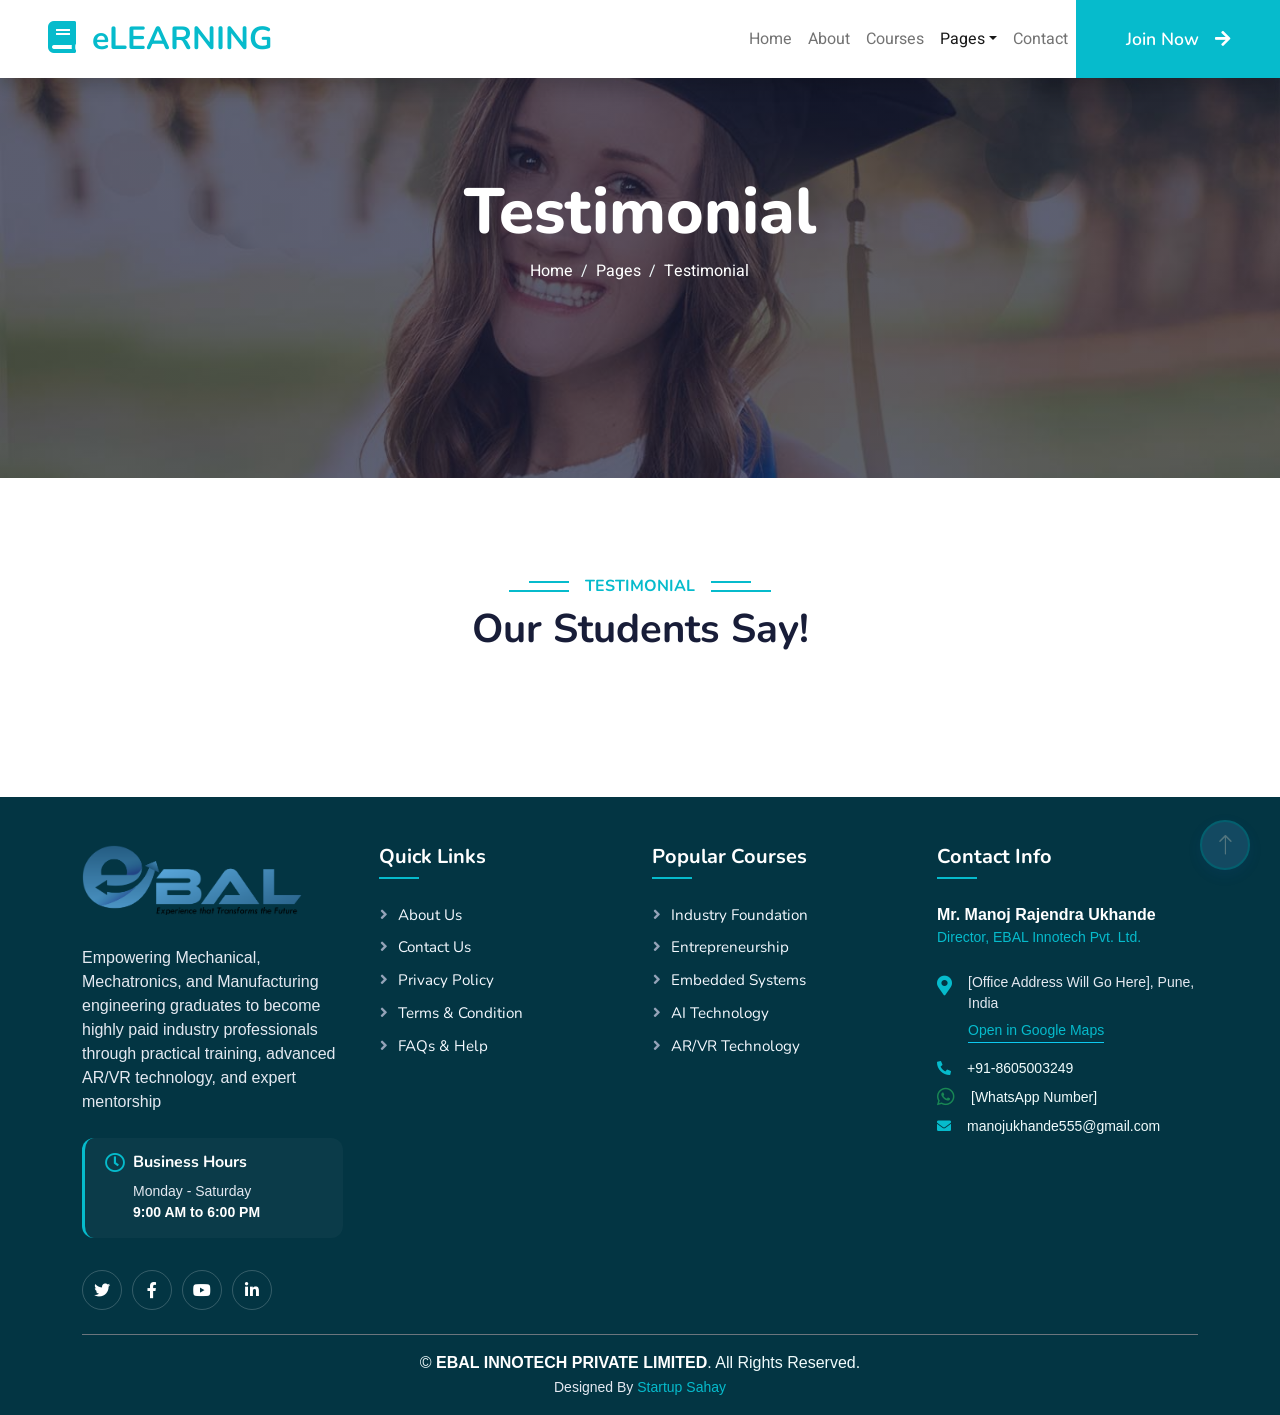
<file: testimonial.html>
<!DOCTYPE html>
<html lang="en">

<head>
    <meta charset="utf-8">
    <title>eLEARNING - eLearning HTML Template</title>
    <meta content="width=device-width, initial-scale=1.0" name="viewport">
    <meta content="" name="keywords">
    <meta content="" name="description">

    <!-- Favicon -->
    <link href="img/favicon.ico" rel="icon">

    <!-- Google Web Fonts -->
    <link rel="preconnect" href="https://fonts.googleapis.com">
    <link rel="preconnect" href="https://fonts.gstatic.com" crossorigin>
    <link href="https://fonts.googleapis.com/css2?family=Heebo:wght@400;500;600&family=Nunito:wght@600;700;800&display=swap" rel="stylesheet">

    <!-- Icon Font Stylesheet -->
    <link href="https://cdnjs.cloudflare.com/ajax/libs/font-awesome/5.10.0/css/all.min.css" rel="stylesheet">
    <link href="https://cdn.jsdelivr.net/npm/bootstrap-icons@1.4.1/font/bootstrap-icons.css" rel="stylesheet">

    <!-- Libraries Stylesheet -->
    <link href="lib/animate/animate.min.css" rel="stylesheet">
    <link href="lib/owlcarousel/assets/owl.carousel.min.css" rel="stylesheet">

    <!-- Customized Bootstrap Stylesheet -->
    <link href="css/bootstrap.min.css" rel="stylesheet">

    <!-- Template Stylesheet -->
    <link href="css/style.css" rel="stylesheet">
</head>

<body>
    <!-- Spinner Start -->
    <div id="spinner" class="show bg-white position-fixed translate-middle w-100 vh-100 top-50 start-50 d-flex align-items-center justify-content-center">
        <div class="spinner-border text-primary" style="width: 3rem; height: 3rem;" role="status">
            <span class="sr-only">Loading...</span>
        </div>
    </div>
    <!-- Spinner End -->


    <!-- Navbar Start -->
    <nav class="navbar navbar-expand-lg bg-white navbar-light shadow sticky-top p-0">
        <a href="index.html" class="navbar-brand d-flex align-items-center px-4 px-lg-5">
            <h2 class="m-0 text-primary"><i class="fa fa-book me-3"></i>eLEARNING</h2>
        </a>
        <button type="button" class="navbar-toggler me-4" data-bs-toggle="collapse" data-bs-target="#navbarCollapse">
            <span class="navbar-toggler-icon"></span>
        </button>
        <div class="collapse navbar-collapse" id="navbarCollapse">
            <div class="navbar-nav ms-auto p-4 p-lg-0">
                <a href="index.html" class="nav-item nav-link">Home</a>
                <a href="about.html" class="nav-item nav-link">About</a>
                <a href="courses.html" class="nav-item nav-link">Courses</a>
                <div class="nav-item dropdown">
                    <a href="#" class="nav-link dropdown-toggle active" data-bs-toggle="dropdown">Pages</a>
                    <div class="dropdown-menu fade-down m-0">
                        <a href="team.html" class="dropdown-item">Our Team</a>
                        <a href="testimonial.html" class="dropdown-item active">Testimonial</a>
                        <a href="404.html" class="dropdown-item">404 Page</a>
                    </div>
                </div>
                <a href="contact.html" class="nav-item nav-link">Contact</a>
            </div>
            <a href="" class="btn btn-primary py-4 px-lg-5 d-none d-lg-block">Join Now<i class="fa fa-arrow-right ms-3"></i></a>
        </div>
    </nav>
    <!-- Navbar End -->


    <!-- Header Start -->
    <div class="container-fluid bg-primary py-5 mb-5 page-header">
        <div class="container py-5">
            <div class="row justify-content-center">
                <div class="col-lg-10 text-center">
                    <h1 class="display-3 text-white animated slideInDown">Testimonial</h1>
                    <nav aria-label="breadcrumb">
                        <ol class="breadcrumb justify-content-center">
                            <li class="breadcrumb-item"><a class="text-white" href="#">Home</a></li>
                            <li class="breadcrumb-item"><a class="text-white" href="#">Pages</a></li>
                            <li class="breadcrumb-item text-white active" aria-current="page">Testimonial</li>
                        </ol>
                    </nav>
                </div>
            </div>
        </div>
    </div>
    <!-- Header End -->


    <!-- Testimonial Start -->
    <div class="container-xxl py-5 wow fadeInUp" data-wow-delay="0.1s">
        <div class="container">
            <div class="text-center">
                <h6 class="section-title bg-white text-center text-primary px-3">Testimonial</h6>
                <h1 class="mb-5">Our Students Say!</h1>
            </div>
            <div class="owl-carousel testimonial-carousel position-relative">
                <div class="testimonial-item text-center">
                    <img class="border rounded-circle p-2 mx-auto mb-3" src="img/testimonial-1.jpg" style="width: 80px; height: 80px;">
                    <h5 class="mb-0">Client Name</h5>
                    <p>Profession</p>
                    <div class="testimonial-text bg-light text-center p-4">
                    <p class="mb-0">Tempor erat elitr rebum at clita. Diam dolor diam ipsum sit diam amet diam et eos. Clita erat ipsum et lorem et sit.</p>
                    </div>
                </div>
                <div class="testimonial-item text-center">
                    <img class="border rounded-circle p-2 mx-auto mb-3" src="img/testimonial-2.jpg" style="width: 80px; height: 80px;">
                    <h5 class="mb-0">Client Name</h5>
                    <p>Profession</p>
                    <div class="testimonial-text bg-light text-center p-4">
                    <p class="mb-0">Tempor erat elitr rebum at clita. Diam dolor diam ipsum sit diam amet diam et eos. Clita erat ipsum et lorem et sit.</p>
                    </div>
                </div>
                <div class="testimonial-item text-center">
                    <img class="border rounded-circle p-2 mx-auto mb-3" src="img/testimonial-3.jpg" style="width: 80px; height: 80px;">
                    <h5 class="mb-0">Client Name</h5>
                    <p>Profession</p>
                    <div class="testimonial-text bg-light text-center p-4">
                    <p class="mb-0">Tempor erat elitr rebum at clita. Diam dolor diam ipsum sit diam amet diam et eos. Clita erat ipsum et lorem et sit.</p>
                    </div>
                </div>
                <div class="testimonial-item text-center">
                    <img class="border rounded-circle p-2 mx-auto mb-3" src="img/testimonial-4.jpg" style="width: 80px; height: 80px;">
                    <h5 class="mb-0">Client Name</h5>
                    <p>Profession</p>
                    <div class="testimonial-text bg-light text-center p-4">
                    <p class="mb-0">Tempor erat elitr rebum at clita. Diam dolor diam ipsum sit diam amet diam et eos. Clita erat ipsum et lorem et sit.</p>
                    </div>
                </div>
            </div>
        </div>
    </div>
    <!-- Testimonial End -->
        

    <!-- Footer Start -->
    <div class="container-fluid ebal-footer text-light pt-4 mt-5 wow fadeIn" data-wow-delay="0.1s">
    <div class="container py-4">
        <div class="row g-4 justify-content-between">

            <div class="col-lg-3 col-md-6">
                <a href="#" class="d-inline-block mb-4">
    <img src="./img/EBAL INNOTECH FINAL_LOGO.png" alt="EBAL Innotech Logo" class="footer-brand-logo">
</a>
                <p class="mb-4 text-light-muted lh-base">
                    Empowering Mechanical, Mechatronics, and Manufacturing engineering graduates to become highly paid industry professionals through practical training, advanced AR/VR technology, and expert mentorship
                </p>
                
                <div class="footer-working-hours mb-4">
                    <h6 class="text-white mb-2 d-flex align-items-center">
                        <i class="far fa-clock text-primary-cyan me-2 fs-5"></i> Business Hours
                    </h6>
                    <p class="mb-0 text-light-muted ms-4 ps-1 small">Monday - Saturday</p>
                    <p class="mb-0 fw-bold text-white ms-4 ps-1 small">9:00 AM to 6:00 PM</p>
                </div>

                <div class="d-flex pt-2">
                    <a class="btn btn-outline-light btn-social" href="[YOUR_TWITTER_LINK]"><i class="fab fa-twitter"></i></a>
                    <a class="btn btn-outline-light btn-social" href="[YOUR_FACEBOOK_LINK]"><i class="fab fa-facebook-f"></i></a>
                    <a class="btn btn-outline-light btn-social" href="[YOUR_YOUTUBE_LINK]"><i class="fab fa-youtube"></i></a>
                    <a class="btn btn-outline-light btn-social" href="[YOUR_LINKEDIN_LINK]"><i class="fab fa-linkedin-in"></i></a>
                </div>
            </div>

            <div class="col-lg-3 col-md-6 ps-lg-4">
                <h5 class="text-white mb-4 footer-heading">Quick Links</h5>
                <a class="btn btn-link" href="">About Us</a>
                <a class="btn btn-link" href="">Contact Us</a>
                <a class="btn btn-link" href="">Privacy Policy</a>
                <a class="btn btn-link" href="">Terms & Condition</a>
                <a class="btn btn-link" href="">FAQs & Help</a>
            </div>

            <div class="col-lg-3 col-md-6">
                <h5 class="text-white mb-4 footer-heading">Popular Courses</h5>
                <a class="btn btn-link" href="">Industry Foundation </a>
                <a class="btn btn-link" href="">Entrepreneurship</a>
                <a class="btn btn-link" href="">Embedded Systems</a>
                <a class="btn btn-link" href="">AI Technology</a>
                <a class="btn btn-link" href="">AR/VR Technology</a>
            </div>

            <div class="col-lg-3 col-md-6">
                <h5 class="text-white mb-4 footer-heading">Contact Info</h5>
                
                <div class="mb-4">
                    <p class="mb-0 fw-bold text-white fs-6">Mr. Manoj Rajendra Ukhande</p>
                    <p class="small text-primary-cyan mb-0">Director, EBAL Innotech Pvt. Ltd.</p>
                </div>

                <div class="d-flex mb-3">
                    <i class="fa fa-map-marker-alt mt-1 me-3 text-primary-cyan fs-5"></i>
                    <div>
                        <p class="mb-1 text-light-muted small">[Office Address Will Go Here], Pune, India</p>
                        <a href="[GOOGLE_MAPS_LINK]" target="_blank" class="text-primary-cyan small border-bottom border-info text-decoration-none pb-1">Open in Google Maps</a>
                    </div>
                </div>

                <p class="mb-2 d-flex align-items-center small"><i class="fa fa-phone-alt me-3 text-primary-cyan"></i> +91-8605003249</p>
                <p class="mb-2 d-flex align-items-center small"><i class="fab fa-whatsapp me-3 text-success fs-5"></i> [WhatsApp Number]</p>
                <p class="mb-2 d-flex align-items-center small"><i class="fa fa-envelope me-3 text-primary-cyan"></i> manojukhande555@gmail.com</p>
            </div>

        </div>
    </div>

    <div class="container">
        <div class="copyright border-top border-secondary pt-3 pb-3">
            <div class="row align-items-center">
                <div class="col-12 text-center">
                    &copy; <a class="text-white fw-bold text-decoration-none" href="#">EBAL INNOTECH PRIVATE LIMITED</a>. All Rights Reserved.
                    <br><span class="small text-light-muted">Designed By <a class="text-primary-cyan text-decoration-none" href="https://www.startupsahay.com/" target="_blank">Startup Sahay</a></span>
                </div>
            </div>
        </div>
    </div>
</div>
    <!-- Footer End -->


    <!-- Back to Top -->
    <a href="#" class="btn btn-lg btn-primary btn-lg-square back-to-top"><i class="bi bi-arrow-up"></i></a>


    <!-- JavaScript Libraries -->
    <script src="https://code.jquery.com/jquery-3.4.1.min.js"></script>
    <script src="https://cdn.jsdelivr.net/npm/bootstrap@5.0.0/dist/js/bootstrap.bundle.min.js"></script>
    <script src="lib/wow/wow.min.js"></script>
    <script src="lib/easing/easing.min.js"></script>
    <script src="lib/waypoints/waypoints.min.js"></script>
    <script src="lib/owlcarousel/owl.carousel.min.js"></script>

    <!-- Template Javascript -->
    <script src="js/main.js"></script>
</body>

</html>
</file>
<file: css/style.css>
/********** Template CSS **********/
html,
body {
    overflow-x: clip !important;
}

.ebal-services-light .col-lg-4 {
    height: 100%;
}


.sticky-image-container {
    position: -webkit-sticky !important;
    position: sticky !important;
    top: 120px !important;
    height: max-content;
    display: flex;
    justify-content: center;
    align-items: center;
    padding: 20px;
    z-index: 10;
    transform: none !important;
}

.btn,
.btn-primary-custom,
.btn-outline-custom,
.btn-nav-action {
    white-space: nowrap !important;
    width: auto !important;
    max-width: 100%;
    display: inline-flex;
    justify-content: center;
    align-items: center;
}


@media (max-width: 767.98px) {

    .container,
    .container-fluid {
        overflow: visible !important;
    }
}

.header-carousel .owl-carousel-item,
.carousel-item {
    height: 70vh !important;
    min-height: 400px;
    width: 100%;
    position: relative;
}


.header-carousel .owl-carousel-item img,
.carousel-item img {
    width: 100% !important;
    height: 100% !important;
    object-fit: cover !important;
    object-position: center top !important;
}

@media (max-width: 991.98px) {

    .header-carousel .owl-carousel-item,
    .carousel-item {
        height: 55vh !important;
    }
}

@media (max-width: 767.98px) {

    .header-carousel .owl-carousel-item,
    .carousel-item {
        height: 50vh !important;
    }
}

:root {
    --primary: #79A4FF;
    --light: #F0FBFC;
    --dark: #181d38;
}

.fw-medium {
    font-weight: 600 !important;
}

.fw-semi-bold {
    font-weight: 700 !important;
}

.back-to-top {
    position: fixed;
    display: none;
    right: 45px;
    bottom: 45px;
    z-index: 99;
}


/*** Spinner ***/
#spinner {
    opacity: 0;
    visibility: hidden;
    transition: opacity .5s ease-out, visibility 0s linear .5s;
    z-index: 99999;
}

#spinner.show {
    transition: opacity .5s ease-out, visibility 0s linear 0s;
    visibility: visible;
    opacity: 1;
}


/*** Button ***/
.btn {
    font-family: 'Nunito', sans-serif;
    font-weight: 600;
    transition: .5s;
}

.btn.btn-primary,
.btn.btn-secondary {
    color: #FFFFFF;
}

.btn-square {
    width: 38px;
    height: 38px;
}

.btn-sm-square {
    width: 32px;
    height: 32px;
}

.btn-lg-square {
    width: 48px;
    height: 48px;
}

.btn-square,
.btn-sm-square,
.btn-lg-square {
    padding: 0;
    display: flex;
    align-items: center;
    justify-content: center;
    font-weight: normal;
    border-radius: 0px;
}


/* =========================================
   PREMIUM SMART NAVBAR
   ========================================= */
:root {
    --nav-text: #20919b;
    --nav-hover: #20608e;
    --nav-btn-bg: #06BBCC;
    --primary-blue: #2a6c9c;
    --primary-cyan: #06BBCC;
    --text-dark: #1991a9;
    --text-grey: #667085;
    --bg-light: #ffffff;
}

/* =========================================
   BACK TO TOP BUTTON (Global Styles)
   ========================================= */
.back-to-top {
    position: fixed !important;
    right: 30px;
    bottom: 30px;
    z-index: 9999;
    display: flex !important;
    align-items: center;
    justify-content: center;
    width: 50px !important;
    height: 50px !important;
    border-radius: 50% !important;
    background-color: var(--primary-blue) !important;
    color: #ffffff !important;
    border: none;
    box-shadow: 0 5px 15px rgba(43, 89, 189, 0.3);
    transition: all 0.3s ease;
    text-decoration: none;
    padding: 0 !important;
}

/* Hover Animation (Desktop) */
.back-to-top:hover {
    background-color: var(--primary-cyan) !important;
    color: #ffffff !important;
    transform: translateY(-5px);
    box-shadow: 0 8px 25px rgba(6, 187, 204, 0.4);
}


.back-to-top i {
    font-size: 1.4rem;
    line-height: 0;
    margin: 0;
}

/* =========================================
   MOBILE ADJUSTMENTS
   ========================================= */
@media (max-width: 767.98px) {
    .back-to-top {
        right: 20px;
        bottom: 20px;
        width: 42px !important;
        height: 42px !important;
    }

    .back-to-top i {
        font-size: 1.1rem;
    }
}

/* =========================================
   NAVBAR STYLES
   ========================================= */

.ebal-navbar {
    background: transparent;
    padding: 10px 0;
    transition: all 0.4s cubic-bezier(0.165, 0.84, 0.44, 1);
    z-index: 1030;
}

.ebal-navbar.navbar-scrolled {
    background: rgba(255, 255, 255, 0.95);
    backdrop-filter: blur(12px);
    -webkit-backdrop-filter: blur(12px);
    padding: 12px 0;
    box-shadow: 0 10px 30px rgba(255, 255, 255, 0.08);
}

/* Nav Links */
.ebal-navbar .navbar-nav .nav-link {
    color: var(--nav-text);
    font-size: 0.98rem;
    font-weight: 600;
    text-transform: uppercase;
    letter-spacing: 0.5px;
    margin: 0 15px;
    padding: 10px 0;
    position: relative;
    transition: color 0.3s ease;
}

/* The Dropdown Arrow */
.ebal-navbar .dropdown-toggle::after {
    border: none;
    content: "\f107";
    font-family: "Font Awesome 5 Free";
    font-weight: 900;
    vertical-align: middle;
    margin-left: 6px;
    transition: transform 0.3s ease;
}


.ebal-navbar .navbar-nav .nav-link::before {
    content: "";
    position: absolute;
    bottom: 0;
    left: 50%;
    transform: translateX(-50%);
    width: 0;
    height: 2px;
    background-color: var(--nav-hover);
    transition: width 0.3s ease;
}

.ebal-navbar .navbar-nav .nav-link:hover::before,
.ebal-navbar .navbar-nav .nav-link.active::before {
    width: 100%;
}

.ebal-navbar .navbar-nav .nav-link:hover,
.ebal-navbar .navbar-nav .nav-link.active {
    color: var(--nav-hover);
}

/* Dropdown Menu 3D Animation */
@media (min-width: 992px) {
    .ebal-navbar .nav-item .dropdown-menu {
        display: block;
        margin-top: 0;
        opacity: 0;
        visibility: hidden;
        transition: all 0.4s cubic-bezier(0.165, 0.84, 0.44, 1);
        border: none;
        border-radius: 12px;
        box-shadow: 0 15px 35px rgba(0, 0, 0, 0.1);
        padding: 15px 0;
    }

    .ebal-navbar .dropdown-menu.fade-down {
        top: 120%;
        transform: rotateX(-30deg);
        transform-origin: top center;
    }

    .ebal-navbar .nav-item:hover .dropdown-menu {
        top: 100%;
        transform: rotateX(0deg);
        visibility: visible;
        opacity: 1;
    }

    .ebal-navbar .nav-item:hover .dropdown-toggle::after {
        transform: rotate(180deg);
    }
}

.dropdown-item {
    font-weight: 500;
    color: var(--nav-text);
    padding: 10px 25px;
    transition: 0.3s;
}

.dropdown-item:hover {
    background-color: rgba(46, 154, 184, 0.05);
    color: var(--nav-hover);
    padding-left: 30px;
}


.btn-nav-action {
    background-color: var(--nav-btn-bg);
    color: #ffffff !important;
    font-weight: 600;
    padding: 12px 28px;
    border: none;
    transition: all 0.3s ease;
    box-shadow: 0 5px 15px rgba(6, 187, 204, 0.3);
}

.btn-nav-action:hover {
    background-color: #049ba8;
    transform: translateY(-2px);
    box-shadow: 0 8px 25px rgba(168, 226, 231, 0.915);
}

/* =========================================
   HAMBURGER MENU TOGGLE FIX
   ========================================= */


.navbar-toggler {
    border-color: var(--primary-cyan, #06BBCC) !important;
    transition: all 0.3s ease;
}


.navbar-toggler:focus,
.navbar-toggler:active {
    outline: none !important;
    box-shadow: 0 0 0 2px rgba(6, 187, 204, 0.25) !important;
    border-color: var(--primary-cyan, #06BBCC) !important;
}


.navbar-toggler-icon {
    background-image: url("data:image/svg+xml;charset=utf8,%3Csvg viewBox='0 0 30 30' xmlns='http://www.w3.org/2000/svg'%3E%3Cpath stroke='%232b59bd' stroke-width='2.25' stroke-linecap='round' stroke-miterlimit='10' d='M4 7h22M4 15h22M4 23h22'/%3E%3C/svg%3E") !important;
}


/* Mobile Adjustments */
@media (max-width: 991.98px) {
    .ebal-navbar {
        background: rgba(255, 255, 255, 0.98);
        padding: 15px 0;
    }

    .ebal-navbar .navbar-nav {
        border-top: 1px solid #EEEEEE;
        padding-top: 15px;
        margin-top: 15px;
        text-align: center;
    }

    .ebal-navbar .navbar-nav .nav-link {
        margin: 0;
        padding: 12px 0;
    }

    .ebal-navbar .navbar-nav .nav-link::before {
        display: none;
    }


    .ebal-navbar .dropdown-menu {
        text-align: center;
        border: none;
        box-shadow: none;
        background-color: rgba(0, 0, 0, 0.02);
    }

    .ebal-navbar .dropdown-item {
        padding: 10px 0;
    }


    .ebal-navbar .dropdown-item:hover {
        padding-left: 0;
        background-color: transparent;
    }


    .ebal-navbar .btn-nav-action {
        display: table;
        margin: 15px auto 10px auto;
    }

    .mt-4 {
        margin-top: 0rem !important;
    }
}

/* =========================================
   CAROUSEL RESPONSIVE HEIGHTS & ARROWS
   ========================================= */
@media (min-width: 1441px) {
    .header-carousel .owl-carousel-item {
        height: 500px;
    }

    .header-carousel .owl-nav .owl-prev,
    .header-carousel .owl-nav .owl-next {
        width: 50px;
        height: 50px;
        font-size: 24px;
    }
}

@media (max-width: 1440px) and (min-width: 1025px) {
    .header-carousel .owl-carousel-item {
        height: 450px;
    }

    .header-carousel .owl-nav {
        right: 5%;
    }
}

@media (max-width: 1024px) and (min-width: 769px) {
    .header-carousel .owl-carousel-item {
        height: 400px;
    }

    .header-carousel .owl-nav {
        position: absolute !important;
        top: auto !important;
        bottom: 40px !important;
        right: 5% !important;
        transform: none !important;
        flex-direction: row !important;
    }

    .header-carousel .owl-nav .owl-prev,
    .header-carousel .owl-nav .owl-next {
        margin: 0 10px !important;
    }
}

@media (max-width: 768px) {
    .header-carousel .owl-carousel-item {
        height: 400px !important;
    }

    .header-carousel .owl-nav {
        position: absolute !important;
        top: auto !important;
        bottom: 30px !important;
        left: 5% !important;
        right: auto !important;
        transform: none !important;
        flex-direction: row !important;
    }

    .header-carousel .owl-nav .owl-prev,
    .header-carousel .owl-nav .owl-next {
        margin: 0 10px 0 0 !important;
        width: 35px !important;
        height: 35px !important;
        font-size: 16px !important;
    }
}

/* =========================================
   CLEAN PILL BADGE DESIGN
   ========================================= */
.ebal-badge-clean {
    display: inline-flex;
    align-items: center;
    padding: 8px 22px;
    background-color: rgba(43, 89, 189, 0.08);
    color: var(--primary-blue);
    border: 1px solid rgba(43, 89, 189, 0.15);
    border-radius: 50px;
    font-size: 0.85rem;
    font-weight: 700;
    text-transform: uppercase;
    letter-spacing: 1.5px;
    box-shadow: 0 4px 10px rgba(0, 0, 0, 0.03);
    /* Fixes mobile badge wrapping safely */
    white-space: normal;
    text-align: center;
    justify-content: center;
}

.ebal-badge-clean i {
    margin-right: 10px;
    font-size: 1rem;
    color: var(--primary-cyan);
}

/* =========================================
   1. MAIN HERO CONTAINER (Modern & Clean)
   ========================================= */
.ebal-hero-modern,
.ebal-hero-clean {
    position: relative;
    overflow: hidden;
    display: flex;
    align-items: center;
    min-height: 65vh;
    padding-top: 70px;
    padding-bottom: 20px;
}

.ebal-hero-modern {
    height: auto;
}

.ebal-hero-clean {
    background-color: var(--bg-light);
    font-family: 'Segoe UI', Roboto, 'Helvetica Neue', sans-serif;
}

/* Backgrounds & Overlays */
.hero-bg-image {
    position: absolute;
    top: 0;
    left: 0;
    width: 100%;
    height: 100%;
    background-size: cover;
    background-position: center;
    z-index: -2;
}

.hero-overlay {
    position: absolute;
    top: 0;
    left: 0;
    width: 100%;
    height: 100%;
    background: linear-gradient(135deg, rgba(24, 29, 56, 0.95) 0%, rgba(24, 29, 56, 0.7) 100%);
    z-index: -1;
}

.hero-wave-bg {
    position: absolute;
    top: 0;
    right: 0;
    width: 65%;
    height: 100%;
    z-index: 0;
    background-image: url("data:image/svg+xml,%3Csvg viewBox='0 0 800 800' preserveAspectRatio='none' xmlns='http://www.w3.org/2000/svg'%3E%3Cpath fill='%23eef4fc' d='M800,0 L800,800 L300,800 C450,600 150,400 300,0 Z'/%3E%3C/svg%3E");
    background-size: cover;
    background-position: left center;
    background-repeat: no-repeat;
}

.z-index-2 {
    z-index: 2;
}

/* =========================================
   2. TYPOGRAPHY & COLORS
   ========================================= */
.text-dark-blue {
    color: var(--text-dark);
    line-height: 1.25;
    font-size: 2.2rem;
}


.text-primary-cyan {
    color: var(--primary-cyan, #06BBCC) !important;
}


.text-primary-blue {
    color: var(--primary-blue, #3174a3) !important;
}

.text-muted {
    color: var(--text-grey) !important;
    line-height: 1.7;
}

.tracking-wide {
    color: var(--primary-cyan) !important;
    letter-spacing: 2.5px;
    font-size: 0.9rem;
}

.text-primary-glow {
    color: var(--primary-cyan);
    text-shadow: 0 0 15px rgba(6, 187, 204, 0.4);
}

.ebal-badge-modern {
    display: inline-block;
    padding: 8px 24px;
    background: rgba(255, 255, 255, 0.1);
    backdrop-filter: blur(5px);
    border: 1px solid rgba(255, 255, 255, 0.2);
    color: var(--primary-cyan);
    border-radius: 50px;
    font-weight: 600;
    margin-bottom: 20px;
    text-transform: uppercase;
    letter-spacing: 2px;
}

/* =========================================
   3. BUTTONS
   ========================================= */
.hero-actions {
    display: flex;
    gap: 15px;
    margin-top: 20px;
    flex-wrap: wrap;
}

.btn-primary-custom {
    background-color: var(--primary-cyan);
    color: #ffffff;
    border: none;
    font-weight: 600;
    box-shadow: 0 8px 20px rgba(43, 89, 189, 0.25);
    transition: all 0.3s ease;
    text-decoration: none;
}

.btn-primary-custom:hover {
    background-color: var(--primary-blue);
    color: 00182a;
    transform: translateY(-3px);
    box-shadow: 0 12px 25px rgba(43, 89, 189, 0.35);
}

.btn-outline-custom {
    background-color: transparent;
    color: var(--text-dark);
    border: 2px solid #e4e7ec;
    font-weight: 600;
    transition: all 0.3s ease;
    text-decoration: none;
}

.btn-outline-custom:hover {
    border-color: var(--primary-cyan);
    color: var(--primary-cyan);
    background-color: #f8faff;
    transform: translateY(-3px);
}

/* =========================================
   4. CROSS-DISSOLVE TEXT LOGIC
   ========================================= */
.hero-text-col,
.hero-visual-col {
    position: relative;
    min-height: 450px;
}

.dissolve-block {
    position: absolute;
    top: 50%;
    left: 15px;
    width: calc(100% - 30px);
    transform: translateY(-50%);
    opacity: 0;
    visibility: hidden;
    transition: opacity 0.8s ease;
    pointer-events: none;
}

.dissolve-block.active {
    opacity: 1;
    visibility: visible;
    pointer-events: auto;
    z-index: 10;
}

@keyframes dissolveBlur {
    0% {
        opacity: 0;
        filter: blur(15px);
        transform: scale(0.98) translateY(15px);
    }

    100% {
        opacity: 1;
        filter: blur(0);
        transform: scale(1) translateY(0);
    }
}

.dissolve-block .dissolve-item {
    opacity: 0;
}

.dissolve-block.active .dissolve-item {
    animation: dissolveBlur 1.5s forwards cubic-bezier(0.19, 1, 0.22, 1);
}

.delay-1 {
    animation-delay: 0.2s;
}

.delay-2 {
    animation-delay: 0.4s;
}

.delay-3 {
    animation-delay: 0.6s;
}

/* =========================================
   5. PREMIUM HERO VISUALS & GLASSMORPHISM
   ========================================= */
.hero-visual-premium,
.hero-visual-clean {
    position: relative;
    display: flex;
    justify-content: center;
    align-items: center;
    min-height: 500px;
}

.clean-floating-img,
.premium-hero-img {
    position: relative;
    z-index: 5;
    margin-top: 30px;
    width: 100%;
    height: 620px !important;
    max-width: 550px;
    object-fit: contain;
}

.clean-floating-img {
    animation: smoothFloat 6s ease-in-out infinite;
    filter: drop-shadow(0 20px 30px rgba(43, 89, 189, 0.1));
}

.premium-hero-img {
    filter: drop-shadow(0 20px 30px rgba(43, 89, 189, 0.15));
}

@keyframes smoothFloat {

    0%,
    100% {
        transform: translateY(0);
    }

    50% {
        transform: translateY(-20px);
    }
}

.premium-glow-backdrop {
    position: absolute;
    top: 50%;
    left: 50%;
    transform: translate(-50%, -50%);
    width: 350px;
    height: 350px;
    background: radial-gradient(circle, rgba(6, 187, 204, 0.15) 0%, rgba(255, 255, 255, 0) 70%);
    border-radius: 50%;
    z-index: 0;
    animation: breatheGlow 4s ease-in-out infinite alternate;
}

@keyframes breatheGlow {
    0% {
        transform: translate(-50%, -50%) scale(1);
        opacity: 0.8;
    }

    100% {
        transform: translate(-50%, -50%) scale(1.2);
        opacity: 1;
    }
}

.glass-orb {
    position: absolute;
    width: 60px;
    height: 60px;
    background: rgba(255, 255, 255, 0.6);
    backdrop-filter: blur(10px);
    -webkit-backdrop-filter: blur(10px);
    border: 1px solid rgba(255, 255, 255, 0.8);
    border-radius: 50%;
    display: flex;
    justify-content: center;
    align-items: center;
    box-shadow: 0 10px 25px rgba(0, 0, 0, 0.08);
    z-index: 10;
    animation: floatAdvanced 6s cubic-bezier(0.4, 0, 0.2, 1) infinite alternate;
}

.orb-icon {
    font-size: 1.5rem;
}

.blue-icon {
    color: var(--primary-blue);
}

.cyan-icon {
    color: var(--primary-cyan);
}

.orange-icon {
    color: #0b9ff593;
}

.glass-ui-card {
    position: absolute;
    background: rgba(255, 255, 255, 0.85);
    backdrop-filter: blur(12px);
    -webkit-backdrop-filter: blur(12px);
    border: 1px solid rgba(255, 255, 255, 1);
    border-radius: 10px;
    padding: 8px 14px;
    display: flex;
    align-items: center;
    gap: 10px;
    box-shadow: 0 10px 25px rgba(43, 89, 189, 0.1);
    z-index: 10;
    animation: floatCardAdvanced 7s cubic-bezier(0.4, 0, 0.2, 1) infinite alternate-reverse;
}

.card-icon-wrap {
    width: 28px;
    height: 28px;
    border-radius: 50%;
    display: flex;
    justify-content: center;
    align-items: center;
    font-size: 0.75rem;
}

.bg-cyan-light {
    background-color: rgba(6, 187, 204, 0.15);
}

.card-text-wrap .fw-bolder {
    font-size: 0.95rem !important;
    letter-spacing: 0.5px;
}

.card-text-wrap .text-muted {
    font-size: 0.65rem !important;
    margin-top: 2px;
}

/* Orb Positions */
.tech-orb-1 {
    top: 8%;
    left: 2%;
    animation-delay: 0s;
}

.tech-orb-2 {
    top: 25%;
    right: 2%;
    animation-delay: 1.5s;
}

.tech-orb-3 {
    bottom: 50%;
    left: -8%;
    animation-delay: 3s;
}

.tech-card-4 {
    bottom: 1%;
    right: -2%;
    animation-delay: 1s;
}

.pulse-ring::before {
    content: '';
    position: absolute;
    width: 100%;
    height: 100%;
    border-radius: 50%;
    background: rgba(35, 43, 195, 0.4);
    z-index: -1;
    animation: radarPulse 2s ease-out infinite;
}

@keyframes radarPulse {
    0% {
        transform: scale(1);
        opacity: 1;
    }

    100% {
        transform: scale(1.8);
        opacity: 0;
    }
}

@keyframes floatAdvanced {
    0% {
        transform: translateY(0px) scale(1);
    }

    100% {
        transform: translateY(-20px) scale(1.05);
    }
}

@keyframes floatCardAdvanced {
    0% {
        transform: translateY(0px) scale(1);
    }

    100% {
        transform: translateY(-12px) scale(1.02);
    }
}

/* =========================================
   6. RESPONSIVE COMPATIBILITY 
   ========================================= */

/* Desktop Specifics */
@media (min-width: 992px) {
    .dissolve-block h1 {
        max-width: 730px;
    }

    .dissolve-block p {
        max-width: 600px;
        line-height: 1.7;
    }
}

/* Smaller PC / 13-inch MacBooks (1025px - 1440px) */
@media (max-width: 1440px) and (min-width: 1025px) {

    .ebal-hero-clean,
    .ebal-hero-modern {
        min-height: 60vh;
        padding-top: 70px;
    }

    .text-dark-blue {
        font-size: 1rem;
    }

    .hero-text-col,
    .hero-visual-premium,
    .hero-visual-clean {
        min-height: 420px;
    }

    .clean-floating-img,
    .premium-hero-img {
        max-width: 450px;
    }
}

/* iPad Air & Tablets (768px - 1024px) */
@media (max-width: 1024px) and (min-width: 768px) {

    .ebal-hero-clean,
    .ebal-hero-modern {
        min-height: auto;
        padding-top: 40px;
    }

    .text-dark-blue {
        font-size: 1rem;
    }

    .clean-floating-img,
    .premium-hero-img {
        max-width: 380px;
    }

    .hero-visual-premium,
    .hero-visual-clean {
        min-height: 380px;
    }

    .dissolve-block h1,
    .dissolve-block p {
        max-width: 100%;
    }
}

/* Tablet & Mobile Layout Shifts */
@media (max-width: 991.98px) {

    .ebal-hero-clean,
    .ebal-hero-modern {
        text-align: center;
        padding-top: 110px;
        padding-bottom: 30px;
        height: auto;
        min-height: auto;
    }


    .hero-text-col {
        min-height: 580px;
        margin-top: 20px;
    }

    .hero-wave-bg {
        width: 100%;
        opacity: 0.3;
    }

    .dissolve-block {
        left: 0;
        width: 100%;
        padding: 0 15px;
    }

    .hero-actions {
        justify-content: center;
    }

    .hero-actions a {
        width: 100%;
        max-width: 300px;
        margin: 0 auto !important;
    }

    .dissolve-block h1,
    .dissolve-block p {
        max-width: 100%;
        margin-left: auto;
        margin-right: auto;
    }
}

/* Mobile Phones Only (Below 768px) */
@media (max-width: 767.98px) {

    .ebal-hero-clean,
    .ebal-hero-modern {
        text-align: center;
        padding-top: 140px;
        padding-bottom: 10px;
        height: auto;
        min-height: auto;
    }

    .premium-hero-img {
        display: block;
        max-width: 280px;
        width: 100%;
        margin: 0 auto !important;
    }


    .hero-visual-premium {
        margin: 0 auto;
        max-width: 100%;
        padding: 0 15px;
    }


    .tech-orb-1 {
        left: 5%;
    }

    .tech-orb-2 {
        right: 5%;
    }

    .tech-orb-3 {
        left: 5%;
        bottom: 10%;
    }

    .tech-card-4 {
        right: 5%;
    }
}

/* =========================================
   MODERN SOFT-UI FEATURES SECTION
   ========================================= */
.ebal-features-section {
    background-color: #ffffff;
}

.ebal-modern-card {
    background-color: #f8f9fc;
    border-radius: 24px;
    padding: 30px 25px;
    display: flex;
    flex-direction: column;
    position: relative;
    overflow: hidden;
    transition: transform 0.4s cubic-bezier(0.165, 0.84, 0.44, 1), box-shadow 0.4s ease;
    border: 1px solid rgba(0, 0, 0, 0.03);
}


.ebal-modern-card:hover {
    transform: translateY(-8px);
    box-shadow: 0 20px 40px rgba(43, 89, 189, 0.08);
}

/* --- Equal Height Text Area --- */
.card-text-content {
    flex-grow: 1;
    z-index: 2;
    position: relative;
}

.card-title {
    font-weight: 800;
    color: #121c33;
    font-size: 1.35rem;
    margin-bottom: 12px;
    line-height: 1.3;
}

.card-desc {
    color: #6b7280;
    font-size: 0.95rem;
    line-height: 1.6;
    margin-bottom: 20px;
}

/* --- Bottom Area (Arrow & Icon) --- */
.card-bottom-area {
    display: flex;
    justify-content: space-between;
    align-items: flex-end;
    margin-top: auto;
    z-index: 2;
    position: relative;
}

/* The Circular Arrow Button */
.arrow-btn {
    width: 45px;
    height: 45px;
    border-radius: 50%;
    border: 1px solid #d1d5db;
    display: flex;
    justify-content: center;
    align-items: center;
    color: #121c33;
    text-decoration: none;
    transition: all 0.3s ease;
    background: transparent;
}

.ebal-modern-card:hover .arrow-btn {
    background-color: var(--primary-blue, #3676a3);
    color: #ffffff;
    border-color: var(--primary-blue, #3676a3);
    transform: translateX(5px);
}

/* --- The Bleeding Edge Icon Effect --- */
.bottom-right-icon {
    position: absolute;
    bottom: -15px;
    right: -15px;
    font-size: 6.5rem;
    opacity: 0.12;
    transform: rotate(-15deg);
    transition: all 0.5s cubic-bezier(0.165, 0.84, 0.44, 1);
    z-index: 0;
}

.ebal-modern-card:hover .bottom-right-icon {
    transform: rotate(0deg) scale(1.1);
    opacity: 0.2;
}

/* Colors for the watermark icons */
.color-blue {
    color: var(--primary-blue, #2d6d9b);
}

.color-cyan {
    color: var(--primary-cyan, #06BBCC);
}

.color-orange {
    color: #f59e0b;
}

.color-dark {
    color: #121c33;
}

/* Responsive adjustments */
@media (max-width: 768px) {
    .ebal-modern-card {
        padding: 25px 20px;
    }

    .card-title {
        font-size: 1.25rem;
    }

    .bottom-right-icon {
        font-size: 5rem;
    }
}

/* =========================================
   BENTO BOX SOFT-UI SECTION
   ========================================= */
.ebal-features-section {
    background-color: #ffffff;
}

.ebal-modern-card {
    background-color: #f8f9fc;
    border-radius: 24px;
    padding: 30px 25px;
    display: flex;
    flex-direction: column;
    position: relative;
    overflow: hidden;
    transition: transform 0.4s cubic-bezier(0.165, 0.84, 0.44, 1), box-shadow 0.4s ease;
    border: 1px solid rgba(0, 0, 0, 0.03);
}


.ebal-modern-card:hover {
    transform: translateY(-8px);
    box-shadow: 0 20px 40px rgba(43, 89, 189, 0.08);
}

/* --- Equal Height Text Area --- */
.card-text-content {
    flex-grow: 1;
    z-index: 2;
    position: relative;
}

.card-title {
    font-weight: 800;
    color: #121c33;
    font-size: 1.35rem;
    margin-bottom: 12px;
    line-height: 1.3;
}

.card-desc {
    color: #6b7280;
    font-size: 0.95rem;
    line-height: 1.6;
    margin-bottom: 20px;
}

/* --- Bottom Area (Arrow & Icon) --- */
.card-bottom-area {
    display: flex;
    justify-content: space-between;
    align-items: flex-end;
    margin-top: auto;
    z-index: 2;
    position: relative;
}


.arrow-btn {
    width: 45px;
    height: 45px;
    border-radius: 50%;
    border: 1px solid #d1d5db;
    display: flex;
    justify-content: center;
    align-items: center;
    color: #121c33;
    text-decoration: none;
    transition: all 0.3s ease;
    background: transparent;
}

.ebal-modern-card:hover .arrow-btn {
    background-color: var(--primary-blue, #3676a3);
    color: #ffffff;
    border-color: var(--primary-blue, #3676a3);
    transform: translateX(5px);
}

/* --- The Bleeding Edge Icon Effect --- */
.bottom-right-icon {
    position: absolute;
    bottom: -15px;
    right: -15px;
    font-size: 7rem;
    opacity: 0.08;
    transform: rotate(-15deg);
    transition: all 0.5s cubic-bezier(0.165, 0.84, 0.44, 1);
    z-index: 0;
}

.ebal-modern-card:hover .bottom-right-icon {
    transform: rotate(0deg) scale(1.1);
    opacity: 0.15;
}

/* Icon Colors */
.color-blue {
    color: var(--primary-blue, #3676a3);
}

.color-cyan {
    color: var(--primary-cyan, #06BBCC);
}

.color-orange {
    color: var(--primary-orange, #0bcef5);
}

.color-dark {
    color: #121c33;
}

.color-purple {
    color: var(--primary-purple, #14c2dc);
}

/* Responsive adjustments */
@media (max-width: 991px) {
    .ebal-modern-card {
        padding: 25px 20px;
    }

    .card-title {
        font-size: 1.25rem;
    }

    .bottom-right-icon {
        font-size: 5rem;
    }
}

/* --- Heading Styles --- */
.text-dark-blue {
    color: #121c33;
}

/* Refined Heading Size */
.ebal-features-section .display-6 {
    font-size: 2.25rem;
    letter-spacing: -0.5px;
    line-height: 1.2;
}

/* Refined Subtext */
.feature-subheading {
    font-size: 1.05rem;
    line-height: 1.6;
    opacity: 0.85;
}

.ebal-badge-clean {
    padding: 6px 15px;
    font-size: 0.75rem;
    letter-spacing: 1.2px;
}

/* Mobile adjustments */
@media (max-width: 768px) {
    .ebal-features-section .display-6 {
        font-size: 1.85rem;
    }

    .feature-subheading {
        font-size: 0.95rem;
    }
}

/*** 3. Page Header ***/
.page-header {
    background: linear-gradient(rgba(24, 29, 56, .7), rgba(24, 29, 56, .7)), url(../img/carousel-1.jpg);
    background-position: center center;
    background-repeat: no-repeat;
    background-size: cover;
    min-height: 400px;
}

.page-header-inner {
    background: rgba(15, 23, 43, .7);
}

.breadcrumb-item+.breadcrumb-item::before {
    color: var(--light);
}


/*** 4. Section Titles ***/
.section-title {
    position: relative;
    display: inline-block;
    text-transform: uppercase;
}

.section-title::before {
    position: absolute;
    content: "";
    width: calc(100% + 80px);
    height: 2px;
    top: 4px;
    left: -40px;
    background: var(--primary);
    z-index: -1;
}

.section-title::after {
    position: absolute;
    content: "";
    width: calc(100% + 120px);
    height: 2px;
    bottom: 5px;
    left: -60px;
    background: var(--primary);
    z-index: -1;
}

.section-title.text-start::before {
    width: calc(100% + 40px);
    left: 0;
}

.section-title.text-start::after {
    width: calc(100% + 60px);
    left: 0;
}

/* Section Title Mobile Overlap Fix */
@media (max-width: 768px) {
    .section-title::before {
        width: calc(100% + 40px);
        left: -20px;
    }

    .section-title::after {
        width: calc(100% + 60px);
        left: -30px;
    }

    .section-title.text-start::before {
        width: calc(100% + 20px);
        left: 0;
    }

    .section-title.text-start::after {
        width: calc(100% + 30px);
        left: 0;
    }
}

/*** Service ***/
.service-item {
    background: var(--light);
    transition: .5s;
}

.service-item:hover {
    margin-top: -10px;
    background: var(--primary);
}

.service-item * {
    transition: .5s;
}

.service-item:hover * {
    color: var(--light) !important;
}


/*** Categories & Courses ***/
.category img,
.course-item img {
    transition: .5s;
}

.category a:hover img,
.course-item:hover img {
    transform: scale(1.1);
}

/* =========================================
   VIEW MORE BUTTON DESIGN
   ========================================= */
.btn-view-more {
    display: inline-flex;
    align-items: center;
    justify-content: center;
    padding: 12px 30px;
    font-size: 1rem;
    font-weight: 600;
    color: var(--primary-blue);
    background-color: transparent;
    border: 2px solid var(--primary-blue);
    border-radius: 50px;
    text-decoration: none;
    transition: all 0.3s cubic-bezier(0.165, 0.84, 0.44, 1);
    cursor: pointer;
    letter-spacing: 0.5px;
    margin-top: 15px;

}

/* Icon spacing */
.btn-view-more i {
    margin-left: 8px;
    font-size: 1.2rem;
    transition: transform 0.3s ease;
}

/* Hover State */
.btn-view-more:hover {
    background-color: var(--primary-blue);
    color: #ffffff !important;
    box-shadow: 0 10px 20px rgba(43, 89, 189, 0.2);
    transform: translateY(-2px);
}


.btn-view-more:hover i {
    transform: translateX(4px);
}


.btn-view-more:active {
    transform: translateY(0);
}

/* Responsive adjustment for small mobile screens */
@media (max-width: 576px) {
    .btn-view-more {
        width: 100%;
        padding: 10px 20px;
        font-size: 0.95rem;
    }
}



/* =========================================
   COACHING SOLUTIONS SECTION
   ========================================= */

.coaching-solutions-section {
    padding: 50px 15px;
    background-color: #ffffff;
    font-family: 'Segoe UI', Roboto, 'Helvetica Neue', sans-serif;
}

.coaching-solutions-section .container {
    max-width: 1200px;
    margin: 0 auto;
}

/* Header Styling */
.solutions-header {
    text-align: center;
    margin-bottom: 60px;
}

.solutions-header h2 {
    color: #121c33;
    /* Dark navy */
    font-size: 2.8rem;
    font-weight: 700;
    line-height: 1.2;
    margin-bottom: 15px;
}

.solutions-header p {
    color: #4b5563;
    font-size: 1.15rem;
    max-width: 600px;
    margin: 0 auto;
}

/* CSS Grid Layout */
.solutions-grid {
    display: grid;
    grid-template-columns: repeat(2, 1fr);
    gap: 25px;
}

/* Base Card Styling */
.solution-card {
    position: relative;
    padding: 50px 40px;
    border-radius: 20px;
    transition: transform 0.3s ease, box-shadow 0.3s ease;
    overflow: hidden;
    min-height: 280px;
}

/* Modern Hover Lift Effect */
.solution-card:hover {
    transform: translateY(-8px);
    box-shadow: 0 15px 30px rgba(0, 0, 0, 0.08);
}


.light-card {
    background-color: #EDF1FA;
}

.light-card .card-subtitle {
    color: #121c33;
    font-size: 1.05rem;
    font-weight: 600;
    display: block;
    margin-bottom: 10px;
}

.light-card .card-title {
    color: #121c33;
    font-size: 2.2rem;
    font-weight: 700;
    margin-bottom: 25px;
    letter-spacing: -0.5px;
}

.light-card .card-desc {
    color: #121c33;
    font-size: 1.05rem;
    line-height: 1.5;
    margin: 0;
}

/* Dark Card (Online Classes) */
.dark-card {
    background: linear-gradient(135deg, #064f68 0%, #226484a8 100%);
}

.dark-card .card-subtitle {
    color: #ffffff;
    font-size: 1.05rem;
    font-weight: 600;
    display: block;
    margin-bottom: 10px;
}

.dark-card .card-title {
    color: #ffffff;
    font-size: 2.2rem;
    font-weight: 700;
    margin-bottom: 25px;
    letter-spacing: -0.5px;
}

.dark-card .card-desc {
    color: #ffffff;
    font-size: 1.05rem;
    line-height: 1.5;
    margin: 0;
    opacity: 0.9;
}


.highlight-icon {
    position: absolute;
    top: 40px;
    right: 40px;
    width: 45px;
    height: 45px;
    animation: floatIcon 4s ease-in-out infinite alternate;
}

@keyframes floatIcon {
    0% {
        transform: translateY(0);
        opacity: 0.8;
    }

    100% {
        transform: translateY(-8px);
        opacity: 1;
    }
}

/* =========================================
   RESPONSIVE MOBILE STYLES
   ========================================= */

/* Tablets (iPad) */
@media (max-width: 991px) {
    .solutions-header h2 {
        font-size: 2.3rem;
    }

    .solution-card {
        padding: 40px 30px;
        min-height: 250px;
    }
}

/* Mobile Phones */
@media (max-width: 768px) {
    .solutions-header h2 {
        font-size: 2rem;
    }

    .solutions-header p {
        font-size: 1.05rem;
        padding: 0 10px;
    }

    .solutions-grid {
        grid-template-columns: 1fr;
        gap: 20px;
    }

    .solution-card {
        padding: 35px 25px;
        min-height: auto;
    }

    .light-card .card-title,
    .dark-card .card-title {
        font-size: 1.9rem;
    }

    .highlight-icon {
        top: 25px;
        right: 25px;
        width: 35px;
        height: 35px;
    }
}

/* =========================================
   LEADING COACHES SECTION (eBal Custom)
   ========================================= */
.ebal-coaches-section {
    padding: 70px 15px;
    background-color: #fcfdfe;
    font-family: 'Segoe UI', Roboto, 'Helvetica Neue', sans-serif;
    overflow-x: hidden;
}

.ebal-coaches-section .container {
    max-width: 1160px;
    margin: 0 auto;
}

.coaches-grid {
    display: grid;
    grid-template-columns: 1fr 1fr;
    gap: 60px;
    align-items: center;
}

/* --- VISUAL COLUMN --- */
.coaches-visual {
    position: relative;
    padding-right: 40px;
}

.image-wrapper {
    position: relative;
    border-radius: 24px;
    z-index: 1;
}

/* The Main Image */
.main-coach-img {
    width: 100%;
    height: 500px;
    border-radius: 24px;
    box-shadow: 0 20px 40px rgba(18, 28, 51, 0.08);
    transition: transform 0.4s ease;
    object-fit: cover;
}

.image-wrapper:hover .main-coach-img {
    transform: scale(1.02);
}

/* --- FLOATING UI BADGES --- */
.floating-badge {
    position: absolute;
    background: #ffffff;
    padding: 16px 24px;
    border-radius: 16px;
    display: flex;
    align-items: center;
    gap: 15px;
    box-shadow: 0 15px 35px rgba(0, 0, 0, 0.1);
    z-index: 10;
    transition: all 0.3s ease;
    border: 1px solid rgba(43, 89, 189, 0.05);
}

.floating-badge:hover {
    transform: translateY(-5px) scale(1.05) !important;
    box-shadow: 0 20px 40px rgba(43, 89, 189, 0.15);
}

.badge-icon {
    width: 45px;
    height: 45px;
    border-radius: 12px;
    display: flex;
    justify-content: center;
    align-items: center;
    font-size: 1.5rem;
}

.icon-blue {
    background-color: rgba(43, 89, 189, 0.1);
    color: var(--primary-blue, #3676a3);
}

.icon-cyan {
    background-color: rgba(6, 187, 204, 0.15);
    color: var(--primary-cyan, #06BBCC);
}

.badge-text {
    display: flex;
    flex-direction: column;
}

.badge-title {
    font-weight: 700;
    color: var(--text-dark, #121c33);
    font-size: 1.05rem;
}

.badge-sub {
    font-size: 0.85rem;
    color: var(--text-grey, #667085);
    font-weight: 500;
}

/* Specific Badge Positions & Animations */
.badge-top {
    top: 20%;
    right: -70px;

}

.badge-bottom {
    bottom: 42%;
    right: -12%;

}

/* 
@keyframes floatVertical {
    0%, 100% { transform: translateY(0); }
    50% { transform: translateY(-15px); }
} */

/* --- CONTENT COLUMN --- */
.coaches-content {
    padding-left: 20px;
}

.coaches-content h2 {
    color: var(--text-dark, #121c33);
    font-size: 2.6rem;
    font-weight: 700;
    line-height: 1.25;
    margin-bottom: 25px;
    letter-spacing: -0.5px;
}

.lead-text {
    font-size: 1.15rem;
    color: var(--text-dark, #121c33);
    line-height: 1.7;
    margin-bottom: 20px;
}

.sub-text {
    font-size: 1.05rem;
    color: var(--text-grey, #667085);
    line-height: 1.6;
    margin-bottom: 35px;
}

/* The "Meet Our Coaches" Button */
.btn-meet-coaches {
    display: inline-flex;
    align-items: center;
    justify-content: center;
    padding: 14px 35px;
    font-size: 1rem;
    font-weight: 700;
    color: var(--primary-blue, #3676a3);
    background-color: transparent;
    border: 2px solid var(--primary-blue, #3676a3);
    border-radius: 50px;
    text-transform: uppercase;
    letter-spacing: 1px;
    text-decoration: none;
    transition: all 0.3s cubic-bezier(0.165, 0.84, 0.44, 1);
}

.btn-meet-coaches:hover {
    background-color: var(--primary-blue, #3676a3);
    color: #ffffff !important;
    box-shadow: 0 10px 20px rgba(43, 89, 189, 0.25);
    transform: translateY(-3px);
}

/* =========================================
   RESPONSIVE LAYOUT (Mobile & Tablet)
   ========================================= */

/* MacBooks & Small Laptops */
@media (max-width: 1199px) {
    .coaches-visual {
        padding-right: 20px;
    }

    .badge-top {
        right: -15px;
    }

    .badge-bottom {
        right: 5px;
    }

    .coaches-content h2 {
        font-size: 2.2rem;
    }
}

/* iPad & Tablets */
@media (max-width: 991.98px) {
    .coaches-grid {
        grid-template-columns: 1fr;
        /* Stacks image on top of text */
        gap: 50px;
    }

    .coaches-visual {
        padding-right: 0;
        max-width: 600px;
        margin: 0 auto;
    }

    .badge-top {
        right: 5%;
    }

    .badge-bottom {
        right: 10%;
    }

    .coaches-content {
        padding-left: 0;
        text-align: center;
    }
}

/* Mobile Phones */
@media (max-width: 767.98px) {
    .ebal-coaches-section {
        padding: 60px 15px;
    }

    .coaches-content h2 {
        font-size: 2rem;
    }

    .lead-text {
        font-size: 1.05rem;
    }

    .sub-text {
        font-size: 0.95rem;
    }


    .floating-badge {
        padding: 12px 18px;
        border-radius: 12px;
    }

    .badge-icon {
        width: 35px;
        height: 35px;
        font-size: 1.2rem;
    }

    .badge-title {
        font-size: 0.95rem;
    }

    .badge-sub {
        font-size: 0.75rem;
    }

    .badge-top {
        top: -15px;
        right: 0;
    }

    .badge-bottom {
        bottom: -15px;
        left: 0;
        right: auto;
    }

    .btn-meet-coaches {
        width: 100%;
    }
}

/*** Team ***/
.team-item img {
    transition: .5s;
}

.team-item:hover img {
    transform: scale(1.1);
}


/*** Testimonial ***/
.testimonial-carousel::before {
    position: absolute;
    content: "";
    top: 0;
    left: 0;
    height: 100%;
    width: 0;
    background: linear-gradient(to right, rgba(255, 255, 255, 1) 0%, rgba(255, 255, 255, 0) 100%);
    z-index: 1;
}

.testimonial-carousel::after {
    position: absolute;
    content: "";
    top: 0;
    right: 0;
    height: 100%;
    width: 0;
    background: linear-gradient(to left, rgba(255, 255, 255, 1) 0%, rgba(255, 255, 255, 0) 100%);
    z-index: 1;
}

@media (min-width: 768px) {

    .testimonial-carousel::before,
    .testimonial-carousel::after {
        width: 200px;
    }
}

@media (min-width: 992px) {

    .testimonial-carousel::before,
    .testimonial-carousel::after {
        width: 300px;
    }
}

.testimonial-carousel .owl-item .testimonial-text,
.testimonial-carousel .owl-item.center .testimonial-text * {
    transition: .5s;
}

.testimonial-carousel .owl-item.center .testimonial-text {
    background: var(--primary) !important;
}

.testimonial-carousel .owl-item.center .testimonial-text * {
    color: #FFFFFF !important;
}

.testimonial-carousel .owl-dots {
    margin-top: 20px;
    display: flex;
    align-items: center;
    justify-content: center;
    gap: 6px;
}

.testimonial-carousel .owl-dot {
    position: relative;
    display: inline-block;
    margin: 0 3px;
    width: 8px;
    height: 8px;
    border-radius: 1px;
    background: #cbd5e1;
    border: none;
    transition: all 0.3s ease;
}

.testimonial-carousel .owl-dot.active {
    width: 16px;
    height: 8px;
    border-radius: 1px;
    background: var(--primary-blue, #0e4c92);
    border-color: var(--primary-blue, #0e4c92);
}


/*** Footer ***/


.ebal-footer .footer-brand-logo {
    max-width: 220px;
    height: auto;
    display: block;
    transition: opacity 0.3s ease;
}


.ebal-footer .footer-brand-logo:hover {
    opacity: 0.85;
}


@media (max-width: 767.98px) {
    .ebal-footer .footer-brand-logo {
        max-width: 180px;
    }
}

.ebal-footer {
    background-color: #033543;
    font-family: 'Segoe UI', Roboto, 'Helvetica Neue', sans-serif;
}

.ebal-footer .text-light-muted {
    color: #e4e9f1;
}

/* Working Hours Box */
.footer-working-hours {
    background: rgba(255, 255, 255, 0.03);
    padding: 15px 20px;
    border-radius: 12px;
    border-left: 3px solid var(--primary-cyan, #06BBCC);
}

/* Section Headings */
.ebal-footer .footer-heading {
    position: relative;
    padding-bottom: 10px;
}

.ebal-footer .footer-heading::after {
    content: '';
    position: absolute;
    bottom: 0;
    left: 0;
    width: 40px;
    height: 2px;
    background: var(--primary-cyan, #06BBCC);
}

/* Custom Links Styling */
.ebal-footer .btn-link {
    display: block;
    margin-bottom: 8px;
    padding: 0;
    text-align: left;
    color: #f5f9ff;
    font-size: 0.95rem;
    font-weight: normal;
    text-transform: capitalize;
    transition: all 0.3s ease;
    text-decoration: none;
}

.ebal-footer .btn-link::before {
    content: "\f105";
    font-family: "Font Awesome 5 Free";
    font-weight: 900;
    margin-right: 10px;
    color: #94a3b8;
    transition: all 0.3s ease;
}

.ebal-footer .btn-link:hover {
    color: var(--primary-cyan, #06BBCC);
    letter-spacing: 1px;
}

.ebal-footer .btn-link:hover::before {
    color: var(--primary-cyan, #06BBCC);
}

/* Social Media Buttons - Locked to perfect circles */
.ebal-footer .btn-social {
    width: 40px !important;
    height: 40px !important;
    flex-shrink: 0;
    display: flex;
    align-items: center;
    justify-content: center;
    color: #ffffff;
    border: 1px solid rgba(255, 255, 255, 0.2);
    border-radius: 50%;
    margin-right: 10px;
    transition: all 0.3s ease;
    padding: 0;
}

.ebal-footer .btn-social:hover {
    background: var(--primary-cyan, #06BBCC);
    border-color: var(--primary-cyan, #06BBCC);
    color: #ffffff;
    transform: translateY(-3px);
    box-shadow: 0 5px 15px rgba(6, 187, 204, 0.4);
}

.footer .btn.btn-social {
    margin-right: 5px;
    width: 35px;
    height: 35px;
    display: flex;
    align-items: center;
    justify-content: center;
    color: var(--light);
    font-weight: normal;
    border: 1px solid #FFFFFF;
    border-radius: 35px;
    transition: .3s;
}

.footer .btn.btn-social:hover {
    color: var(--primary);
}

.footer .btn.btn-link {
    display: block;
    margin-bottom: 5px;
    padding: 0;
    text-align: left;
    color: #FFFFFF;
    font-size: 15px;
    font-weight: normal;
    text-transform: capitalize;
    transition: .3s;
}

.footer .btn.btn-link::before {
    position: relative;
    content: "\f105";
    font-family: "Font Awesome 5 Free";
    font-weight: 900;
    margin-right: 10px;
}

.footer .btn.btn-link:hover {
    letter-spacing: 1px;
    box-shadow: none;
}

.footer .copyright {
    padding: 25px 0;
    font-size: 15px;
    border-top: 1px solid rgba(256, 256, 256, .1);
}

.footer .copyright a {
    color: var(--light);
}

.footer .footer-menu a {
    margin-right: 15px;
    padding-right: 15px;
    border-right: 1px solid rgba(255, 255, 255, .1);
}

.footer .footer-menu a:last-child {
    margin-right: 0;
    padding-right: 0;
    border-right: none;
}

.navbar-logo {
    height: 60px;
    width: auto;
    max-width: 100%;
    object-fit: contain;
}

.service-card {
    background: #ffffff;
    border-radius: 15px;
    transition: all 0.4s ease;
    box-shadow: 0 5px 20px rgba(0, 0, 0, 0.05);
    position: relative;
    overflow: hidden;
}

/* Hover Effect */
.service-card:hover {
    transform: translateY(-10px) scale(1.02);
    box-shadow: 0 15px 40px rgba(0, 0, 0, 0.15);
}

/* Icon Styling */
.icon-box {
    width: 70px;
    height: 70px;
    margin: auto;
    border-radius: 50%;
    background: linear-gradient(135deg, #06BBCC, #5e9bc2);
    display: flex;
    align-items: center;
    justify-content: center;
    color: white;
    font-size: 28px;
    transition: 0.4s;
}

/* Icon Hover Animation */
.service-card:hover .icon-box {
    transform: rotate(10deg) scale(1.1);
}

/* Text */
.service-card h5 {
    font-weight: 600;
    margin-bottom: 10px;
}

.service-card p {
    font-size: 14px;
    color: #6c757d;
}

/* Glow effect */
.service-card::before {
    content: "";
    position: absolute;
    width: 100%;
    height: 100%;
    background: linear-gradient(120deg, transparent, rgba(13, 110, 253, 0.1), transparent);
    top: -100%;
    left: 0;
    transition: 0.5s;
}

.service-card:hover::before {
    top: 100%;
}


.ebal-header {
    text-align: center;
    margin-bottom: 60px;
}

.ebal-subtitle {
    color: var(--primary);
    font-size: 1.1rem;
    font-weight: 600;
    text-transform: uppercase;
    letter-spacing: 2px;
    margin: 0 0 12px 0;
    display: inline-block;
    background: var(--primary-transparent);
    padding: 5px 15px;
    border-radius: 20px;
}


/* CHANGED: Title is now dark */
.ebal-title {
    color: var(--dark);
    font-size: 2.5rem;
    font-weight: 700;
    margin: 0;
}


.ebal-stats-grid {
    display: grid;
    grid-template-columns: repeat(auto-fit, minmax(250px, 1fr));
    gap: 30px;
}

/* CHANGED: Card styling adapted for light backgrounds */
.ebal-stat-card {
    background: var(--light-bg);
    border: 1px solid rgba(0, 0, 0, 0.05);
    box-shadow: 0 5px 20px rgba(0, 0, 0, 0.03);
    border-radius: 12px;
    padding: 40px 30px;
    text-align: center;
    transition: all 0.4s ease;
    position: relative;
    overflow: hidden;
}

.ebal-stat-card::before {
    content: "";
    position: absolute;
    top: 0;
    left: 0;
    width: 100%;
    height: 4px;
    background: var(--primary);
    transform: scaleX(0);
    transform-origin: left;
    transition: transform 0.4s ease;
}

/* CHANGED: Hover shadow adapted for light background */
.ebal-stat-card:hover {
    transform: translateY(-8px);
    border-color: var(--primary-transparent);
    box-shadow: 0 15px 30px rgba(6, 187, 204, 0.1);
}

.ebal-stat-card:hover::before {
    transform: scaleX(1);
}

.ebal-icon {
    width: 70px;
    height: 70px;
    margin: 0 auto 25px;
    display: flex;
    align-items: center;
    justify-content: center;
    background: var(--dark);
    border: 2px solid var(--dark);
    border-radius: 50%;
    color: var(--primary);
    transition: all 0.4s ease;
}

.ebal-icon svg {
    width: 32px;
    height: 32px;
}

/* CHANGED: Icon hover effect */
.ebal-stat-card:hover .ebal-icon {
    background: var(--primary);
    color: #ffffff;
    border-color: var(--primary);
    transform: rotateY(180deg);
}

/* CHANGED: Numbers are now dark */
.ebal-number {
    font-size: 3.2rem;
    font-weight: 800;
    color: var(--dark);
    margin: 0 0 10px 0;
    line-height: 1;
}

.ebal-number::after {
    color: var(--primary);
}

/* CHANGED: Descriptions are now a legible dark gray */
.ebal-desc {
    color: var(--text-muted);
    font-size: 1.05rem;
    margin: 0;
    line-height: 1.5;
    font-weight: 500;
}

/* --- Mobile Responsiveness --- */
@media (max-width: 992px) {
    .ebal-stats-grid {
        grid-template-columns: repeat(2, 1fr);
    }
}

@media (max-width: 768px) {
    .ebal-container {
        padding: 40px 15px;
    }

    .ebal-title {
        font-size: 2rem;
    }

    .ebal-number {
        font-size: 2.8rem;
    }
}

@media (max-width: 480px) {
    .ebal-stats-grid {
        grid-template-columns: 1fr;
        gap: 20px;
    }

    .ebal-stat-card {
        padding: 30px 20px;
    }

    .ebal-icon {
        width: 60px;
        height: 60px;
    }

    .ebal-icon svg {
        width: 28px;
        height: 28px;
    }
}

/* Animation Initial State */
.ebal-stat-card {
    opacity: 0;
    transform: translateY(40px);
    /* The transition rule from the previous CSS block will handle the smooth movement */
}

/* Animation Active State triggered by JS */
.ebal-stat-card.fade-in {
    opacity: 1;
    transform: translateY(0);
}

/* Fix hover transform so it doesn't conflict with animation */
.ebal-stat-card.fade-in:hover {
    transform: translateY(-8px);
}


.testimonial-marquee-section {
    padding: 20px 0;
    background-color: #f9fbfd;
    overflow: hidden;
    font-family: 'Segoe UI', Roboto, Helvetica, Arial, sans-serif;
    margin-top: 10px;
}


/* Header Styling */
.section-header {
    text-align: center;
    margin-bottom: 40px;
    padding: 0 20px;
}

.section-header h2 {
    font-size: 2.5rem;
    color: var(--dark);
    margin: 0 0 10px 0;
    font-weight: 800;
}

.section-header .highlight {
    color: var(--primary-orange);
}

.section-header p {
    color: var(--text-gray);
    font-size: 1.1rem;
    margin: 0;
}

/* Marquee Container */
.marquee-wrapper {
    position: relative;
    width: 100%;
    overflow: hidden;
    padding: 15px 0;
    margin-bottom: 0px;

    /* Creates the soft fade effect on the left and right edges */
    mask-image: linear-gradient(to right, transparent, black 10%, black 90%, transparent);
    -webkit-mask-image: linear-gradient(to right, transparent, black 10%, black 90%, transparent);
}

.marquee-track {
    display: flex;
    width: max-content;
}

.marquee-content {
    display: flex;
    gap: 25px;
    padding-right: 25px;
}

/* Animations */
.slide-left {
    animation: scrollLeft 40s linear infinite;
}

.slide-right {
    transform: translateX(-50%);
    animation: scrollRight 40s linear infinite;
}

/* Pause on hover so users can read the testimonials */
.marquee-wrapper:hover .marquee-track {
    animation-play-state: paused;
}

@keyframes scrollLeft {
    0% {
        transform: translateX(0);
    }

    100% {
        transform: translateX(-50%);
    }
}

@keyframes scrollRight {
    0% {
        transform: translateX(-50%);
    }

    100% {
        transform: translateX(0);
    }
}

/* Testimonial Card Styling */
.testimonial-card {
    display: flex;
    flex-direction: column;
    justify-content: space-between;
    background-color: var(--card-bg);
    padding: 10px;
    border-radius: 16px;
    box-shadow: 0 4px 20px rgba(0, 0, 0, 0.04);
    border: 1px solid rgba(0, 0, 0, 0.03);
    min-width: 320px;
    max-width: 420px;
    box-sizing: border-box;
    transition: transform 0.3s ease, box-shadow 0.3s ease;
}

.testimonial-card:hover {
    transform: translateY(-5px);
    box-shadow: 0 10px 30px rgba(0, 0, 0, 0.08);
}

.quote {
    font-size: 1rem;
    line-height: 1.6;
    color: var(--text-dark);
    font-style: italic;
    margin: 0 0 25px 0;
    position: relative;
}


.author-block {
    display: flex;
    align-items: center;
    gap: 15px;
    border-top: 1px solid #f3f4f6;
    padding-top: 20px;
}

/* Avatar Styling */
.avatar {
    width: 50px;
    height: 50px;
    border-radius: 50%;
    overflow: hidden;
    display: flex;
    align-items: center;
    justify-content: center;
    flex-shrink: 0;
    background-color: #e5e7eb;
}

.avatar img {
    width: 100%;
    height: 100%;
    object-fit: cover;
}

.avatar-blue {
    background-color: var(--primary);
    color: white;
    font-weight: bold;
    font-size: 1.2rem;
}

.avatar-orange {
    background-color: var(--primary-orange);
    color: white;
    font-weight: bold;
    font-size: 1.2rem;
}

/* Text Information Styling */
.info {
    display: flex;
    flex-direction: column;
    justify-content: center;
}

.info h4 {
    margin: 0 0 4px 0;
    color: var(--dark);
    font-size: 1.05rem;
    font-weight: 700;
}

.info p {
    margin: 0;
    color: var(--text-gray);
    font-size: 0.85rem;
    line-height: 1.2;
}

/* Mobile Adjustments */
@media (max-width: 768px) {
    .section-header h2 {
        font-size: 2rem;
    }

    .testimonial-card {
        min-width: 320px;
        max-width: 320px;
        padding: 20px;
    }
}

/* Expert testimonials */
.ebal-testimonials-section {
    position: relative;
    overflow: hidden;
    padding: 72px 0 78px;
    background: linear-gradient(135deg, #f5fbfd 0%, #ffffff 56%, #eef7ff 100%);
}

.ebal-testimonials-section::before {
    display: none;
}

.testimonial-heading-row {
    display: flex;
    align-items: flex-end;
    justify-content: space-between;
    gap: 20px;
    margin-bottom: 28px;
    border-bottom: none !important;
}

.testimonial-heading-row h2 {
    max-width: 650px;
    margin: 0 0 4px;
    color: var(--dark);
    font-size: clamp(1.8rem, 3vw, 2.5rem);
    font-weight: 800;
    line-height: 1.15;
}

@media (min-width: 768px) {
    .testimonial-heading-row.d-md-flex>div:first-child {
        text-align: left;
    }

    .testimonial-heading-row.d-md-flex>div:first-child h2,
    .testimonial-heading-row.d-md-flex>div:first-child p {
        text-align: left;
    }

    .testimonial-heading-row .text-md-end,
    .testimonial-heading-row div.text-md-end,
    .testimonial-heading-row .text-md-end p,
    .testimonial-heading-row div.text-md-end p {
        text-align: right !important;
    }
}

@media (max-width: 767.98px) {
    .testimonial-heading-row,
    .testimonial-heading-row.d-md-flex {
        flex-direction: column !important;
        align-items: center !important;
        justify-content: center !important;
        text-align: center !important;
        gap: 8px !important;
        margin-bottom: 25px !important;
    }

    .testimonial-heading-row>div,
    .testimonial-heading-row.d-md-flex>div {
        text-align: center !important;
        margin-left: auto !important;
        margin-right: auto !important;
        width: 100% !important;
        max-width: 100% !important;
    }

    .testimonial-heading-row h2,
    .testimonial-heading-row p,
    .testimonial-heading-row .text-md-end,
    .testimonial-heading-row div.text-md-end,
    .testimonial-heading-row .text-md-end p,
    .testimonial-heading-row div.text-md-end p {
        text-align: center !important;
        margin-left: auto !important;
        margin-right: auto !important;
    }
}

.testimonial-group-heading {
    display: flex;
    align-items: center;
    gap: 15px;
    margin: 0 0 18px;
}

.testimonial-group-heading .testimonial-eyebrow {
    margin: 0 0 4px;
}

.testimonial-group-heading h3 {
    margin: 0;
    color: var(--dark);
    font-size: 1.45rem;
    font-weight: 800;
}

.testimonial-group-icon {
    display: flex;
    align-items: center;
    justify-content: center;
    flex: 0 0 45px;
    width: 45px;
    height: 45px;
    border-radius: 50%;
    color: #ffffff;
    background: var(--primary-blue);
    box-shadow: 0 6px 15px rgba(42, 108, 156, .2);
}

/* ==========================================================================
   Separate & Distinct Testimonial Sections (Industry & Academic)
   ========================================================================== */

/* Section 1: Industry Testimonials Section */
.ebal-industry-testimonials-section {
    background: linear-gradient(180deg, #f8fafc 0%, #edf4f8 100%);
    padding: 55px 0 70px;
    position: relative;
    overflow: hidden;
}

@media (min-width: 1200px) {
    .ebal-industry-testimonials-section .container,
    .ebal-academic-testimonials-section .container {
        max-width: 1320px !important;
    }
}

.ebal-industry-testimonials-section::before {
    content: "";
    position: absolute;
    top: 0;
    left: 50%;
    transform: translateX(-50%);
    width: 100%;
    max-width: 1200px;
    height: 1px;
    background: radial-gradient(circle, rgba(14, 76, 146, 0.15) 0%, rgba(255, 255, 255, 0) 80%);
}

/* Section 2: Academic Testimonials Section */
.ebal-academic-testimonials-section {
    background: linear-gradient(180deg, #ffffff 0%, #edf4f8 100%);
    padding: 55px 0 70px;
    position: relative;
    overflow: hidden;
    border-top: 1px solid #e2e8f0;
}

.testimonial-eyebrow-industry {
    display: inline-flex;
    align-items: center;
    gap: 8px;
    padding: 5px 16px;
    border-radius: 30px;
    background: rgba(14, 76, 146, 0.08);
    color: var(--primary-blue, #0e4c92);
    font-size: 0.8rem;
    font-weight: 700;
    letter-spacing: 0.5px;
    text-transform: uppercase;
    margin-bottom: 10px;
}

.testimonial-eyebrow-academic {
    display: inline-flex;
    align-items: center;
    gap: 8px;
    padding: 5px 16px;
    border-radius: 30px;
    background: rgba(14, 76, 146, 0.08);
    color: var(--primary-blue, #0e4c92);
    font-size: 0.8rem;
    font-weight: 700;
    letter-spacing: 0.5px;
    text-transform: uppercase;
    margin-bottom: 10px;
}

.max-w-550 {
    max-width: 550px !important;
}

.max-w-450 {
    max-width: 450px;
}

.testimonial-nav-container {
    position: relative;
    padding: 0 45px;
    margin: 0 auto;
    width: 100%;
    box-sizing: border-box;
}

.testimonial-carousel {
    margin: 0;
    padding: 0;
}

.testimonial-carousel .owl-stage-outer {
    padding: 10px 0 15px 0 !important;
    margin: -10px 0 -15px 0 !important;
    overflow: hidden !important;
}

.testimonial-carousel .owl-stage {
    display: flex;
    align-items: stretch;
}

.testimonial-carousel .owl-item {
    display: flex;
    align-self: stretch;
    padding: 0 10px;
    box-sizing: border-box;
}

@media (max-width: 991.98px) {
    .testimonial-carousel .owl-stage {
        align-items: flex-start;
    }

    .testimonial-carousel .owl-item {
        align-self: flex-start;
    }
}

/* Expert Testimonial Card Base - HORIZONTAL LANDSCAPE BOX */
.expert-testimonial-card {
    position: relative;
    display: flex;
    flex-direction: row;
    align-items: stretch;
    gap: 16px;
    width: 100%;
    height: 225px;
    padding: 20px 22px;
    border-radius: 16px;
    background: #ffffff;
    border: none !important;
    box-shadow: 0 6px 20px rgba(0, 0, 0, 0.06);
    overflow: hidden;
    transition: all 0.35s cubic-bezier(0.4, 0, 0.2, 1);
    box-sizing: border-box;
}

@media (max-width: 991.98px) {
    .expert-testimonial-card {
        height: auto !important;
        min-height: 0 !important;
    }
}

@media (max-width: 767.98px) {
    .expert-testimonial-card {
        flex-direction: column;
        height: auto !important;
        min-height: 0 !important;
        gap: 12px;
        padding: 16px 18px;
    }

    .card-left-col {
        flex: 0 0 auto;
        width: 100%;
        padding-right: 0;
        padding-bottom: 10px;
        border-right: none;
        border-bottom: 1px dashed #e2e8f0;
    }

    .card-left-col>div:first-child {
        display: flex;
        align-items: center;
        gap: 12px;
        width: 100%;
    }

    .author-avatar {
        flex: 0 0 40px;
        width: 40px;
        height: 40px;
        font-size: 0.85rem;
        margin-bottom: 0;
    }

    .author-meta h4 {
        font-size: 0.9rem;
    }

    .author-meta p.author-role {
        font-size: 0.72rem;
    }

    .author-org-name {
        margin-left: auto;
        font-size: 0.78rem;
        text-align: right;
        white-space: nowrap;
    }

    .expert-testimonial-card .testimonial-full-quote {
        max-height: 180px;
        overflow-y: auto;
        font-size: 0.82rem;
        line-height: 1.55;
    }
}

/* Industry Card Specifics */
.expert-testimonial-card.industry-card {
    border: none !important;
    box-shadow: 0 6px 20px rgba(0, 0, 0, 0.06);
}

.expert-testimonial-card.industry-card:hover {
    transform: translateY(-5px);
    box-shadow: 0 14px 30px rgba(14, 76, 146, 0.12);
}

.expert-testimonial-card.industry-card::after {
    display: none !important;
}

/* Academic Card Specifics */
.expert-testimonial-card.academic-card {
    border: none !important;
    box-shadow: 0 6px 20px rgba(0, 0, 0, 0.06);
}

.expert-testimonial-card.academic-card:hover {
    transform: translateY(-5px);
    box-shadow: 0 14px 30px rgba(14, 76, 146, 0.12);
}

.expert-testimonial-card.academic-card::after {
    display: none !important;
}

/* Left Column: Author Info & Badges */
.card-left-col {
    flex: 0 0 180px;
    width: 180px;
    display: flex;
    flex-direction: column;
    justify-content: flex-start;
    gap: 8px;
    padding-right: 14px;
    border-right: 1px dashed #e2e8f0;
}

@media (max-width: 767.98px) {
    .card-left-col {
        flex: 0 0 auto;
        width: 100%;
        padding-right: 0;
        padding-bottom: 12px;
        border-right: none;
        border-bottom: 1px dashed #e2e8f0;
    }
}

.author-profile-block {
    display: flex;
    align-items: center;
    gap: 12px;
    margin-bottom: 6px;
}

.author-avatar {
    flex: 0 0 46px;
    width: 46px;
    height: 46px;
    border-radius: 50%;
    display: flex;
    align-items: center;
    justify-content: center;
    font-weight: 700;
    font-size: 0.95rem;
    color: #ffffff;
    box-shadow: 0 4px 10px rgba(0, 0, 0, 0.12);
}

.author-avatar.industry-avatar {
    background: linear-gradient(135deg, #0e4c92 0%, #0284c7 100%);
}

.author-avatar.academic-avatar {
    background: linear-gradient(135deg, #0e4c92 0%, #0284c7 100%);
}

.author-meta h4 {
    margin: 0;
    font-size: 0.92rem;
    font-weight: 700;
    color: #0f172a;
    line-height: 1.25;
}

.author-meta p.author-role {
    margin: 2px 0 0;
    font-size: 0.75rem;
    color: #64748b;
    line-height: 1.3;
}

.author-org-name {
    margin: 6px 0 0;
    font-size: 0.8rem;
    font-weight: 700;
    color: #0e4c92;
    line-height: 1.25;
}

.academic-card .author-org-name {
    color: #0e4c92;
}

.card-footer-badge {
    display: flex;
    align-items: center;
    justify-content: space-between;
    margin-top: auto;
    padding-top: 8px;
}

.badge-tag {
    display: inline-flex;
    align-items: center;
    gap: 4px;
    padding: 3px 10px;
    border-radius: 20px;
    font-size: 0.72rem;
    font-weight: 600;
}

.badge-tag.industry-tag {
    background: #e0f2fe;
    color: #0369a1;
}

.badge-tag.academic-tag {
    background: #e0f2fe;
    color: #0369a1;
}

.star-rating {
    display: none !important;
}

/* Right Column: Quote Text */
.card-right-col {
    flex: 1;
    display: flex;
    flex-direction: column;
    position: relative;
    overflow: hidden;
}

.card-quote-bg {
    position: absolute;
    top: -4px;
    right: 4px;
    font-size: 2.2rem;
    color: rgba(14, 76, 146, 0.08);
    pointer-events: none;
}

.academic-card .card-quote-bg {
    color: rgba(14, 76, 146, 0.08);
}

.expert-testimonial-card .testimonial-full-quote {
    flex: 1;
    margin: 0;
    color: #334155;
    font-size: 0.85rem;
    line-height: 1.55;
    max-height: 145px;
    overflow-y: auto;
    padding-right: 6px;
}

.testimonial-full-quote::-webkit-scrollbar {
    width: 4px;
}

.testimonial-full-quote::-webkit-scrollbar-thumb {
    background: #cbd5e1;
    border-radius: 4px;
}

/* Navigation Controls (Auto & Manual Navigation) */
.testimonial-nav-container {
    position: relative;
}

.testimonial-nav-arrow {
    position: absolute;
    top: 45%;
    transform: translateY(-50%);
    width: 42px;
    height: 42px;
    border-radius: 50%;
    background: #ffffff;
    border: 1.5px solid #cbd5e1;
    color: var(--primary-blue, #0e4c92);
    display: flex;
    align-items: center;
    justify-content: center;
    font-size: 1.1rem;
    cursor: pointer;
    z-index: 10;
    box-shadow: 0 4px 14px rgba(0, 0, 0, 0.08);
    transition: all 0.25s ease;
}

.testimonial-nav-arrow:hover {
    background: var(--primary-blue, #0e4c92);
    color: #ffffff;
    border-color: transparent;
    box-shadow: 0 8px 20px rgba(14, 76, 146, 0.3);
}

.ind-arrow-prev,
.acad-arrow-prev,
.student-arrow-prev {
    left: 2px;
}

.ind-arrow-next,
.acad-arrow-next,
.student-arrow-next {
    right: 2px;
}

@media (max-width: 991.98px) {

    .ind-arrow-prev,
    .acad-arrow-prev,
    .student-arrow-prev,
    .testimonial-arrow-prev {
        left: 2px;
        width: 36px;
        height: 36px;
        font-size: 0.9rem;
    }

    .ind-arrow-next,
    .acad-arrow-next,
    .student-arrow-next,
    .testimonial-arrow-next {
        right: 2px;
        width: 36px;
        height: 36px;
        font-size: 0.9rem;
    }
}

.testimonial-carousel .owl-dots {
    display: none !important;
}

@media (max-width: 767.98px) {

    .ebal-industry-testimonials-section,
    .ebal-academic-testimonials-section {
        padding: 45px 0 50px !important;
    }

    .expert-testimonial-card {
        min-height: 0 !important;
        padding: 16px 18px !important;
        margin-bottom: 0;
    }
}

.cta-vector-section {
    background-color: var(--light);
    padding: 40px 30px;
    font-family: 'Segoe UI', Roboto, Helvetica, Arial, sans-serif;
    overflow: hidden;
    border-radius: 15px;


    max-width: 1270px;
    width: 92%;
    margin: 60px auto;
    box-shadow: 0 10px 30px rgba(0, 0, 0, 0.05);
}

.cta-container {
    max-width: 1200px;
    margin: 0 auto;
    display: flex;
    align-items: center;
    justify-content: space-between;
    gap: 50px;
}

/* --- Left Column: Content --- */
.cta-content {
    flex: 1;
    max-width: 600px;
}

.cta-subtitle {
    color: var(--primary-orange);
    font-size: 1.1rem;
    font-weight: 700;
    text-transform: uppercase;
    letter-spacing: 1.5px;
    margin-bottom: 15px;
}

.cta-title {
    color: var(--dark);
    font-size: 3rem;
    font-weight: 800;
    line-height: 1.2;
    margin-bottom: 20px;
}

.cta-title .highlight {
    color: var(--primary);
}

.cta-description {
    color: var(--text-gray);
    font-size: 1.15rem;
    line-height: 1.7;
    margin-bottom: 35px;
}

/* --- Buttons --- */
.cta-buttons {
    display: flex;
    gap: 20px;
    flex-wrap: wrap;
}

.btn-primary {
    background-color: var(--primary);
    color: #ffffff;
    padding: 14px 32px;
    border-radius: 0px;
    font-size: 1.1rem;
    font-weight: 600;
    text-decoration: none;
    /* box-shadow: 0 4px 15px rgba(43, 89, 189, 0.3); */
    transition: all 0.3s ease;
    border: 2px solid var(--primary);
}

.btn-primary:hover {
    background-color: #3676a3;
    border-color: #3676a3;
    transform: translateY(-3px);
    box-shadow: 0 8px 20px rgba(43, 106, 189, 0.4);
    color: #ffffff;
}

.btn-secondary {
    background-color: transparent;
    color: var(--primary);
    padding: 14px 32px;
    border-radius: 8px;
    font-size: 1.1rem;
    font-weight: 600;
    text-decoration: none;
    border: 2px solid var(--primary);
    transition: all 0.3s ease;
}

.btn-secondary:hover {
    background-color: var(--primary);
    color: #ffffff;
    border-color: #049ba8;
}

.cta-image-wrapper {
    flex: 1;
    display: flex;
    justify-content: center;
    align-items: center;
}

.floating-vector {
    width: 100%;
    max-width: 500px;
    height: auto;
    animation: floatImage 6s ease-in-out infinite;
}

@keyframes floatImage {
    0% {
        transform: translateY(0px);
    }

    50% {
        transform: translateY(-20px);
    }

    100% {
        transform: translateY(0px);
    }
}

/* --- Mobile Responsiveness --- */
@media (max-width: 992px) {
    .cta-container {
        flex-direction: column;
        text-align: center;
    }

    .cta-content {
        display: flex;
        flex-direction: column;
        align-items: center;
    }

    .cta-title {
        font-size: 2.5rem;
    }

    .cta-buttons {
        justify-content: center;
    }

    .floating-vector {
        max-width: 400px;
        margin-top: 30px;
    }
}

@media (max-width: 576px) {
    .cta-title {
        font-size: 2rem;
    }

    .cta-buttons {
        flex-direction: column;
        width: 100%;
    }

    .btn-primary,
    .btn-secondary {
        width: 100%;
        text-align: center;
    }
}


:root {
    --primary: #06BBCC;
    --primary-blue: #3676a3;
    --text-dark: #181d38;
    --text-muted: #6b7280;
    --card-bg: #ffffff;
}

.ebal-services-light {
    position: relative;
    padding-bottom: 60px;
}

/* --- Interactive Service Cards  --- */
.service-card-modern {
    background: var(--card-bg);
    border-radius: 15px;
    box-shadow: 0 4px 15px rgba(0, 0, 0, 0.05);
    border: 1px solid rgba(43, 89, 189, 0.08);
    height: 100%;
    transition: all 0.4s cubic-bezier(0.165, 0.84, 0.44, 1);
    position: relative;
    z-index: 1;
}

.service-card-modern::after {
    content: '';
    position: absolute;
    bottom: 0;
    left: 50%;
    transform: translateX(-50%);
    width: 0;
    height: 4px;
    background: linear-gradient(90deg, var(--primary), var(--primary-blue));
    transition: width 0.4s ease;
    border-radius: 0 0 15px 15px;
}

.service-card-modern:hover {
    transform: translateY(-10px);
    box-shadow: 0 15px 35px rgba(43, 89, 189, 0.1);
}

.service-card-modern:hover::after {
    width: 100%;
}

.service-card-modern h5 {
    color: var(--text-dark);
    font-weight: 700;
    transition: color 0.3s ease;
}

.service-card-modern:hover h5 {
    color: var(--primary-blue);
}

.service-card-modern p {
    color: var(--text-muted);
    font-size: 0.95rem;
    line-height: 1.6;
}

/* --- Animated Icon Box --- */
.icon-box-modern {
    width: 70px;
    height: 70px;
    background: rgba(6, 187, 204, 0.1);
    color: var(--primary);
    display: flex;
    align-items: center;
    justify-content: center;
    transition: all 0.5s ease;
    border-radius: 30% 70% 70% 30% / 30% 30% 70% 70%;
}

.service-card-modern:hover .icon-box-modern {
    background: var(--primary);
    color: #ffffff;
    border-radius: 50%;
    transform: rotateY(180deg);
    box-shadow: 0 10px 20px rgba(6, 187, 204, 0.3);
}

.service-card-modern:hover .icon-box-modern i {
    transform: rotateY(180deg);
}


.ebal-services-light .row.g-5 {
    align-items: flex-start !important;
}


.ebal-services-light .col-lg-4 {
    position: -webkit-sticky !important;
    position: sticky !important;
    top: 120px !important;
    height: max-content !important;
    z-index: 10;
}


.sticky-image-container {
    position: relative !important;
    top: 0 !important;
    height: auto !important;
    transform: none;
}


@media (max-width: 991.98px) {
    .ebal-services-light .col-lg-4 {
        position: relative !important;
        top: 0 !important;
        margin-top: 40px;
    }
}

/* Vector floating effect */
.floating-vector {
    width: 100%;
    max-width: 400px;
    animation: floatImage 6s ease-in-out infinite;
    filter: drop-shadow(0 15px 25px rgba(0, 0, 0, 0.1));
    position: relative;
    z-index: 2;
}

@keyframes floatImage {

    0%,
    100% {
        transform: translateY(0);
    }

    50% {
        transform: translateY(-25px);
    }
}

/* Soft glowing backdrop behind the image */
.vector-backdrop {
    position: absolute;
    width: 270px;
    height: 300px;
    background: radial-gradient(circle, rgba(6, 187, 204, 0.15) 0%, rgba(255, 255, 255, 0) 70%);
    top: 50%;
    left: 50%;
    transform: translate(-50%, -50%);
    z-index: 1;
}

/* --- THE DISSOLVE ANIMATION --- */
@keyframes dissolveBlurIn {
    0% {
        opacity: 0;
        filter: blur(15px);
        transform: translateY(15px);
    }

    100% {
        opacity: 1;
        filter: blur(0);
        transform: translateY(0);
    }
}

@keyframes dissolveScaleIn {
    0% {
        opacity: 0;
        filter: blur(20px);
        transform: scale(0.9);
    }

    100% {
        opacity: 1;
        filter: blur(0);
        transform: scale(1);
    }
}

.wow.dissolve-item {
    animation-name: dissolveBlurIn;
    animation-duration: 1.1s;
    animation-fill-mode: both;
}

.wow.dissolve-scale {
    animation-name: dissolveScaleIn;
    animation-duration: 1.3s;
    animation-fill-mode: both;
}

/* --- Mobile Responsiveness --- */
@media (max-width: 991px) {

    .sticky-image-container {
        position: relative;
        top: 0;
        margin-top: 40px;
    }
}

/* EBAL EDGE class */
:root {
    --primary-blue: #3676a3;
    --primary-cyan: #06BBCC;
    --text-dark: #121c33;
}

/* --- Image Collage Styling --- */
.edge-glass-card {
    background: #ffffff;
    border-radius: 25px;
    padding: 35px 20px;
    text-align: center;
    box-shadow: 0 20px 40px rgba(0, 0, 0, 0.05);
    height: 100%;
    border: 1px solid #f8fafc;
}

.edge-icon-circle {
    width: 55px;
    height: 55px;
    background: #eef4fc;
    color: var(--primary-blue);
    border-radius: 50%;
    display: flex;
    align-items: center;
    justify-content: center;
    margin: 0 auto;
    font-size: 1.4rem;
}

/* Video Play Button with Pulse Effect */
.edge-play-pulse {
    position: absolute;
    top: 50%;
    left: 50%;
    transform: translate(-50%, -50%);
    width: 55px;
    height: 55px;
    background: var(--primary-blue);
    color: #fff;
    border-radius: 50%;
    display: flex;
    align-items: center;
    justify-content: center;
    box-shadow: 0 0 0 0 rgba(43, 89, 189, 0.4);
    animation: pulse-blue 2s infinite;
    text-decoration: none;
}

@keyframes pulse-blue {
    0% {
        transform: translate(-50%, -50%) scale(0.95);
        box-shadow: 0 0 0 0 rgba(43, 89, 189, 0.7);
    }

    70% {
        transform: translate(-50%, -50%) scale(1);
        box-shadow: 0 0 0 15px rgba(43, 89, 189, 0);
    }

    100% {
        transform: translate(-50%, -50%) scale(0.95);
        box-shadow: 0 0 0 0 rgba(43, 89, 189, 0);
    }
}

/* --- List Items --- */
.edge-list-item {
    display: flex;
    gap: 15px;
    padding: 10px;
}

.list-icon {
    color: var(--primary-cyan);
    font-size: 1.3rem;
    margin-top: 2px;
}

/* --- Contact Mini Card --- */
.edge-contact-mini {
    display: flex;
    align-items: center;
    gap: 12px;
}

.icon-sq {
    width: 45px;
    height: 45px;
    background: #f1f5f9;
    border-radius: 12px;
    display: flex;
    align-items: center;
    justify-content: center;
    color: var(--text-dark);
}

/* --- Button Styling --- */
.btn-primary-custom {
    background-color: var(--primary-cyan);
    border: none;
    color: #fff;
    font-weight: 600;
    transition: 0.3s;
}

.btn-primary-custom:hover {
    background-color: var(--primary-blue);
    transform: translateY(-3px);
    color: #ffffff;
}

/* --- Typography --- */
.text-dark-blue {
    color: #121c33;
}

.text-primary-blue {
    color: #3676a3;
}

/* =========================================
   EDGE SECTION FIX
   ========================================= */

@media (max-width: 767.98px) {
    .ebal-edge-section .col-lg-6 .row.g-3 .col-6 {
        width: 100% !important;
        flex: 0 0 100% !important;
        max-width: 100% !important;
    }

    .ebal-edge-section .edge-video-box img {
        height: 220px !important;
        width: 100% !important;
        object-fit: cover !important;
        border-radius: 16px !important;
    }

    .ebal-edge-section .edge-main-img img {
        height: 250px !important;
        width: 100% !important;
        object-fit: cover !important;
        border-radius: 16px !important;
    }

    .ebal-edge-section .d-flex.align-items-center {
        justify-content: center;
        text-align: center;
    }
}


.ac-interactive-card {
    transition: transform 0.3s ease, box-shadow 0.3s ease;
    max-width: 950px;
    margin: 0 auto;
    border-radius: 10px;
}

.ac-interactive-card:hover {
    transform: translateY(-5px);
    box-shadow: 0 15px 30px rgba(109, 167, 196, 0.662) !important;
}

/* Floating Icon Badge */
.ac-floating-icon {
    position: absolute;
    right: 25px;
    bottom: -25px;
    /* Overlaps the white text section below the image */
    background-color: #ffffff;
    color: #1d2c4d;
    width: 50px;
    height: 50px;
    border-radius: 50%;
    display: flex;
    align-items: center;
    justify-content: center;
    font-size: 1.5rem;
    box-shadow: 0 4px 10px rgba(0, 0, 0, 0.1);
    z-index: 2;
    border: 1px solid #f0f0f0;
}

/* Colors & Gradient */
.ac-dark-blue-text {
    color: #162645 !important;
}

.ac-gradient-bg {
    background: linear-gradient(135deg, #22344f 0%, #295773 100%);
}

.ac-cyan-text {
    color: #18c2c6 !important;
}

/* Button Styling */
.ac-btn-cyan {
    background-color: #18c2c6;
    color: #ffffff;
    border: none;
    transition: all 0.3s ease;
}

.ac-btn-cyan:hover {
    background-color: #14a6a9;
    color: #ffffff;
    transform: translateX(3px);
    /* Interactive slide effect */
}

/* Custom Arrow List */
.ac-arrow-list {
    list-style: none;
    padding-left: 0;
    margin: 0;
}

.ac-arrow-list li {
    position: relative;
    padding-left: 20px;
    margin-bottom: 12px;
    color: #d1d9e2;
    font-size: 0.9rem;
    line-height: 1.6;
}

.ac-arrow-list li::before {
    content: '→';
    position: absolute;
    left: 0;
    color: #18c2c6;
    font-weight: 500;
}

/* Pulsing Live Dot Animation for Header */
.ac-pulse-dot {
    height: 12px;
    width: 12px;
    background-color: #dc3545;
    border-radius: 50%;
    display: inline-block;
    box-shadow: 0 0 0 0 rgba(220, 53, 69, 0.7);
    animation: ac-pulse 2s infinite;
}

@keyframes ac-pulse {
    0% {
        transform: scale(0.95);
        box-shadow: 0 0 0 0 rgba(220, 53, 69, 0.7);
    }

    70% {
        transform: scale(1);
        box-shadow: 0 0 0 8px rgba(220, 53, 69, 0);
    }

    100% {
        transform: scale(0.95);
        box-shadow: 0 0 0 0 rgba(220, 53, 69, 0);
    }
}

/* Mobile Image Adjustment */
@media (max-width: 767.98px) {
    .ac-course-img {
        height: 200px !important;
    }
}


.ac-text-cyan {
    color: #17c0c4 !important;
}

.ac-bg-cyan {
    background-color: #17c0c4 !important;
    color: white !important;
    transition: all 0.3s ease;
}

.ac-bg-cyan:hover {
    background-color: #129fa2 !important;
    color: white !important;
    transform: translateY(-2px);
    box-shadow: 0 4px 12px rgba(23, 192, 196, 0.4);
}

/* Premium Gradient Panel */
.ac-gradient-panel {
    background: linear-gradient(135deg, #1b263b 0%, #326987 100%);
}

/* Custom Arrow List for Key Benefits */
.ac-custom-arrow-list {
    list-style: none;
    padding-left: 0;
    margin: 0;
}

.ac-custom-arrow-list li {
    position: relative;
    padding-left: 25px;
    margin-bottom: 12px;
    color: #e0e6ed;
    font-size: 0.95rem;
    line-height: 1.5;
}

.ac-custom-arrow-list li::before {
    content: '→';
    position: absolute;
    left: 0;
    color: #17c0c4;
    font-weight: bold;
}

/* Pulsing Live Badge Animation */
.pulse-live {
    animation: pulse-animation 2s infinite;
}

@keyframes pulse-animation {
    0% {
        box-shadow: 0 0 0 0 rgba(220, 53, 69, 0.7);
    }

    70% {
        box-shadow: 0 0 0 8px rgba(220, 53, 69, 0);
    }

    100% {
        box-shadow: 0 0 0 0 rgba(220, 53, 69, 0);
    }
}

/* Medium-Range Corporate Blue Gradient from EBAL Logo */
.ac-section-gradient {
    background: linear-gradient(135deg, #285a88 0%, #3b75a6 50%, #5494c5 100%) !important;
}

/* =========================================
   HORIZONTAL LANDSCAPE TESTIMONIAL CARDS
   ========================================= */

.ebal-industry-testimonials-section {
    padding: 55px 0;
    background: #f8fafc;
}

.ebal-academic-testimonials-section {
    padding: 50px 0;
    background: #ffffff;
}

.max-w-550 {
    max-width: 550px !important;
}

.max-w-450 {
    max-width: 450px;
}

.testimonial-heading-row h2 {
    font-size: 1.8rem;
    font-weight: 700;
}

.testimonial-eyebrow-industry {
    display: inline-block;
    padding: 4px 14px;
    background: rgba(54, 118, 163, 0.1);
    color: #3676a3;
    border-radius: 20px;
    font-size: 0.82rem;
    font-weight: 700;
    letter-spacing: 0.5px;
    text-transform: uppercase;
}

.testimonial-eyebrow-academic {
    display: inline-block;
    padding: 4px 14px;
    background: rgba(54, 118, 163, 0.1);
    color: #3676a3;
    border-radius: 20px;
    font-size: 0.82rem;
    font-weight: 700;
    letter-spacing: 0.5px;
    text-transform: uppercase;
}

.testimonial-nav-container {
    position: relative;
    padding: 0 45px;
    margin: 0 auto;
    width: 100%;
    box-sizing: border-box;
}

.testimonial-nav-arrow {
    position: absolute;
    top: 50%;
    transform: translateY(-50%);
    z-index: 20;
    width: 40px;
    height: 40px;
    border-radius: 50%;
    background: #ffffff;
    border: 1.5px solid #cbd5e1;
    color: #0e4c92;
    display: flex;
    align-items: center;
    justify-content: center;
    font-size: 1.1rem;
    cursor: pointer;
    box-shadow: 0 4px 14px rgba(0, 0, 0, 0.12);
    transition: all 0.25s ease;
}

.testimonial-nav-arrow:hover {
    background: #0e4c92;
    color: #ffffff;
    border-color: #0e4c92;
}

.ind-arrow-prev,
.acad-arrow-prev,
.student-arrow-prev {
    left: 2px;
}

.ind-arrow-next,
.acad-arrow-next,
.student-arrow-next {
    right: 2px;
}

@media (max-width: 767.98px) {
    .testimonial-nav-container {
        padding: 0 42px !important;
    }

    .testimonial-nav-arrow {
        width: 34px !important;
        height: 34px !important;
        font-size: 0.9rem !important;
        top: 50% !important;
        z-index: 25 !important;
    }

    .ind-arrow-prev,
    .acad-arrow-prev,
    .student-arrow-prev {
        left: 2px !important;
    }

    .ind-arrow-next,
    .acad-arrow-next,
    .student-arrow-next {
        right: 2px !important;
    }

    .expert-testimonial-card {
        margin: 0 auto !important;
        width: 100% !important;
        box-sizing: border-box !important;
    }

    .author-org-name {
        margin-left: 0 !important;
        text-align: left !important;
        white-space: normal !important;
        font-size: 0.8rem !important;
        word-break: break-word !important;
    }
}
</file>
<file: css/course.css>
/* =========================================
   INNER PAGE HEADER (Sweeping Fluid Aurora)
   ========================================= */
.ebal-inner-header {
    position: relative;
    background-color: #f8faff; 
    padding: 60px 0 60px 0; 
    overflow: hidden;
    border-bottom: 1px solid rgba(43, 89, 189, 0.08); 
    z-index: 1; /* Establishes stacking context */
}

/* 1. Slowly Panning Tech Dot Grid */
.grid-overlay {
    position: absolute;
    top: -50px; left: -50px; right: -50px; bottom: -50px;
    background-image: radial-gradient(rgba(33, 76, 170, 0.12) 1.5px, transparent 1.5px);
    background-size: 30px 30px;
    z-index: 1;
    animation: panGrid 25s linear infinite;
    pointer-events: none;
}

@keyframes panGrid {
    0% { transform: translate(0, 0); }
    100% { transform: translate(30px, 30px); }
}
.pt-5 {
    padding-top: 5rem !important;
}
/* 2. The Sweeping, Morphing Orbs */
.tech-orb {
    position: absolute;
    filter: blur(100px); 
    z-index: 0;
    opacity: 0.8;
    pointer-events: none;
}

.orb-primary {
    width: 60vw;
    max-width: 600px;
    height: 500px;
    background-color: rgba(43, 89, 189, 0.45); 
    top: -100px; 
    left: -20%;
    animation: sweepRight 18s infinite alternate ease-in-out;
}

/* CYAN ORB - Starts Right, Sweeps Left */
.orb-cyan {
    width: 50vw; 
    max-width: 500px;
    height: 500px;
    background-color: rgba(6, 187, 204, 0.4); 
    bottom: -150px; 
    right: -10%;
    animation: sweepLeft 22s infinite alternate ease-in-out;
}

/* ACCENT ORB - Sweeps Diagonally to blend the colors */
.orb-accent {
    width: 40vw; 
    max-width: 400px;
    height: 400px;
    background-color: rgba(18, 28, 51, 0.25); 
    top: 20%; 
    left: 20%;
    animation: sweepDiagonal 20s infinite alternate ease-in-out;
}

/* --- THE MOVEMENT ANIMATIONS --- */


@keyframes sweepRight {
    0% { 
        transform: translateX(0) scale(1) rotate(0deg); 
        border-radius: 60% 40% 30% 70% / 60% 30% 70% 40%; 
    }
    50% { 
        border-radius: 30% 60% 70% 40% / 50% 60% 30% 60%; 
    }
    100% { 
        transform: translateX(50vw) scale(1.2) rotate(180deg); 
        border-radius: 40% 60% 30% 70% / 60% 40% 70% 30%; 
    }
}

/* Sweeps across the screen to the left while rotating and morphing */
@keyframes sweepLeft {
    0% { 
        transform: translateX(0) scale(1) rotate(0deg); 
        border-radius: 40% 60% 70% 30% / 40% 50% 60% 50%; 
    }
    50% { 
        border-radius: 60% 40% 30% 70% / 50% 40% 70% 50%; 
    }
    100% { 
        transform: translateX(-40vw) scale(1.1) rotate(-180deg); 
        border-radius: 30% 70% 50% 50% / 60% 30% 70% 40%; 
    }
}

/* Sweeps up and down diagonally */
@keyframes sweepDiagonal {
    0% { 
        transform: translate(0, 0) scale(0.9) rotate(0deg); 
        border-radius: 50% 50% 50% 50% / 50% 50% 50% 50%; 
    }
    100% { 
        transform: translate(30vw, -150px) scale(1.3) rotate(90deg); 
        border-radius: 70% 30% 50% 50% / 30% 70% 50% 50%; 
    }
}

/* 3. Content Styling */
.ebal-inner-header .z-index-2 { z-index: 2; }
.ebal-inner-header .text-dark-blue { color: #121c33; letter-spacing: -1.5px; }
.ebal-inner-header .text-primary-blue { color: var(--primary-blue, #2b59bd); }

.ebal-inner-header .breadcrumb-item + .breadcrumb-item::before {
    color: #1e1f22;
    content: "\f105"; 
    font-family: "Font Awesome 5 Free";
    font-weight: 900;
    font-size: 0.9rem;
    padding: 0 10px;
}

.ebal-inner-header .breadcrumb-item a { transition: color 0.3s ease; }
.ebal-inner-header .breadcrumb-item a:hover { color: var(--primary-cyan, #1c5b63) !important; }
.py-5 {
    padding-top: 2rem !important;
    padding-bottom: 1.5rem !important;
}
/* =========================================
   MOBILE RESPONSIVENESS
   ========================================= */
@media (max-width: 991.98px) {
    .ebal-inner-header { padding: 140px 0 60px 0; }
}

@media (max-width: 767.98px) {
    .ebal-inner-header { padding: 120px 0 50px 0; }
    .ebal-inner-header .display-3 { font-size: 2.5rem; }
    
    /* Limit the size of the blur objects on mobile so it doesn't cause lag */
    .tech-orb { filter: blur(60px); }
    .orb-primary { height: 350px; }
    .orb-cyan { height: 350px; }
    .orb-accent { height: 250px; }
}


/* =========================================
   EBAL VALUE PROPOSITIONS (Safely Scoped)
   ========================================= */

.ebal-value-props {
    background-color: #f8faff; /* Very soft background to make white cards pop */
    font-family: 'Segoe UI', Roboto, 'Helvetica Neue', sans-serif;
    overflow-x: hidden;
    margin-top: 30px;
}

/* Color Utilities */
.ebal-value-props .text-primary-cyan { color: var(--primary-cyan, #06BBCC) !important; }
.ebal-value-props .text-dark-blue { color: #121c33 !important; }

/* Double Line Heading Logic */
.ebal-value-props .ebal-double-line-heading { display: flex; align-items: center; }
.ebal-value-props .ebal-double-line-heading .line { position: relative; width: 40px; height: 10px; }
.ebal-value-props .ebal-double-line-heading .left-line, 
.ebal-value-props .ebal-double-line-heading .right-line {
    border-top: 2px solid var(--primary-cyan, #06BBCC); border-bottom: 2px solid var(--primary-cyan, #06BBCC);
}
.ebal-value-props .ebal-double-line-heading .left-line::before, 
.ebal-value-props .ebal-double-line-heading .right-line::before {
    content: ""; position: absolute; top: -2px; width: 15px; height: 4px; background-color: #f8faff;
}
.ebal-value-props .ebal-double-line-heading .left-line::before { left: 0; }
.ebal-value-props .ebal-double-line-heading .right-line::before { right: 0; }

/* --- THE PREMIUM CARD --- */
.ebal-vp-card {
    background-color: #ffffff;
    border-radius: 20px;
    padding: 20px 20px;
    text-align: center;
    height: 100%;
    position: relative;
    overflow: hidden; /* Contains the watermark */
    box-shadow: 0 10px 30px rgba(18, 28, 51, 0.04);
    border-bottom: 4px solid transparent;
    transition: all 0.4s cubic-bezier(0.165, 0.84, 0.44, 1);
    z-index: 1;
}

/* Hover Animation */
.ebal-vp-card:hover {
    transform: translateY(-10px);
    box-shadow: 0 20px 40px rgba(43, 89, 189, 0.12);
    border-bottom-color: var(--primary-cyan, #06BBCC);
}

/* --- THE BACKGROUND WATERMARK NUMBER --- */
.ebal-vp-card .vp-watermark {
    position: absolute;
    bottom: -15px;
    right: -5px;
    font-size: 8rem;
    font-weight: 900;
    color: rgba(43, 89, 189, 0.03); /* Very faint blue */
    line-height: 1;
    z-index: -1;
    transition: all 0.4s ease;
}

.ebal-vp-card:hover .vp-watermark {
    color: rgba(6, 187, 204, 0.06); /* Shifts to faint cyan on hover */
    transform: scale(1.05);
}

/* --- ICON STYLING --- */
.ebal-vp-card .vp-icon-box {
    width: 75px;
    height: 75px;
    background-color: rgba(43, 89, 189, 0.08); /* Soft blue circle */
    color: var(--primary-cyan, #6bccd8);
    border-radius: 50%;
    display: flex;
    justify-content: center;
    align-items: center;
    font-size: 2.2rem;
    margin: 0 auto 25px auto;
    transition: all 0.4s ease;
}

/* Icon reacts on card hover */
.ebal-vp-card:hover .vp-icon-box {
    background-color: var(--primary-blue, #2b59bd);
    color: #ffffff;
    box-shadow: 0 10px 20px rgba(43, 89, 189, 0.2);
    transform: scale(1.1);
}

/* --- TYPOGRAPHY --- */
.ebal-vp-card .vp-title {
    font-size: 1.2rem;
    font-weight: 800;
    color: #121c33;
    margin-bottom: 15px;
    line-height: 1.4;
}

.ebal-vp-card .vp-desc {
    font-size: 0.95rem;
    color: #6b7280;
    line-height: 1.6;
    margin-bottom: 0;
}

/* =========================================
   RESPONSIVE ADJUSTMENTS
   ========================================= */
@media (max-width: 1199px) {
    .ebal-vp-card { padding: 30px 20px; }
    .ebal-vp-card .vp-title { font-size: 1.1rem; }
}

@media (max-width: 991.98px) {
    .ebal-value-props .display-6 { font-size: 2.2rem; }
    .ebal-value-props .ebal-double-line-heading { justify-content: center !important; }
}

@media (max-width: 767.98px) {
    .ebal-value-props .display-6 { font-size: 1.8rem; }
    .ebal-vp-card { padding: 40px 25px; }
}

/* =========================================
   EBAL PLACEMENT FAQs (Premium Accordion)
   ========================================= */

.ebal-placement-faq {
    background-color: #ffffff; /* Removed the blue/grey background, now pure white */
    font-family: 'Segoe UI', Roboto, 'Helvetica Neue', sans-serif;
    overflow-x: hidden;
    margin-top: 30px;
    max-width: 1250px;
    margin: 0 auto;
}

/* Color Utilities */
.ebal-placement-faq .text-primary-cyan { color: var(--primary-cyan, #06BBCC) !important; }
.ebal-placement-faq .text-primary-blue { color: var(--primary-blue, #2b59bd) !important; }
.ebal-placement-faq .text-dark-blue { color: #121c33 !important; }
.ebal-placement-faq .bg-light-cyan { background-color: rgba(6, 187, 204, 0.15); }

/* Double Line Heading (Updated for white background) */
.ebal-placement-faq .ebal-double-line-heading { display: flex; align-items: center; }
.ebal-placement-faq .ebal-double-line-heading .line { position: relative; width: 40px; height: 10px; }
.ebal-placement-faq .ebal-double-line-heading .left-line, 
.ebal-placement-faq .ebal-double-line-heading .right-line {
    border-top: 2px solid var(--primary-cyan, #06BBCC); border-bottom: 2px solid var(--primary-cyan, #06BBCC);
}
.ebal-placement-faq .ebal-double-line-heading .left-line::before, 
.ebal-placement-faq .ebal-double-line-heading .right-line::before {
    content: ""; position: absolute; top: -2px; width: 15px; height: 4px; background-color: #ffffff; /* Updated to match new section background */
}
.ebal-placement-faq .ebal-double-line-heading .left-line::before { left: 0; }
.ebal-placement-faq .ebal-double-line-heading .right-line::before { right: 0; }


/* --- CUSTOM ACCORDION OVERRIDES --- */
.ebal-custom-accordion .accordion-item {
    background-color: #ffffff;
    border: none;
    border-radius: 16px !important;
    margin-bottom: 15px;
    box-shadow: 0 5px 15px rgba(0, 0, 0, 0.03);
    overflow: hidden;
    transition: all 0.3s ease;
    border-left: 4px solid transparent;
}

/* Hover Effect on the whole card */
.ebal-custom-accordion .accordion-item:hover {
    box-shadow: 0 10px 25px rgba(43, 89, 189, 0.08);
}

/* ACTIVE (Open) State */
.ebal-custom-accordion .accordion-item:has(.accordion-collapse.show) {
    border-left-color: var(--primary-cyan, #06BBCC); /* Cyan highlight on the left when open */
    box-shadow: 0 15px 35px rgba(43, 89, 189, 0.1);
}

/* The Clickable Button Area */
.ebal-custom-accordion .accordion-button {
    background-color: transparent !important;
    color: #121c33;
    font-weight: 700;
    font-size: 1.1rem;
    padding: 20px 25px;
    box-shadow: none !important; /* Removes Bootstrap's blue focus ring */
    border-radius: 16px !important;
}

/* Change icon color slightly when active */
.ebal-custom-accordion .accordion-button:not(.collapsed) {
    color: var(--primary-blue, #2b59bd);
}
.ebal-custom-accordion .accordion-button:not(.collapsed) i {
    color: var(--primary-cyan, #06BBCC) !important;
}

/* The Body Text Area */
.ebal-custom-accordion .accordion-body {
    padding: 0 25px 25px 65px; /* Indented to align with text, bypassing the icon */
    color: #6b7280;
    line-height: 1.7;
    font-size: 0.95rem;
}

.ebal-custom-accordion .accordion-body strong {
    color: #121c33;
}


/* --- IMAGE & FLOATING ELEMENTS --- */
.ebal-placement-faq .faq-img-wrapper {
    position: relative;
    padding: 30px;
}

.floating-img-slow {
    animation: floatImage 6s ease-in-out infinite alternate;
}

@keyframes floatImage {
    0% { transform: translateY(0); }
    100% { transform: translateY(-15px); }
}

/* The overlapping success badge */
.ebal-placement-faq .floating-success-badge {
    position: absolute;
    bottom: 0;
    left: -20px;
    background-color: #ffffff;
    padding: 7px 8px;
    border-radius: 16px;
    z-index: 5;
    border-top: 4px solid var(--primary-cyan, #06BBCC);
}


/* =========================================
   RESPONSIVE ADJUSTMENTS
   ========================================= */
@media (max-width: 991.98px) {
    .ebal-placement-faq .display-6 { font-size: 2.2rem; }
    .ebal-placement-faq .faq-img-wrapper { margin-top: 40px; }
    .ebal-placement-faq .floating-success-badge { left: 50%; transform: translateX(-50%); bottom: -20px; width: 280px; }
}

@media (max-width: 767.98px) {
    .ebal-placement-faq .display-6 { font-size: 1.8rem; }
    .ebal-custom-accordion .accordion-button { font-size: 1rem; padding: 15px 20px; }
    .ebal-custom-accordion .accordion-body { padding: 0 20px 20px 20px; } /* Remove indent on mobile */
    .ebal-custom-accordion .accordion-button i { font-size: 1.2rem !important; }
}

/* =========================================
   EBAL PREMIUM HERO V2 (Interactive)
   ========================================= */

.ebal-hero-v2 {
    background-color: #fcfdfe; /* Crisp, clean background */
    position: relative;
    overflow: hidden;
    font-family: 'Segoe UI', Roboto, 'Helvetica Neue', sans-serif;
}

/* Background Dotted Pattern (Like your image) */
.hero-v2-bg-pattern {
    position: absolute;
    top: 0; left: 0; width: 100%; height: 100%;
    background-image: radial-gradient(rgba(54, 118, 163, 0.1) 1px, transparent 1px);
    background-size: 30px 30px;
    z-index: 0;
}

/* Color Variables Setup */
.ebal-hero-v2 .text-primary-cyan { color: var(--primary-cyan, #06BBCC) !important; }
.ebal-hero-v2 .text-primary-blue { color: var(--primary-blue, #3676a3) !important; }
.ebal-hero-v2 .text-dark-blue { color: #121c33 !important; }

/* --- LEFT COLUMN STYLES --- */
.hero-mini-badge {
    display: inline-block;
    padding: 6px 15px;
    background-color: rgba(6, 187, 204, 0.1);
    border-left: 3px solid var(--primary-cyan, #06BBCC);
    color: #121c33;
    font-size: 0.75rem;
    font-weight: 800;
    letter-spacing: 1px;
    border-radius: 4px;
}

.ebal-hero-v2 .display-5 {
    line-height: 1.2;
    letter-spacing: -1px;
}

/* --- Safely Scoped Highlight Box --- */
.ebal-v2-placement-badge {
    display: inline-flex; /* Prevents the box from stretching and breaking layouts */
    align-items: center;
    background-color: #ffffff;
    border: 1px dashed var(--primary-cyan, #06BBCC);
    padding: 12px 20px;
    border-radius: 8px;
    box-shadow: 0 4px 15px rgba(0,0,0,0.02);
    width: fit-content;
}

.ebal-v2-placement-badge .badge-icon {
    color: #ffc107; /* Warning yellow */
    font-size: 1.5rem;
    margin-right: 12px;
}

.ebal-v2-placement-badge .badge-main-text {
    font-weight: 700;
    color: #121c33;
    font-size: 1.05rem;
}

.ebal-v2-placement-badge .badge-sub-text {
    color: #6b7280;
    margin-left: 6px;
    font-size: 0.95rem;
}

/* Ensure it centers properly on mobile */
@media (max-width: 991.98px) {
    .ebal-v2-placement-badge {
        margin-left: auto;
        margin-right: auto;
    }
}

.certified-strip {
    display: flex;
    align-items: center;
    flex-wrap: wrap;
    gap: 10px;
}
.certified-logos .badge { font-weight: 600; padding: 6px 12px; }

.hero-feature-list {
    list-style: none;
    padding: 0;
    margin: 0;
}
.hero-feature-list li {
    display: flex;
    align-items: center;
    margin-bottom: 12px;
    font-weight: 500;
    color: #4b5563;
}
.hero-feature-list i {
    background-color: rgba(54, 118, 163, 0.1);
    width: 30px; height: 30px;
    border-radius: 50%;
    display: inline-flex;
    justify-content: center;
    align-items: center;
    margin-right: 12px;
    font-size: 0.5rem;
}

/* Premium Action Button */
.btn-hero-cta {
    background: linear-gradient(135deg, var(--primary-blue, #3676a3), var(--primary-cyan, #06BBCC));
    color: #ffffff !important;
    font-weight: 700;
    padding: 14px 35px;
    border-radius: 50px;
    text-decoration: none;
    display: inline-flex;
    align-items: center;
    transition: all 0.3s ease;
    box-shadow: 0 10px 20px rgba(6, 187, 204, 0.25);
}
.btn-hero-cta:hover {
    transform: translateY(-3px);
    box-shadow: 0 15px 25px rgba(6, 187, 204, 0.4);
}

/* --- RIGHT COLUMN VISUALS --- */
.hero-visual-wrapper {
    position: relative;
    z-index: 2;
    padding: 20px;
}

/* The dark rounded screen-like border */
.video-frame {
    position: relative;
    border-radius: 24px;
    padding: 10px;
    background-color: #1a1a1a;
    display: inline-block;
    max-width: 100%;
}
.video-thumbnail {
    border-radius: 16px;
    width: 100%;
    max-height: 400px;
    object-fit: cover;
    opacity: 0.85;
    transition: opacity 0.3s ease;
}
.video-frame:hover .video-thumbnail { opacity: 1; }

/* The Pulsing Play Button */
.play-btn-pulse {
    position: absolute;
    top: 50%; left: 50%;
    transform: translate(-50%, -50%);
    width: 70px; height: 70px;
    background-color: #ffffff;
    color: var(--primary-blue, #3676a3);
    border-radius: 50%;
    display: flex;
    justify-content: center;
    align-items: center;
    font-size: 2rem;
    text-decoration: none;
    z-index: 5;
    box-shadow: 0 0 0 0 rgba(255, 255, 255, 0.7);
    animation: pulsePlay 2s infinite;
    padding-left: 5px; /* Optically centers the play triangle */
}

@keyframes pulsePlay {
    0% { transform: translate(-50%, -50%) scale(0.95); box-shadow: 0 0 0 0 rgba(255, 255, 255, 0.7); }
    70% { transform: translate(-50%, -50%) scale(1); box-shadow: 0 0 0 15px rgba(255, 255, 255, 0); }
    100% { transform: translate(-50%, -50%) scale(0.95); box-shadow: 0 0 0 0 rgba(255, 255, 255, 0); }
}

/* Floating UI Tags */
.floating-ui-card {
    position: absolute;
    background: rgba(255, 255, 255, 0.95);
    backdrop-filter: blur(5px);
    padding: 10px 18px;
    border-radius: 12px;
    font-size: 0.85rem;
    font-weight: 700;
    color: #121c33;
    border: 1px solid rgba(0,0,0,0.05);
    z-index: 10;
    animation: floatTags 6s ease-in-out infinite alternate;
}

.ui-card-1 { top: 10%; left: -5%; animation-delay: 0s; }
.ui-card-2 { bottom: 15%; left: -10%; animation-delay: 1.5s; padding: 12px 20px; }
.ui-card-3 { top: 25%; right: -5%; animation-delay: 3s; }

@keyframes floatTags {
    0% { transform: translateY(0px); }
    100% { transform: translateY(-15px); }
}

/* --- BOTTOM STATS BAR --- */
.hero-stats-bar .stat-item {
    border-right: 1px solid rgba(0,0,0,0.08);
}
.hero-stats-bar .stat-item:last-child {
    border-right: none;
}

/* =========================================
   RESPONSIVE LAYOUT
   ========================================= */
@media (max-width: 1199px) {
    .ebal-hero-v2 .display-5 { font-size: 2.5rem; }
    .floating-ui-card { transform: scale(0.9); }
}

@media (max-width: 991.98px) {
    .ebal-hero-v2 { text-align: center; }
    .hero-highlight-box { justify-content: center; }
    .certified-strip { justify-content: center; }
    .hero-feature-list {
        display: inline-flex;
        flex-direction: column;
        align-items: flex-start;
        text-align: left;
        margin-left: auto;
        margin-right: auto;
    }
    .hero-feature-list li {
        justify-content: flex-start;
        text-align: left;
        width: 100%;
    }
    .btn-hero-cta { margin: 0 auto; }
    .d-flex.flex-column.align-items-start { align-items: center !important; }
    
    .hero-visual-wrapper { margin-top: 40px; }
    .ui-card-1 { left: 5%; }
    .ui-card-2 { left: 5%; }
    .ui-card-3 { right: 5%; }
    
    .hero-stats-bar .stat-item { border-right: none; margin-bottom: 10px; }
}

@media (max-width: 767.98px) {
    .ebal-hero-v2 .display-5 { font-size: 2rem; }
    .floating-ui-card { display: none; /* Hide floating tags on mobile to keep it clean */ }
    .video-frame { padding: 5px; }
    .play-btn-pulse { width: 50px; height: 50px; font-size: 1.5rem; }
}
</file>
<file: css/about.css>
/* =========================================
   INNER PAGE HEADER (Sweeping Fluid Aurora)
   ========================================= */
.ebal-inner-header {
    position: relative;
    background-color: #f8faff;
    padding: 60px 0 60px 0;
    overflow: hidden;
    border-bottom: 1px solid rgba(43, 89, 189, 0.08);
    z-index: 1;
    /* Establishes stacking context */
}

/* 1. Slowly Panning Tech Dot Grid */
.grid-overlay {
    position: absolute;
    top: -50px;
    left: -50px;
    right: -50px;
    bottom: -50px;
    background-image: radial-gradient(rgba(33, 76, 170, 0.12) 1.5px, transparent 1.5px);
    background-size: 30px 30px;
    z-index: 1;
    animation: panGrid 25s linear infinite;
    pointer-events: none;
}

@keyframes panGrid {
    0% {
        transform: translate(0, 0);
    }

    100% {
        transform: translate(30px, 30px);
    }
}

.pt-5 {
    padding-top: 5rem !important;
}

/* 2. The Sweeping, Morphing Orbs */
.tech-orb {
    position: absolute;
    filter: blur(100px);
    z-index: 0;
    opacity: 0.8;
    pointer-events: none;
}

.orb-primary {
    width: 60vw;
    max-width: 600px;
    height: 500px;
    background-color: rgba(43, 89, 189, 0.45);
    top: -100px;
    left: -20%;
    animation: sweepRight 18s infinite alternate ease-in-out;
}

/* CYAN ORB - Starts Right, Sweeps Left */
.orb-cyan {
    width: 50vw;
    max-width: 500px;
    height: 500px;
    background-color: rgba(6, 187, 204, 0.4);
    bottom: -150px;
    right: -10%;
    animation: sweepLeft 22s infinite alternate ease-in-out;
}

/* ACCENT ORB - Sweeps Diagonally to blend the colors */
.orb-accent {
    width: 40vw;
    max-width: 400px;
    height: 400px;
    background-color: rgba(18, 28, 51, 0.25);
    top: 20%;
    left: 20%;
    animation: sweepDiagonal 20s infinite alternate ease-in-out;
}

/* --- THE MOVEMENT ANIMATIONS --- */


@keyframes sweepRight {
    0% {
        transform: translateX(0) scale(1) rotate(0deg);
        border-radius: 60% 40% 30% 70% / 60% 30% 70% 40%;
    }

    50% {
        border-radius: 30% 60% 70% 40% / 50% 60% 30% 60%;
    }

    100% {
        transform: translateX(50vw) scale(1.2) rotate(180deg);
        border-radius: 40% 60% 30% 70% / 60% 40% 70% 30%;
    }
}

/* Sweeps across the screen to the left while rotating and morphing */
@keyframes sweepLeft {
    0% {
        transform: translateX(0) scale(1) rotate(0deg);
        border-radius: 40% 60% 70% 30% / 40% 50% 60% 50%;
    }

    50% {
        border-radius: 60% 40% 30% 70% / 50% 40% 70% 50%;
    }

    100% {
        transform: translateX(-40vw) scale(1.1) rotate(-180deg);
        border-radius: 30% 70% 50% 50% / 60% 30% 70% 40%;
    }
}

/* Sweeps up and down diagonally */
@keyframes sweepDiagonal {
    0% {
        transform: translate(0, 0) scale(0.9) rotate(0deg);
        border-radius: 50% 50% 50% 50% / 50% 50% 50% 50%;
    }

    100% {
        transform: translate(30vw, -150px) scale(1.3) rotate(90deg);
        border-radius: 70% 30% 50% 50% / 30% 70% 50% 50%;
    }
}

/* 3. Content Styling */
.ebal-inner-header .z-index-2 {
    z-index: 2;
}

.ebal-inner-header .text-dark-blue {
    color: #121c33;
    letter-spacing: -1.5px;
}

.ebal-inner-header .text-primary-blue {
    color: var(--primary-blue, #2b59bd);
}

.ebal-inner-header .breadcrumb-item+.breadcrumb-item::before {
    color: #1e1f22;
    content: "\f105";
    font-family: "Font Awesome 5 Free";
    font-weight: 900;
    font-size: 0.9rem;
    padding: 0 10px;
}

.ebal-inner-header .breadcrumb-item a {
    transition: color 0.3s ease;
}

.ebal-inner-header .breadcrumb-item a:hover {
    color: var(--primary-cyan, #1c5b63) !important;
}

.py-5 {
    padding-top: 2rem !important;
    padding-bottom: 1.5rem !important;
}

/* =========================================
   MOBILE RESPONSIVENESS
   ========================================= */
@media (max-width: 991.98px) {
    .ebal-inner-header {
        padding: 140px 0 60px 0;
    }
}

@media (max-width: 767.98px) {
    .ebal-inner-header {
        padding: 120px 0 50px 0;
    }

    .ebal-inner-header .display-3 {
        font-size: 2.5rem;
    }

    /* Limit the size of the blur objects on mobile so it doesn't cause lag */
    .tech-orb {
        filter: blur(60px);
    }

    .orb-primary {
        height: 350px;
    }

    .orb-cyan {
        height: 350px;
    }

    .orb-accent {
        height: 250px;
    }
}

/* =========================================
   STATIC BENTO GRID (Always Visible Text)
   ========================================= */

.ebal-story-section {
    background-color: #ffffff;
    overflow-x: hidden;
    max-width: 1250px;
    margin: 0 auto;
    margin-bottom: 30px;
}

/* Narrative Text Styles */
.ebal-story-section .lead-text {
    font-size: 1.15rem;
    color: var(--text-dark, #121c33);
    line-height: 1.7;
}

.ebal-story-section .sub-text {
    font-size: 1.05rem;
    color: var(--text-grey, #667085);
    line-height: 1.6;
}

/* --- THE INTERLOCKING GRID LAYOUT --- */
.bento-grid-static {
    display: grid;
    grid-template-columns: repeat(2, 1fr);
    grid-template-rows: auto auto auto;
    gap: 20px;
}

/* Precise Placement in the Grid */
.card-tall {
    grid-column: 1;
    grid-row: 1 / 3;
}

.card-sq1 {
    grid-column: 2;
    grid-row: 1;
}

.card-sq2 {
    grid-column: 2;
    grid-row: 2;
}

.card-wide {
    grid-column: 1 / 3;
    grid-row: 3;
}

/* Base Card Styling */
.bento-card-solid {
    border-radius: 24px;
    padding: 30px;
    display: flex;
    flex-direction: column;
    justify-content: center;
    transition: transform 0.3s ease, box-shadow 0.3s ease;
    box-shadow: 0 5px 20px rgba(0, 0, 0, 0.04);
}

/* Gentle Lift on Hover (No text hiding) */
.bento-card-solid:hover {
    transform: translateY(-5px);
    box-shadow: 0 15px 35px rgba(43, 89, 189, 0.12);
}

/* Card Color Themes */
.dark-plum-gradient {
    background: linear-gradient(135deg, #2a4482 0%, var(--primary-blue) 100%);
    color: #fff;
}

.cyan-bg {
    background-color: var(--primary-cyan);
    color: #fff;
}

.white-bg {
    background-color: #fff;
    color: var(--text-dark);
}

.border-card {
    border: 1px solid rgba(43, 89, 189, 0.15);
}

.light-blue-bg {
    background-color: #EDF1FA;
    color: var(--text-dark);
}

/* Typography & Icons */
.card-icon-top {
    font-size: 2.2rem;
    margin-bottom: 15px;
    opacity: 0.9;
}

.card-icon-large {
    font-size: 3.5rem;
    opacity: 0.8;
}

.card-solid-title {
    font-size: 1.35rem;
    font-weight: 700;
    margin-bottom: 12px;
    letter-spacing: -0.5px;
}

.card-solid-text {
    font-size: 0.95rem;
    line-height: 1.6;
    margin: 0;
    opacity: 0.9;
}

/* =========================================
   RESPONSIVE MOBILE STYLES
   ========================================= */

@media (max-width: 991.98px) {
    .ebal-story-section {
        text-align: center;
    }

    .ebal-story-section .btn-primary-custom {
        margin-bottom: 40px;
    }

    .bento-grid-static {
        grid-template-columns: 1fr;
        grid-template-rows: auto;
    }

    .card-tall,
    .card-sq1,
    .card-sq2,
    .card-wide {
        grid-column: 1;
        grid-row: auto;
    }

    .bento-card-solid {
        padding: 30px 25px;
        text-align: left;
    }
}

/* =========================================
   EBAL MISSION & VISION (Refined Sizing)
   ========================================= */

.ebal-mvv-section {
    background-color: #fcfdfe;
    font-family: 'Segoe UI', Roboto, 'Helvetica Neue', sans-serif;
    overflow-x: hidden;

}

/* Typography Reductions */
.ebal-section-title {
    font-size: 2.2rem;
    letter-spacing: -0.5px;
}

.small-p {
    font-size: 0.95rem;
    line-height: 1.6;
}

/* Horizontal Cards (Mission/Vision) */
.mv-card-horizontal {
    background: #ffffff;
    border: 1px solid rgba(43, 89, 189, 0.08);
    border-radius: 16px;
    padding: 20px 25px;
    /* Reduced padding */
    display: flex;
    align-items: flex-start;
    /* Aligns icon to top of text */
    gap: 20px;
    /* Reduced gap */
    margin-bottom: 20px;
    box-shadow: 0 5px 15px rgba(0, 0, 0, 0.02);
    transition: transform 0.3s ease, box-shadow 0.3s ease;
}

.mv-card-horizontal:hover {
    transform: translateY(-4px);
    box-shadow: 0 10px 25px rgba(43, 89, 189, 0.08);
}

.mv-card-horizontal h4 {
    font-size: 1.8rem;
}

/* FIX: Icon Square Scaling & Alignment */
.mv-icon-square {
    width: 55px;
    height: 55px;
    min-width: 55px;
    /* Forces width */
    flex-shrink: 0;
    /* Prevents flexbox from squishing it */
    border-radius: 12px;
    display: flex;
    align-items: center;
    justify-content: center;
    font-size: 1.5rem;
}

/* Color Utilities */
.text-primary-blue {
    color: var(--primary-blue, #2b59bd) !important;
}

.text-primary-cyan {
    color: var(--primary-cyan, #06BBCC) !important;
}

.bg-light-cyan {
    background-color: rgba(6, 187, 204, 0.1);
}

.bg-light-blue {
    background-color: rgba(43, 89, 189, 0.1);
}

.bg-white-solid {
    background-color: #ffffff;
}

/* =========================================
   OVERLAPPING IMAGES & ROTATING BADGE
   ========================================= */

.image-composition {
    position: relative;
    height: 500px;
    width: 100%;
}

/* Reduced height */

.img-top-left {
    position: absolute;
    top: 0;
    left: 0;
    width: 68%;
    height: 350px;
    object-fit: cover;
    border-radius: 20px;
    box-shadow: 0 10px 30px rgba(0, 0, 0, 0.08);
    z-index: 1;
}

.img-bottom-right {
    position: absolute;
    bottom: 0;
    right: 0;
    width: 72%;
    height: 350px;
    object-fit: cover;
    border-radius: 20px;
    border: 8px solid #fcfdfe;
    box-shadow: -8px 10px 30px rgba(0, 0, 0, 0.06);
    z-index: 2;
}

.rotating-badge {
    position: absolute;
    top: 76%;
    left: 12%;
    transform: translateY(-50%);
    width: 110px;
    height: 110px;
    /* Reduced badge size */
    background-color: #ffffff;
    border-radius: 50%;
    display: flex;
    justify-content: center;
    align-items: center;
    box-shadow: 0 8px 20px rgba(43, 89, 189, 0.12);
    z-index: 5;
}

.rotating-text {
    width: 100%;
    height: 100%;
    animation: spinText 12s linear infinite;
}

.center-arrow {
    position: absolute;
    font-size: 1.6rem;
    color: var(--primary-cyan, #06BBCC);
}

@keyframes spinText {
    100% {
        transform: rotate(360deg);
    }
}

/* =========================================
   CORE VALUES FRAMEWORK (Alignment Fixes)
   ========================================= */

.border-card {
    border-top: 4px solid var(--primary-blue, #2b59bd);
}

.framework-header {
    display: flex;
    align-items: center;
    padding: 25px 30px;
    /* Reduced padding */
    border-bottom: 1px solid rgba(0, 0, 0, 0.04);
}

.framework-header h4 {
    font-size: 1.5rem;
}

.mvv-icon-small {
    width: 45px;
    height: 45px;
    min-width: 45px;
    flex-shrink: 0;
    /* Alignment fix */
    background-color: rgba(43, 89, 189, 0.1);
    color: var(--primary-blue);
    border-radius: 10px;
    display: flex;
    justify-content: center;
    align-items: center;
    font-size: 1.3rem;
    margin-right: 15px;
}

.values-grid {
    display: grid;
    grid-template-columns: repeat(4, 1fr);
}

.value-item {
    padding: 30px 20px;
    /* Reduced padding */
    text-align: center;
    border-right: 1px solid rgba(0, 0, 0, 0.04);
    transition: background-color 0.3s ease;
}

.value-item:last-child {
    border-right: none;
}

.value-item:hover {
    background-color: #f8faff;
}

/* FIX: Icon Circle Scaling & Alignment */
.value-icon-circle {
    width: 55px;
    height: 55px;
    min-width: 55px;
    flex-shrink: 0;
    /* Prevents squishing */
    border-radius: 50%;
    display: inline-flex;
    justify-content: center;
    align-items: center;
    font-size: 1.5rem;
    margin: 0 auto 15px auto;
    /* Guarantees center alignment */
}

.value-item h5 {
    font-size: 1.2rem;
    letter-spacing: -0.3px;
    margin-bottom: 10px;
}

.value-item p {
    font-size: 0.95rem;
}

/* Slightly smaller text for fit */

/* Double Line Heading Flexbox Logic */
.ebal-double-line-heading {
    display: flex;
    align-items: center;
}

.ebal-double-line-heading .line {
    position: relative;
    width: 50px;
    height: 10px;
}

.ebal-double-line-heading .left-line,
.ebal-double-line-heading .right-line {
    border-top: 2px solid var(--primary-cyan, #06BBCC);
    border-bottom: 2px solid var(--primary-cyan, #06BBCC);
}

.ebal-double-line-heading .left-line::before,
.ebal-double-line-heading .right-line::before {
    content: "";
    position: absolute;
    top: -2px;
    width: 15px;
    height: 4px;
    background-color: #fcfdfe;
}

.ebal-double-line-heading .left-line::before {
    left: 0;
}

.ebal-double-line-heading .right-line::before {
    right: 0;
}

/* =========================================
   RESPONSIVE ADJUSTMENTS
   ========================================= */

@media (max-width: 1199px) {
    .image-composition {
        height: 400px;
    }

    .img-top-left,
    .img-bottom-right {
        height: 280px;
    }

    .value-item {
        padding: 25px 15px;
    }
}

@media (max-width: 991.98px) {
    .ebal-double-line-heading {
        justify-content: center !important;
    }

    .ebal-mvv-section .col-lg-6 {
        text-align: center;
    }

    .ebal-section-title {
        font-size: 1.5rem;
    }

    .mv-card-horizontal {
        flex-direction: column;
        align-items: center;
        text-align: center;
        gap: 15px;
    }

    .image-composition {
        margin-top: 40px;
    }

    .values-grid {
        grid-template-columns: repeat(2, 1fr);
    }

    .value-item:nth-child(2) {
        border-right: none;
    }

    .value-item:nth-child(1),
    .value-item:nth-child(2) {
        border-bottom: 1px solid rgba(0, 0, 0, 0.04);
    }
}

@media (max-width: 767.98px) {
    .image-composition {
        height: 320px;
    }

    .img-top-left,
    .img-bottom-right {
        height: 200px;
        width: 85%;
    }

    .rotating-badge {
        top: 50%;
        left: 0;
        width: 90px;
        height: 90px;
    }

    .values-grid {
        grid-template-columns: 1fr;
    }

    .value-item {
        border-right: none !important;
        border-bottom: 1px solid rgba(0, 0, 0, 0.04);
        padding: 25px 15px;
    }

    .value-item:last-child {
        border-bottom: none;
    }

    .framework-header {
        flex-direction: column;
        text-align: center;
    }

    .mvv-icon-small {
        margin-right: 0;
        margin-bottom: 15px;
    }
}

/* =========================================
   EBAL MISSION, VISION & VALUES STYLES
   ========================================= */

.ebal-mvv-section {
    background-color: #fcfdfe;
    font-family: 'Segoe UI', Tahoma, Geneva, Verdana, sans-serif;
    overflow-x: hidden;
    max-width: 1250px;
    margin: 0 auto
}

/* Base Card Styling */
.mvv-card {
    border-radius: 24px;
    padding: 30px 30px;
    position: relative;
    overflow: hidden;
    transition: transform 0.3s ease, box-shadow 0.3s ease;
    box-shadow: 0 10px 30px rgba(0, 0, 0, 0.05);
}

.mvv-card:not(.framework-card):hover {
    transform: translateY(-5px);
    box-shadow: 0 15px 35px rgba(43, 89, 189, 0.15);
}

/* Gradients and Colors */
.bg-cyan-gradient {
    background: linear-gradient(135deg, var(--primary-cyan) 0%, #74cdeb 100%);
    color: #ffffff;
}

.bg-blue-gradient {
    background: linear-gradient(135deg, var(--primary-blue) 0%, #6991e8 100%);
    color: #ffffff;
}

.bg-white-solid {
    background-color: #ffffff;
}

.text-primary-blue {
    color: var(--primary-blue, #2b59bd) !important;
}

.text-primary-cyan {
    color: var(--primary-cyan, #06BBCC) !important;
}

.bg-light-cyan {
    background-color: rgba(6, 187, 204, 0.1);
}

.bg-light-blue {
    background-color: rgba(43, 89, 189, 0.1);
}

.border-card {
    border: 1px solid rgba(43, 89, 189, 0.1);
    border-top: 5px solid var(--primary-blue);
}

/* Icons & Typography for Mission/Vision */
.mvv-icon-wrap {
    width: 70px;
    height: 70px;
    background-color: rgba(255, 255, 255, 0.2);
    border-radius: 50%;
    display: flex;
    justify-content: center;
    align-items: center;
    font-size: 2rem;
    color: #ffffff;
    margin-bottom: 25px;
    backdrop-filter: blur(5px);
}

.mvv-title {
    font-size: 2.2rem;
    font-weight: 700;
    margin-bottom: 20px;
    letter-spacing: -1px;
}

.mvv-text {
    font-size: 1.1rem;
    line-height: 1.7;
    margin: 0;
    opacity: 0.95;
}

/* Integrated Skill-Growth visualization */
.viz-track {
    display: flex;
    align-items: center;
    justify-content: space-between;
    gap: 15px;
    margin-bottom: 12px;
}

.viz-label {
    font-size: 0.8rem;
    font-weight: 600;
    min-width: 90px;
    text-align: right;
    text-transform: uppercase;
    letter-spacing: 0.5px;
    opacity: 0.8;
}

.viz-progress {
    position: relative;
    flex-grow: 1;
    height: 8px;
    border-radius: 4px;
    overflow: hidden;
}

.viz-progress-fill {
    position: absolute;
    top: 0;
    left: 0;
    height: 100%;
    border-radius: 4px;
}

.viz-blue-track {
    background-color: rgba(255, 255, 255, 0.15);
}

.viz-cyan-fill {
    background-color: var(--primary-cyan);
}

.viz-blue-fill {
    background-color: var(--primary-blue);
}

/* =========================================
   CORE VALUES FRAMEWORK FIX (CSS Grid)
   ========================================= */
.framework-header {
    display: flex;
    align-items: center;
    padding: 40px 40px 20px 40px;
    border-bottom: 1px solid rgba(0, 0, 0, 0.05);
}

.mvv-icon-small {
    width: 50px;
    height: 50px;
    background-color: rgba(43, 89, 189, 0.1);
    color: var(--primary-blue);
    border-radius: 12px;
    display: flex;
    justify-content: center;
    align-items: center;
    font-size: 1.5rem;
    margin-right: 15px;
}

/* This grid perfectly prevents the 4th item from cutting off */
.values-grid {
    display: grid;
    grid-template-columns: repeat(4, 1fr);
}

.value-item {
    padding: 40px 30px;
    text-align: center;
    border-right: 1px solid rgba(0, 0, 0, 0.05);
    transition: background-color 0.3s ease;
}

.value-item:last-child {
    border-right: none;
}

.value-item:hover {
    background-color: #dfe6f6;
}

.value-icon-circle {
    width: 70px;
    height: 70px;
    border-radius: 50%;
    display: inline-flex;
    justify-content: center;
    align-items: center;
    font-size: 1.8rem;
    margin-bottom: 20px;
}

.value-item h4 {
    font-size: 1.8rem;
    letter-spacing: -0.5px;
    margin-bottom: 15px;
}

/* Section Title Fix for Template compatibility */
.section-title::before,
.section-title::after {
    background: var(--primary-blue, #2b59bd) !important;
}

/* =========================================
   RESPONSIVE LAYOUT (MacBook, iPad, Mobile)
   ========================================= */
@media (max-width: 1199px) {
    .value-item {
        padding: 30px 20px;
    }

    .value-item h4 {
        font-size: 1.1rem;
    }
}

@media (max-width: 991.98px) {
    .mvv-card {
        padding: 40px 30px;
    }

    .mvv-title {
        font-size: 1.5rem;
    }

    /* Changes to 2x2 grid on tablets so they aren't squeezed */
    .values-grid {
        grid-template-columns: repeat(2, 1fr);
    }

    .value-item:nth-child(2) {
        border-right: none;
    }

    .value-item:nth-child(1),
    .value-item:nth-child(2) {
        border-bottom: 1px solid rgba(0, 0, 0, 0.05);
    }
}

@media (max-width: 767.98px) {
    .ebal-mvv-section {
        padding: 60px 15px;
    }

    .mvv-card {
        padding: 30px 20px;
    }

    .framework-header {
        padding: 30px 20px;
        flex-direction: column;
        text-align: center;
    }

    .mvv-icon-small {
        margin-right: 0;
        margin-bottom: 15px;
    }

    /* Changes to 1 column stacked on mobile phones */
    .values-grid {
        grid-template-columns: 1fr;
    }

    .value-item {
        border-right: none !important;
        border-bottom: 1px solid rgba(0, 0, 0, 0.05);
        padding: 30px 15px;
    }

    .value-item:last-child {
        border-bottom: none;
    }
}

/* =========================================
   CUSTOM DOUBLE-LINE HEADING (Flexbox Fix)
   ========================================= */

.text-primary-cyan {
    color: var(--primary-cyan, #06BBCC) !important;
}

.letter-spacing-1 {
    letter-spacing: 1px;
}

/* The Flex Container */
.ebal-double-line-heading {
    display: flex;
    align-items: center;
    margin-bottom: 15px;
}

/* The Base Line Styles */
.ebal-double-line-heading .line {
    position: relative;
    width: 60px;
    height: 10px;
}


.ebal-double-line-heading .left-line {
    border-top: 2px solid var(--primary-cyan, #06BBCC);
    border-bottom: 2px solid var(--primary-cyan, #06BBCC);
}

.ebal-double-line-heading .right-line {
    border-top: 2px solid var(--primary-cyan, #06BBCC);
    border-bottom: 2px solid var(--primary-cyan, #06BBCC);
}


.ebal-double-line-heading .left-line::before {
    content: "";
    position: absolute;
    top: -2px;
    left: 0;
    width: 20px;
    height: 4px;
    background-color: #fcfdfe;
}

/* Right side: covers the top-right to make the top line shorter */
.ebal-double-line-heading .right-line::before {
    content: "";
    position: absolute;
    top: -2px;
    right: 0;
    width: 20px;
    height: 4px;
    background-color: #fcfdfe;
}

/* =========================================
   EBAL WHO WE ARE (Text-Rich Bento Grid)
   ========================================= */

.ebal-who-bento {
    background-color: #ffffff;
    font-family: 'Segoe UI', Roboto, 'Helvetica Neue', sans-serif;
    overflow-x: hidden;
}

/* Color Utilities */
.ebal-who-bento .text-primary-blue {
    color: var(--primary-blue, #2b59bd) !important;
}

.ebal-who-bento .text-primary-cyan {
    color: var(--primary-cyan, #06BBCC) !important;
}

.ebal-who-bento .text-dark-blue {
    color: #121c33 !important;
}

/* --- RIGHT COLUMN: TYPOGRAPHY --- */
.ebal-who-bento .bento-main-title {
    font-size: 2.4rem;
    line-height: 1.25;
    letter-spacing: -0.5px;
}

.ebal-who-bento .bento-lead-text {
    font-size: 1.05rem;
    line-height: 1.7;
}

/* Text Feature Blocks (Icons + Text) */
.ebal-who-bento .text-feature-block {
    padding-right: 15px;
}

.ebal-who-bento .text-feature-block .feature-icon {
    width: 45px;
    height: 45px;
    background-color: #f8faff;
    border-radius: 12px;
    display: flex;
    justify-content: center;
    align-items: center;
    font-size: 1.5rem;
    border: 1px solid rgba(43, 89, 189, 0.1);
}

.ebal-who-bento .text-feature-block h5 {
    font-size: 1.15rem;
    margin-bottom: 10px;
}

.ebal-who-bento .text-feature-block p {
    line-height: 1.6;
}

/* Double Line Heading Logic */
.ebal-who-bento .ebal-double-line-heading {
    display: flex;
    align-items: center;
}

.ebal-who-bento .ebal-double-line-heading .line {
    position: relative;
    width: 40px;
    height: 10px;
}

.ebal-who-bento .ebal-double-line-heading .left-line,
.ebal-who-bento .ebal-double-line-heading .right-line {
    border-top: 2px solid var(--primary-cyan, #06BBCC);
    border-bottom: 2px solid var(--primary-cyan, #06BBCC);
}

.ebal-who-bento .ebal-double-line-heading .left-line::before,
.ebal-who-bento .ebal-double-line-heading .right-line::before {
    content: "";
    position: absolute;
    top: -2px;
    width: 15px;
    height: 4px;
    background-color: #ffffff;
}

.ebal-who-bento .ebal-double-line-heading .left-line::before {
    left: 0;
}

.ebal-who-bento .ebal-double-line-heading .right-line::before {
    right: 0;
}

/* --- LEFT COLUMN: BENTO VISUAL GRID --- */
.ebal-who-bento .bento-visual-grid {
    display: grid;
    grid-template-columns: 1fr 1fr;
    /* Two equal columns */
    gap: 20px;
}

.ebal-who-bento .bento-card {
    border-radius: 24px;
    overflow: hidden;
}

/* Top Left: Stat Card */
.ebal-who-bento .bento-stat {
    background-color: #ffffff;
    border: 1px solid rgba(0, 0, 0, 0.06);
    box-shadow: 0 10px 30px rgba(0, 0, 0, 0.03);
    padding: 30px 25px;
    display: flex;
    flex-direction: column;
    justify-content: center;
}

.ebal-who-bento .stat-icon-wrapper {
    font-size: 2.5rem;
    margin-bottom: 15px;
}

.ebal-who-bento .bento-stat h4 {
    font-size: 1.3rem;
    margin-bottom: 10px;
}

/* Top Right: Video Card */
.ebal-who-bento .bento-video {
    position: relative;
    height: 250px;
}

.ebal-who-bento .bento-video img {
    width: 100%;
    height: 100%;
    object-fit: cover;
}

.ebal-who-bento .play-btn-overlay {
    position: absolute;
    top: 0;
    left: 0;
    width: 100%;
    height: 100%;
    background-color: rgba(18, 28, 51, 0.3);
    /* Dark overlay */
    display: flex;
    justify-content: center;
    align-items: center;
}

.ebal-who-bento .play-btn {
    width: 60px;
    height: 60px;
    background-color: var(--primary-cyan, #06BBCC);
    color: #ffffff;
    border-radius: 50%;
    display: flex;
    justify-content: center;
    align-items: center;
    font-size: 2rem;
    padding-left: 4px;
    /* Centers the play triangle visually */
    text-decoration: none;
    box-shadow: 0 0 0 0 rgba(6, 187, 204, 0.6);
    animation: pulsePlay 2s infinite cubic-bezier(0.66, 0, 0, 1);
    transition: transform 0.3s ease;
}

.ebal-who-bento .play-btn:hover {
    transform: scale(1.1);
    color: #ffffff;
}

@keyframes pulsePlay {
    to {
        box-shadow: 0 0 0 20px rgba(6, 187, 204, 0);
    }
}

/* Bottom: Wide Image */
.ebal-who-bento .bento-wide {
    grid-column: span 2;
    /* Spans across both columns */
    height: 300px;
}

.ebal-who-bento .bento-wide img {
    width: 100%;
    height: 100%;
    object-fit: cover;
}

/* =========================================
   RESPONSIVE LAYOUT (All Screens) - FIXED
   ========================================= */

@media (max-width: 1199px) {
    .ebal-who-bento .bento-main-title {
        font-size: 2rem;
    }

    .ebal-who-bento .bento-video {
        height: 220px;
    }

    .ebal-who-bento .bento-wide {
        height: 250px;
    }
}

@media (max-width: 991.98px) {

    /* Stacks the grid and text on tablets */
    .ebal-who-bento .bento-visual-grid {
        margin-bottom: 40px;
        max-width: 100%;
    }

    .ebal-who-bento .ebal-double-line-heading {
        justify-content: center !important;
    }

    .ebal-who-bento .col-lg-6:last-child {
        text-align: center;
    }

    .ebal-who-bento .text-feature-block {
        padding-right: 0;
        text-align: center;
        display: flex;
        flex-direction: column;
        align-items: center;
    }
}

@media (max-width: 767.98px) {

    /* Mobile Phones */
    .ebal-who-bento .bento-main-title {
        font-size: 1.8rem;
    }

    /* 1. Force Grid to strictly 1 Column */
    .ebal-who-bento .bento-visual-grid {
        grid-template-columns: 1fr !important;
        gap: 20px;
        width: 100%;
        overflow: hidden;
    }

    /* 2. THE FIX: Override any inline HTML "span 2" styles that cause overflow */
    .ebal-who-bento .bento-wide,
    .ebal-who-bento .bento-features-wrapper {
        grid-column: 1 / -1 !important;
        /* Locks them inside the screen width */
    }

    /* 3. Adjust heights for mobile */
    .ebal-who-bento .bento-wide {
        height: 200px !important;
    }

    .ebal-who-bento .bento-video {
        height: 200px !important;
    }

    /* 4. Center align the stat card to look clean */
    .ebal-who-bento .bento-stat {
        padding: 30px 20px;
        align-items: center;
        text-align: center;
    }

    .ebal-who-bento .text-feature-block h5 {
        font-size: 1.15rem;
    }

    /* Center the button properly */
    .ebal-who-bento .btn-primary-custom {
        display: inline-block;
        width: 100%;
        max-width: 300px;
        margin: 0 auto;
    }
}

/* =========================================
   EBAL STATS & CALL TO ACTION (Boxed Layout)
   ========================================= */

/* The outer section now has a light, attractive background */
.ebal-stats-section {
    background: linear-gradient(135deg, #f0f4fd 0%, #ffffff 100%);
    font-family: 'Segoe UI', Roboto, 'Helvetica Neue', sans-serif;
    overflow-x: hidden;
    margin-top: 30px;
}

/* THE PREMIUM DARK BOX */
.ebal-stats-box-wrapper {
    background-color: #121c33;
    /* Deep eBal Dark Blue */
    border-radius: 30px;
    padding: 40px;
    box-shadow: 0 25px 50px rgba(18, 28, 51, 0.2);
    /* Deep realistic shadow */
    position: relative;
}

/* Color Overrides */
.ebal-stats-section .text-primary-cyan {
    color: var(--primary-cyan, #06BBCC) !important;
}

.ebal-stats-section .text-white-50 {
    color: rgba(255, 255, 255, 0.6) !important;
}

/* Subtle horizontal line dividing the top and bottom */
.ebal-bottom-divider {
    border-bottom: 1px solid rgba(255, 255, 255, 0.1);
}

/* --- OVERLAPPING ROTATING BADGE --- */
.cta-rotating-badge {
    position: absolute;
    bottom: -30px;
    left: 10px;
    width: 140px;
    height: 140px;
    background-color: var(--primary-cyan, #06BBCC);
    border-radius: 50%;
    display: flex;
    justify-content: center;
    align-items: center;
    box-shadow: 0 10px 30px rgba(0, 0, 0, 0.3);
    z-index: 5;
    border: 6px solid #121c33;
    /* Matches the dark box border perfectly */
}

.cta-rotating-text {
    width: 100%;
    height: 100%;
    animation: spinText 15s linear infinite;
}

.cta-center-icon {
    position: absolute;
    font-size: 2rem;
    color: #121c33;
    font-weight: bold;
}

@keyframes spinText {
    100% {
        transform: rotate(360deg);
    }
}

/* --- STATS BOXES (Compact & Static) --- */
.ebal-stat-box {
    padding: 0;
}

.ebal-stat-box i {
    font-size: 2rem;
}

.ebal-stat-box h3 {
    letter-spacing: -0.5px;
}

/* =========================================
   RESPONSIVE ADJUSTMENTS
   ========================================= */

@media (max-width: 1199px) {
    .ebal-stats-box-wrapper {
        padding: 50px 40px;
    }
}

@media (max-width: 991.98px) {
    .ebal-stats-section .display-5 {
        font-size: 2.5rem;
    }

    .cta-rotating-badge {
        width: 120px;
        height: 120px;
        bottom: -20px;
        left: 0px;
    }

    .cta-center-icon {
        font-size: 1.5rem;
    }

    .ebal-stat-box {
        text-align: center;
    }
}

@media (max-width: 767.98px) {
    .ebal-stats-box-wrapper {
        padding: 40px 20px;
        border-radius: 20px;
    }

    .ebal-stats-section .display-5 {
        font-size: 2rem;
    }

    .ebal-stats-section img {
        height: 300px !important;
    }

    .cta-rotating-badge {
        bottom: -20px;
        left: -10px;
        width: 100px;
        height: 100px;
        border-width: 4px;
    }

    .cta-rotating-text text {
        font-size: 14px;
        letter-spacing: 2px;
    }

    .ebal-bottom-divider {
        padding-bottom: 2rem !important;
        margin-bottom: 2rem !important;
    }

    .ebal-stat-box {
        margin-bottom: 10px;
    }
}

/* =========================================
   EBAL PARTNERSHIPS CAROUSEL (Infinite Scroll)
   ========================================= */

.ebal-partners-section {
    background-color: #ffffff;
    font-family: 'Segoe UI', Roboto, 'Helvetica Neue', sans-serif;
    overflow-x: hidden;
    padding-top: 80px;
    padding-bottom: 80px;
}

/* Typography Overrides */
.ebal-partners-section .text-dark-blue {
    color: #121c33 !important;
}

.ebal-partners-section .text-primary-cyan {
    color: var(--primary-cyan, #06BBCC) !important;
}

/* Double Line Heading (Centered Version) */
.ebal-partners-section .ebal-double-line-heading {
    display: flex;
    align-items: center;
}

.ebal-partners-section .ebal-double-line-heading .line {
    position: relative;
    width: 40px;
    height: 10px;
}

.ebal-partners-section .ebal-double-line-heading .left-line,
.ebal-partners-section .ebal-double-line-heading .right-line {
    border-top: 2px solid var(--primary-cyan, #06BBCC);
    border-bottom: 2px solid var(--primary-cyan, #06BBCC);
}

.ebal-partners-section .ebal-double-line-heading .left-line::before,
.ebal-partners-section .ebal-double-line-heading .right-line::before {
    content: "";
    position: absolute;
    top: -2px;
    width: 15px;
    height: 4px;
    background-color: #ffffff;
}

.ebal-partners-section .ebal-double-line-heading .left-line::before {
    left: 0;
}

.ebal-partners-section .ebal-double-line-heading .right-line::before {
    right: 0;
}


/* --- CAROUSEL WRAPPER & FADE EDGES --- */
.ebal-partners-section .partners-carousel-wrapper {
    position: relative;
    width: 100%;
    overflow: hidden;
    white-space: nowrap;
    padding: 20px 0;
}

/* Edge Masking (Fades out the logos on the far left and right) */
.ebal-partners-section .partners-carousel-wrapper::before,
.ebal-partners-section .partners-carousel-wrapper::after {
    content: "";
    position: absolute;
    top: 0;
    width: 150px;
    height: 100%;
    z-index: 2;
    pointer-events: none;
    /* Allows clicking through the fade */
}

.ebal-partners-section .partners-carousel-wrapper::before {
    left: 0;
    background: linear-gradient(to right, #ffffff 0%, rgba(255, 255, 255, 0) 100%);
}

.ebal-partners-section .partners-carousel-wrapper::after {
    right: 0;
    background: linear-gradient(to left, #ffffff 0%, rgba(255, 255, 255, 0) 100%);
}


/* --- THE MOVING TRACK --- */
.ebal-partners-section .partners-track {
    display: inline-flex;
    align-items: center;
    /* 35s controls the speed. Lower = faster */
    animation: marqueeScroll 35s linear infinite;
}

/* Pause the animation when the user hovers over the logos */
.ebal-partners-section .partners-carousel-wrapper:hover .partners-track {
    animation-play-state: paused;
}

/* --- INDIVIDUAL LOGOS --- */
.ebal-partners-section .partner-logo {
    display: inline-flex;
    justify-content: center;
    align-items: center;
    width: 220px;
    margin: 0 40px;
    flex-shrink: 0;
}

.ebal-partners-section .partner-logo img {
    max-width: 100%;
    max-height: 80px;
    object-fit: contain;

    /* This magically hides pure white backgrounds */
    mix-blend-mode: multiply;

    /* Removed the grayscale filter so real colors show immediately! */
    transition: all 0.3s ease;
    cursor: pointer;
}

/* Keeps the smooth pop-out animation on hover */
.ebal-partners-section .partner-logo img:hover {
    transform: scale(1.08);
}

/* Shifts exactly half the track width (because we duplicated the images) */
@keyframes marqueeScroll {
    0% {
        transform: translateX(0);
    }

    100% {
        transform: translateX(-50%);
    }
}


/* =========================================
   RESPONSIVE ADJUSTMENTS
   ========================================= */

@media (max-width: 991.98px) {
    .ebal-partners-section .partner-logo {
        width: 180px;
        margin: 0 30px;
    }

    .ebal-partners-section .partner-logo img {
        max-height: 70px;
    }

    .ebal-partners-section .partners-carousel-wrapper::before,
    .ebal-partners-section .partners-carousel-wrapper::after {
        width: 100px;
    }
}

@media (max-width: 767.98px) {
    .ebal-partners-section {
        padding-top: 50px;
        padding-bottom: 50px;
    }

    .ebal-partners-section h2 {
        font-size: 1.8rem;
    }

    .ebal-partners-section .partner-logo {
        width: 140px;
        margin: 0 20px;
    }

    .ebal-partners-section .partner-logo img {
        max-height: 50px;
    }

    /* Shrink the edge fades on mobile so they don't cover the whole screen */
    .ebal-partners-section .partners-carousel-wrapper::before,
    .ebal-partners-section .partners-carousel-wrapper::after {
        width: 50px;
    }
}

/* =========================================
   EBAL WHY CHOOSE US (Strictly Scoped)
   ========================================= */

.ebal-wcu-section {
    background-color: #ffffff;
    font-family: 'Segoe UI', Roboto, 'Helvetica Neue', sans-serif;
    overflow: visible;
    /* Required for the slide-up effect to pop out */
}

/* --- TOP SECTION STYLING --- */
.ebal-wcu-img-wrapper {
    position: relative;
    border-radius: 24px;
    overflow: hidden;
    box-shadow: 0 20px 40px rgba(0, 0, 0, 0.08);
}

.ebal-wcu-main-img {
    width: 100%;
    height: 500px;
    object-fit: cover;
    display: block;
}

.ebal-wcu-subtitle {
    font-size: 0.85rem;
    font-weight: 700;
    text-transform: uppercase;
    color: #4b5563;
    letter-spacing: 1.5px;
    display: flex;
    align-items: center;
}

.ebal-wcu-subtitle i {
    font-size: 0.5rem;
    color: var(--primary-cyan, #06BBCC);
    margin-right: 10px;
}

.ebal-wcu-heading {
    font-size: 2.6rem !important;
    font-weight: 800 !important;
    color: #121c33 !important;
    line-height: 1.2 !important;
    letter-spacing: -0.5px !important;
}

.ebal-wcu-highlight {
    color: var(--primary-blue, #2b59bd) !important;
}

.ebal-wcu-paragraph {
    font-size: 1.1rem;
    color: #6b7280;
    line-height: 1.7;
}

/* Checklist */
.ebal-wcu-checklist {
    list-style: none;
    padding: 0;
    margin: 0;
}

.ebal-wcu-checklist li {
    display: flex;
    align-items: flex-start;
    margin-bottom: 16px;
    font-size: 1.05rem;
    font-weight: 500;
    color: #121c33;
}

.ebal-wcu-checklist i {
    font-size: 1.3rem;
    color: var(--primary-cyan, #06BBCC);
    margin-right: 15px;
    margin-top: 2px;
}

/* Button */
.ebal-wcu-btn {
    display: inline-flex;
    align-items: center;
    background-color: var(--primary-blue, #2b59bd);
    color: #ffffff !important;
    padding: 14px 32px;
    border-radius: 50px;
    font-weight: 700;
    text-decoration: none;
    transition: all 0.3s ease;
    box-shadow: 0 8px 20px rgba(43, 89, 189, 0.2);
}

.ebal-wcu-btn:hover {
    transform: translateY(-3px);
    box-shadow: 0 12px 25px rgba(43, 89, 189, 0.3);
    color: #ffffff;
}

/* =========================================
   BOTTOM INTERACTIVE BAR (Flush Pill Layout)
   ========================================= */

.ebal-wcu-bottom-bar {
    background-color: #f4f7fc;
    /* Light grey/blue base like your image */
    border-radius: 30px;
    /* Gives the whole bar rounded ends */
    overflow: hidden;
    /* Crucial: Keeps the hover color inside the rounded corners */
    box-shadow: 0 10px 30px rgba(0, 0, 0, 0.03);
    padding: 0;
    /* Ensures boxes are flush */
}

.ebal-wcu-box {
    display: flex;
    align-items: flex-start;
    gap: 20px;
    padding: 40px 30px;
    background-color: transparent;
    border: none;
    cursor: pointer;
    position: relative;
    z-index: 1;
    height: 100%;
}

/* --- THE SLIDE-UP COLOR ANIMATION --- */
/* Creates a hidden blue background at the bottom */
.ebal-wcu-box::before {
    content: '';
    position: absolute;
    bottom: 0;
    left: 0;
    width: 100%;
    height: 0%;
    /* Starts at 0 height */
    background-color: var(--primary-blue, #2b59bd);
    transition: height 0.4s ease-out;
    /* Smooth slide up effect */
    z-index: -1;
}

/* Triggers the background to slide up to 100% on Hover/Active */
.ebal-wcu-box.active::before,
.ebal-wcu-box:hover::before {
    height: 100%;
}

/* --- TEXT & ICON STYLES (Strictly Scoped) --- */
.ebal-wcu-box .wcu-icon-wrap {
    font-size: 2rem;
    color: var(--primary-cyan, #06BBCC);
    transition: color 0.3s ease;
}

.ebal-wcu-box .wcu-title {
    font-size: 1.15rem !important;
    font-weight: 700 !important;
    color: #121c33 !important;
    margin-bottom: 8px !important;
    transition: color 0.3s ease;
}

.ebal-wcu-box .wcu-desc {
    font-size: 0.95rem !important;
    color: #6b7280 !important;
    margin: 0 !important;
    line-height: 1.6 !important;
    transition: color 0.3s ease;
}

/* --- COLOR SWAP ON HOVER/ACTIVE --- */
.ebal-wcu-box.active .wcu-icon-wrap,
.ebal-wcu-box:hover .wcu-icon-wrap {
    color: #ffffff;
}

.ebal-wcu-box.active .wcu-title,
.ebal-wcu-box:hover .wcu-title {
    color: #ffffff !important;
}

.ebal-wcu-box.active .wcu-desc,
.ebal-wcu-box:hover .wcu-desc {
    color: rgba(255, 255, 255, 0.85) !important;
}

/* =========================================
   RESPONSIVE ADJUSTMENTS
   ========================================= */

@media (max-width: 1199px) {
    .ebal-wcu-box {
        padding: 30px 20px;
        gap: 15px;
    }

    .ebal-wcu-box .wcu-icon-wrap {
        font-size: 1.8rem;
    }
}

@media (max-width: 991.98px) {
    .ebal-wcu-heading {
        font-size: 2.2rem !important;
    }

    .ebal-wcu-main-img {
        height: 400px;
    }

    /* Modify pill for tablet/mobile stacking */
    .ebal-wcu-bottom-bar {
        border-radius: 20px;
    }

    .ebal-wcu-box {
        border-bottom: 1px solid rgba(0, 0, 0, 0.05);
    }

    .col-lg-4:last-child .ebal-wcu-box {
        border-bottom: none;
    }
}

@media (max-width: 767.98px) {
    .ebal-wcu-heading {
        font-size: 1.8rem !important;
    }

    .ebal-wcu-main-img {
        height: 300px;
    }
}


/* =========================================
   EBAL FOUNDERS SECTION (Updated & Scoped)
   ========================================= */

.ebal-founders-section {
    background-color: #fcfdfe;
    /* Soft, modern background */
    font-family: 'Segoe UI', Roboto, 'Helvetica Neue', sans-serif;
    overflow-x: hidden;
}

/* Color Utilities */
.ebal-founders-section .text-primary-cyan {
    color: var(--primary-cyan, #06BBCC) !important;
}

.ebal-founders-section .text-primary-blue {
    color: var(--primary-blue, #2b59bd) !important;
}

.ebal-founders-section .text-dark-blue {
    color: #121c33 !important;
}

/* Double Line Heading Logic */
.ebal-founders-section .ebal-double-line-heading {
    display: flex;
    align-items: center;
}

.ebal-founders-section .ebal-double-line-heading .line {
    position: relative;
    width: 40px;
    height: 10px;
}

.ebal-founders-section .ebal-double-line-heading .left-line,
.ebal-founders-section .ebal-double-line-heading .right-line {
    border-top: 2px solid var(--primary-cyan, #06BBCC);
    border-bottom: 2px solid var(--primary-cyan, #06BBCC);
}

.ebal-founders-section .ebal-double-line-heading .left-line::before,
.ebal-founders-section .ebal-double-line-heading .right-line::before {
    content: "";
    position: absolute;
    top: -2px;
    width: 15px;
    height: 4px;
    background-color: #fcfdfe;
}

.ebal-founders-section .ebal-double-line-heading .left-line::before {
    left: 0;
}

.ebal-founders-section .ebal-double-line-heading .right-line::before {
    right: 0;
}

/* --- THE MODERN INTERACTION CARD --- */
.ebal-founders-section .ebal-founders-card {
    background: #ffffff;
    border-radius: 20px;
    box-shadow: 0 10px 30px rgba(18, 28, 51, 0.04);
    overflow: hidden;
    border: 1px solid rgba(43, 89, 189, 0.03);
    height: 100%;
    transition: all 0.3s cubic-bezier(0.165, 0.84, 0.44, 1);
    position: relative;
    z-index: 1;
}

.ebal-founders-section .ebal-founders-card:hover {
    transform: translateY(-8px) scale(1.02);
    box-shadow: 0 20px 50px rgba(18, 28, 51, 0.08);
    z-index: 2;
}

/* --- LEFT SIDE: THE PHOTO CONTAINER --- */
.ebal-founders-section .founder-profile-side {
    background-color: #f8faff;
    /* Subtly tinted background */
    display: flex;
    justify-content: center;
    align-items: center;
    height: 100%;
    padding: 30px 10px 30px 30px;
    /* Reduced right padding for content flush */
}

.ebal-founders-section .founder-img-wrapper {
    width: 140px;
    height: 140px;
    border-radius: 50%;
    position: relative;
    z-index: 1;
    overflow: hidden;
    border: 6px solid #ffffff;
    box-shadow: 0 10px 20px rgba(43, 89, 189, 0.15);
    flex-shrink: 0;
    /* THIS STOPS FLEXBOX FROM SQUISHING THE IMAGE */
    margin: 0 auto;
    /* Keeps it centered when stacked */
}

/* Premium gradient overlay behind the image */
.ebal-founders-section .founder-img-wrapper::before {
    content: '';
    position: absolute;
    top: 0;
    left: 0;
    width: 100%;
    height: 100%;
    background: linear-gradient(135deg, var(--primary-blue, #2b59bd), var(--primary-cyan, #06BBCC));
    z-index: -1;
    opacity: 0.15;
}

.ebal-founders-section .founder-img-wrapper img {
    width: 100%;
    height: 100%;
    object-fit: cover;
    display: block;
}

/* --- RIGHT SIDE: THE CONTENT & INFO LIST --- */
.ebal-founders-section .founder-details-side {
    padding: 40px 30px;
}

.ebal-founders-section .founder-name {
    font-size: 1.5rem;
    font-weight: 800;
    color: #121c33;
    margin-bottom: 5px;
}

.ebal-founders-section .founder-role {
    font-size: 1.05rem;
    font-weight: 700;
    margin-bottom: 0;
}

.ebal-founders-section .founder-info-list {
    list-style: none;
    padding: 0;
    margin: 0;
}

.ebal-founders-section .founder-info-list li {
    display: flex;
    align-items: flex-start;
    margin-bottom: 18px;
    font-size: 0.95rem;
    color: #4b5563;
    line-height: 1.6;
}

.ebal-founders-section .founder-info-list li:last-child {
    margin-bottom: 0;
}

.ebal-founders-section .founder-info-list i {
    font-size: 1.25rem;
    width: 22px;
    min-width: 22px;
    display: inline-block;
    text-align: center;
    margin-right: 14px;
    margin-top: 3px;
}

.ebal-founders-section .founder-info-list strong {
    color: #121c33;
}

/* =========================================
   RESPONSIVE ADJUSTMENTS
   ========================================= */

@media (max-width: 1199px) {
    .ebal-founders-section .founder-details-side {
        padding: 30px 20px;
    }

    .ebal-founders-section .founder-info-list li {
        font-size: 0.9rem;
        line-height: 1.5;
    }

    .ebal-founders-section .founder-name {
        font-size: 1.35rem;
    }
}

@media (max-width: 991.98px) {

    /* Force the Bootstrap row to stack vertically on smaller screens */
    .ebal-founders-section .ebal-founders-card .row {
        flex-direction: column;
    }

    /* Override col-4 and col-8 to take up 100% width on mobile */
    .ebal-founders-section .founder-profile-side,
    .ebal-founders-section .founder-details-side {
        width: 100% !important;
        flex: 0 0 100% !important;
        max-width: 100% !important;
    }

    /* Modify cards for tablet/mobile stacking */
    .ebal-founders-section .founder-profile-side {
        padding: 30px;
        background-color: transparent;
        border-bottom: 1px solid rgba(0, 0, 0, 0.03);
        display: flex;
        justify-content: center;
    }

    .ebal-founders-section .founder-details-side {
        text-align: center;
    }

    .ebal-founders-section .founder-info-list li {
        justify-content: center;
        text-align: center;
        flex-direction: column;
        align-items: center;
        margin-bottom: 18px;
    }

    .ebal-founders-section .founder-info-list i {
        margin-right: 0;
        margin-bottom: 8px;
        font-size: 1.3rem;
    }

    .ebal-founders-section .ebal-double-line-heading {
        justify-content: center !important;
    }
}

@media (max-width: 767.98px) {
    .ebal-founders-section .ebal-founders-card {
        border-radius: 16px;
    }

    .ebal-founders-section .display-6 {
        font-size: 1.8rem;
    }
}
</file>
